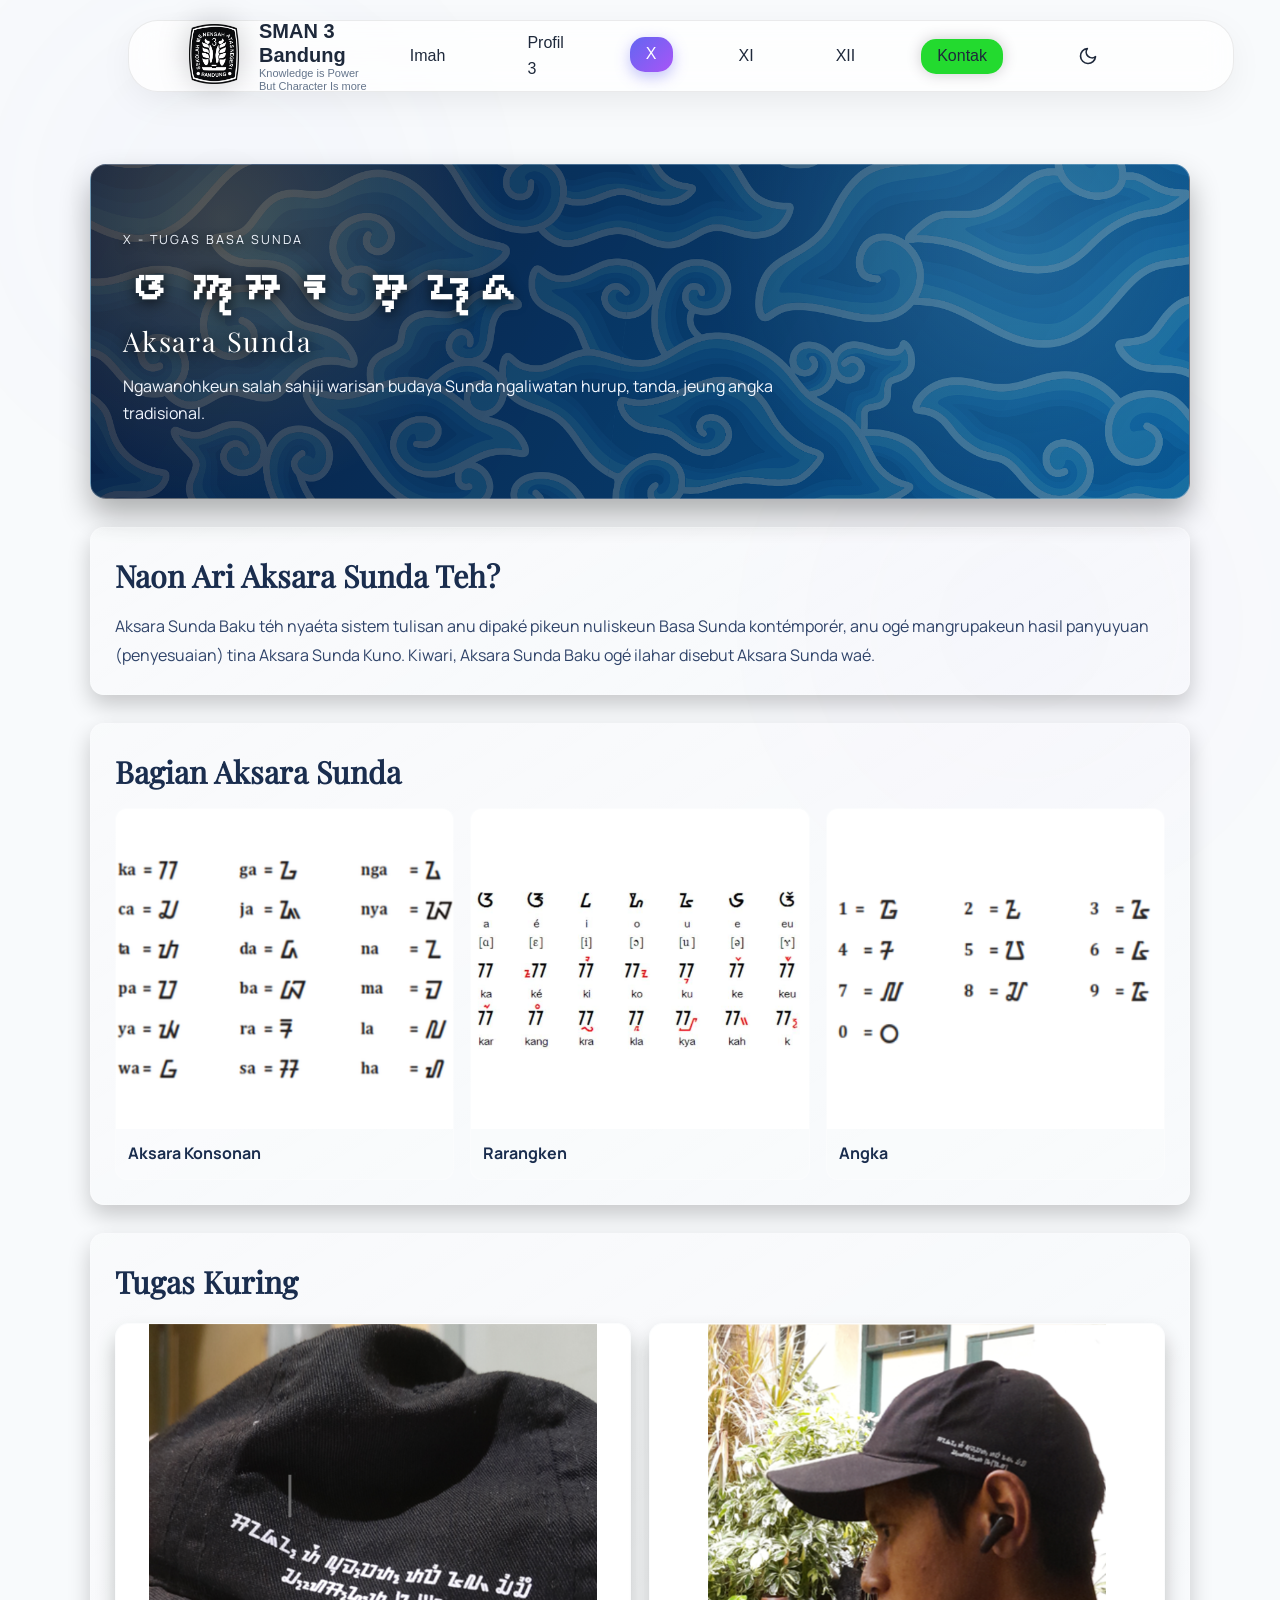
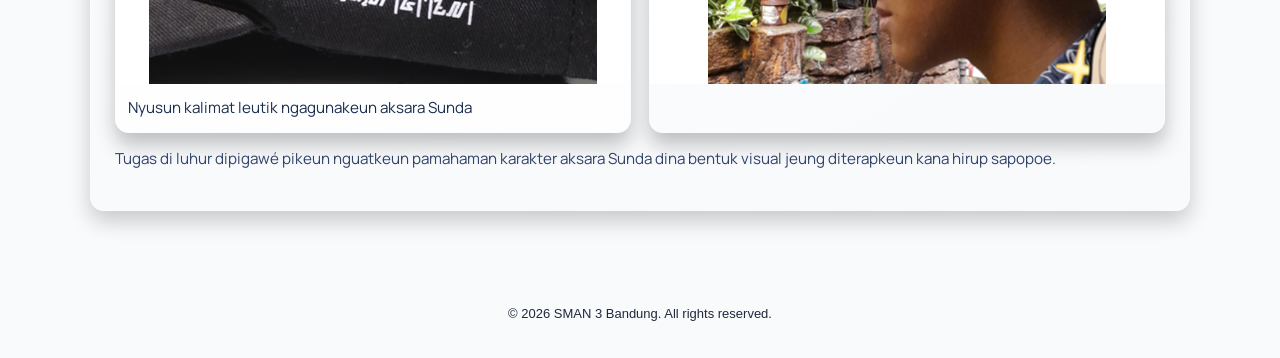
<file: aksara-sunda.html>
<!DOCTYPE html>
<html lang="id">
<head>
  <meta charset="UTF-8">
  <meta name="viewport" content="width=device-width, initial-scale=1.0">
  <title>SMAN 3 Bandung - Aksara Sunda</title>
  <link rel="stylesheet" href="style.css">
  <link rel="stylesheet" href="css/premium.css">
  <link rel="stylesheet" href="css/babad.css">
  <link rel="stylesheet" href="css/aksara-sunda.css">
  <link rel="icon" type="image/x-icon" href="pics/logo sman3.png">
  <script src="darkmode.js" defer></script>
  <script src="sekrip.js" defer></script>
  <script src="js/skrip.js" defer></script>
  <script src="js/head.js" defer></script>
</head>

<body>
  <div class="bg-container">
    <div class="h"></div>
    <div class="v"></div>
    <div class="glow-orb orb-1"></div>
    <div class="glow-orb orb-2"></div>
  </div>

  <header class="header" style="position: fixed;">
    <div class="brand">
      <a href="index.html"><img class="logo" src="pics/logo sman3.png" alt="logo sman3"></a>
      <div>
        <h1>SMAN 3 Bandung</h1>
        <p>Knowledge is Power But Character Is more</p>
      </div>
    </div>

    <nav class="navbar">
      <ul>
        <li><a href="index.html">Imah</a></li>
        <li>
          <a>Profil 3</a>
          <ul>
            <li><a href="sejarah.html">Sajarah</a></li>
            <li><a href="guru.html">Guru jeung Staf</a></li>
            <li><a href="Visi-misi.html">Visi jeung Misi</a></li>
            <li><a href="hymne-mars.html">Hymne & Mars</a></li>
          </ul>
        </li>
        <li>
          <a class="aktip">X</a>
          <ul>
            <li><a href="babad.html">Babad</a></li>
            <li><a href="aksara-sunda.html" class="aktip">Aksara Sunda</a></li>
            <li><a href="sajak.html">Sajak</a></li>
            <li><a href="biantara.html">Biantara</a></li>
          </ul>
        </li>
        <li>
          <a>XI</a>
          <ul>
            <li><a href="warta.html">Warta</a></li>
          </ul>
        </li>
        <li><a>XII</a></li>
        <li><a href="kontak.html" class="kontak">Kontak</a></li>
        <li><a href="#" onclick="toggleTheme()" id="theme-toggle" class="theme-btn-icon"></a></li>
      </ul>
    </nav>
    <div class="hamburger" onclick="toggleMenu()">
      <span class="bar"></span>
      <span class="bar"></span>
      <span class="bar"></span>
    </div>
  </header>

  <main class="aksara-page container">
    <section class="aksara-hero">
      <p class="babad-tag">X - Tugas Basa Sunda</p>
      <h1>ᮃᮊ᮪ᮞᮛ ᮞᮥᮔ᮪ᮓ</h1>
      <h2>Aksara Sunda</h2>
      <p>Ngawanohkeun salah sahiji warisan budaya Sunda ngaliwatan hurup, tanda, jeung angka tradisional.</p>
    </section>

    <section class="aksara-section">
      <h2>Naon Ari Aksara Sunda Teh?</h2>
      <p>
        Aksara Sunda Baku téh nyaéta sistem tulisan anu dipaké pikeun nuliskeun Basa Sunda kontémporér, anu ogé mangrupakeun hasil panyuyuan (penyesuaian) tina Aksara Sunda Kuno. Kiwari, Aksara Sunda Baku ogé ilahar disebut Aksara Sunda waé.
      </p>
    </section>

    <section class="aksara-gallery">
      <h2>Bagian Aksara Sunda</h2>
      <div class="aksara-grid">
        <article class="aksara-card">
          <img src="img/konsonan.png" alt="Aksara Konsonan">
          <h3>Aksara Konsonan</h3>
        </article>
        <article class="aksara-card">
          <img src="img/rarangken.png" alt="Rarangken">
          <h3>Rarangken</h3>
        </article>
        <article class="aksara-card">
          <img src="img/angka.png" alt="Angka Sunda">
          <h3>Angka</h3>
        </article>
      </div>
    </section>

    <section class="tugas-section">
      <h2>Tugas Kuring</h2>
      <div class="tugas-grid">
        <figure class="tugas-card">
          <img src="img/topi.png" alt="Tugas Aksara Sunda">
          <figcaption>Nyusun kalimat leutik ngagunakeun aksara Sunda</figcaption>
        </figure>
        <figure class="tugas-card">
          <img src="img/topi2.png" alt="Tugas Aksara Sunda">
          
        </figure>
      </div>
      <p class="tugas-note">Tugas di luhur dipigawé pikeun nguatkeun pamahaman karakter aksara Sunda dina bentuk visual jeung diterapkeun kana hirup sapopoe.</p>
    </section>
  </main>
  <footer>
    <p>&copy; 2026 SMAN 3 Bandung. All rights reserved.</p>
  </footer>
</body>
</html>
</file>
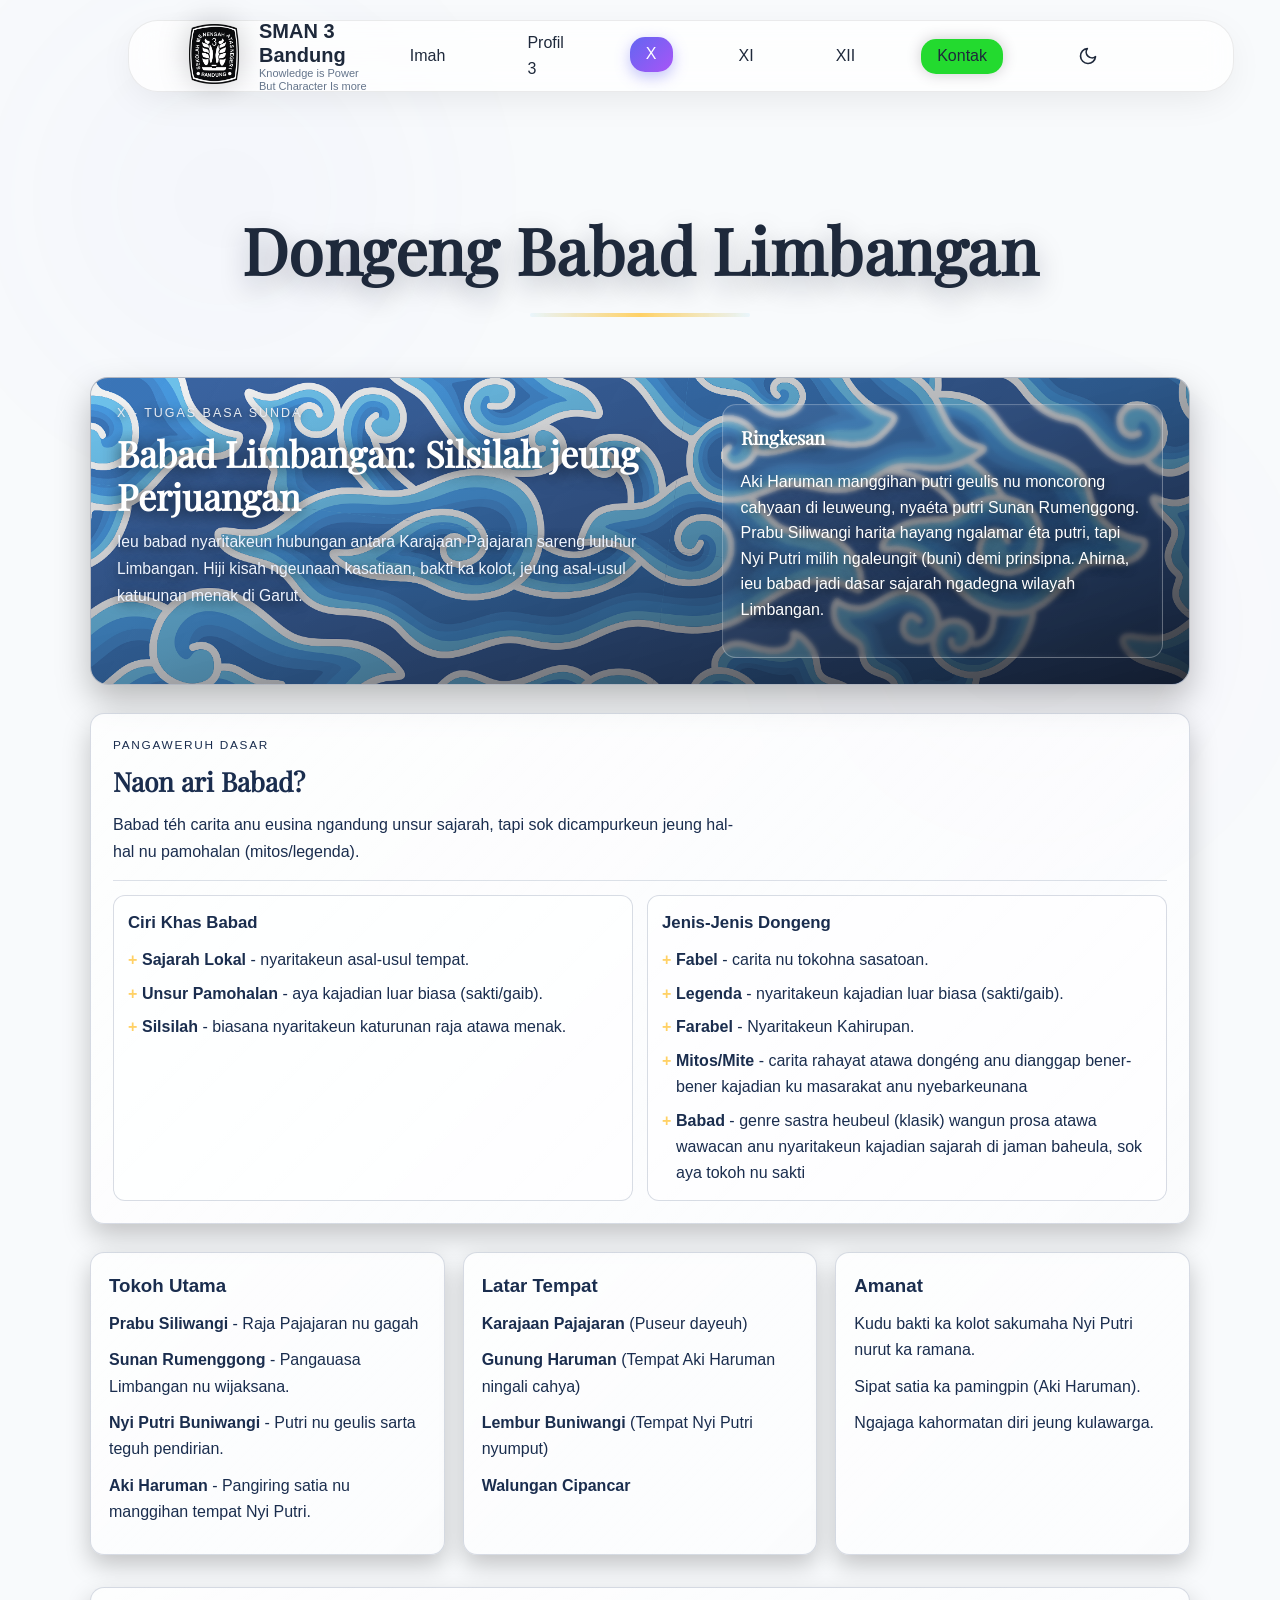
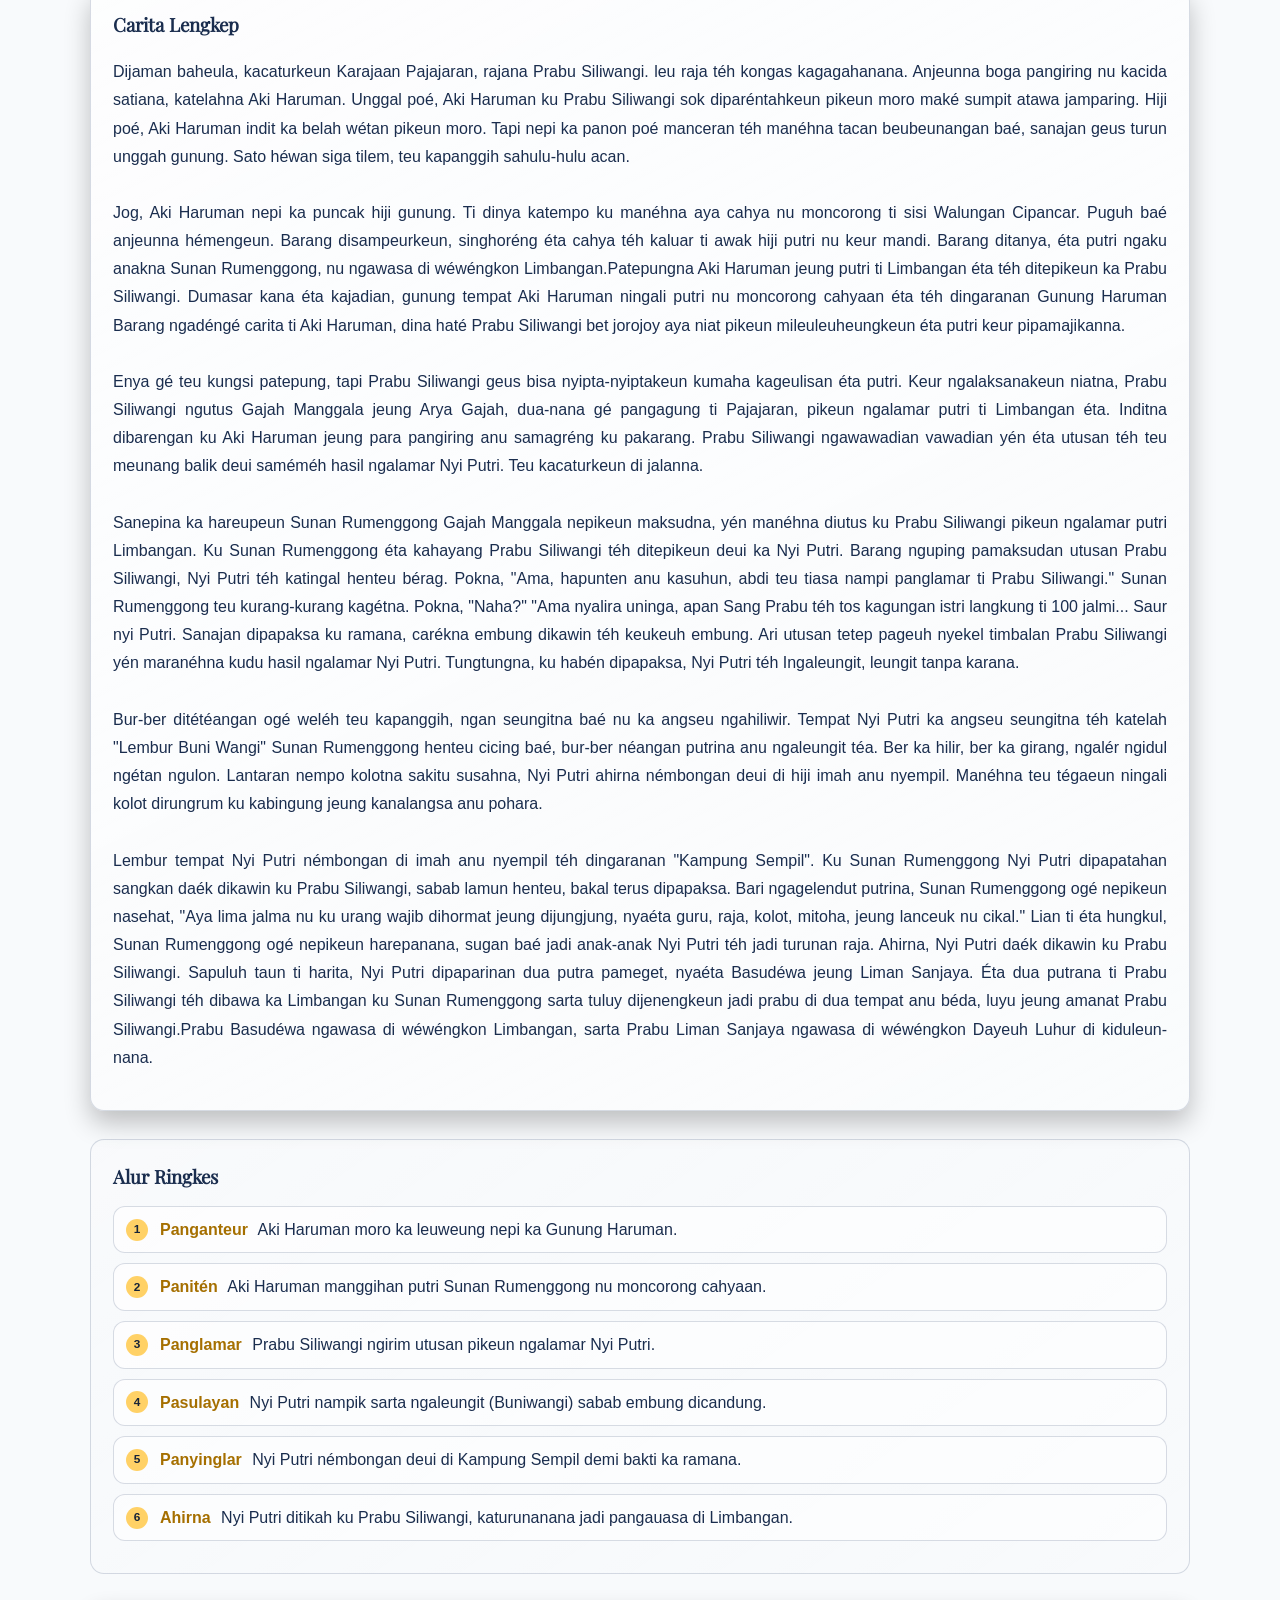
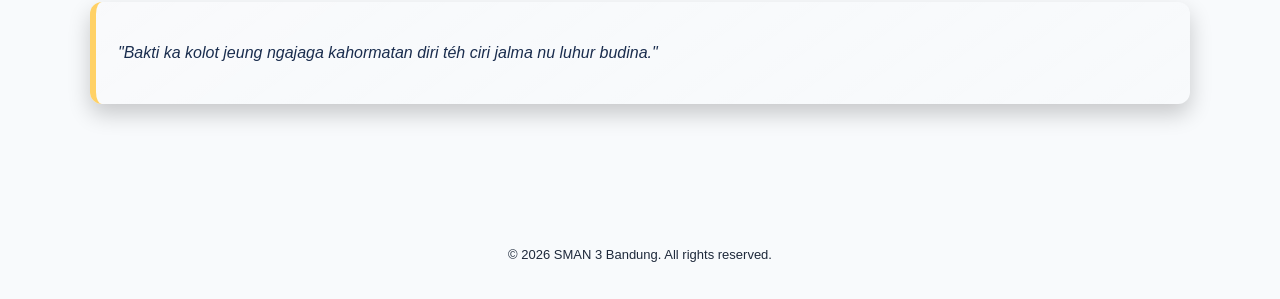
<file: babad.html>
<!DOCTYPE html>
<html lang="en">
<head>
    <meta charset="UTF-8">
    <meta name="viewport" content="width=device-width, initial-scale=1.0">
    <title>SMAN 3 Bandung - Dongeng Babad</title>
    <link rel="stylesheet" href="style.css">
    <link rel="stylesheet" href="css/premium.css">
    <link rel="stylesheet" href="css/owl.carousel.css">
    <link rel="stylesheet" href="css/owl.theme.default.css">
    <link rel="stylesheet" href="css/babad.css">
    <link rel="icon" type="image/x-icon" href="pics/logo sman3.png">
    <script src="darkmode.js" defer></script>
    <script src="sekrip.js" defer></script>
    <script src="js/skrip.js" defer></script>
    <script src="js/head.js" defer></script>
</head>

<body>
    <div class="bg-container">
        <div class="h"></div>
        <div class="v"></div>
        <div class="glow-orb orb-1"></div>
        <div class="glow-orb orb-2"></div>
    </div>

    <header class="header" style="position: fixed;">
        <div class="brand">
       <a href="index.html"><img class="logo" src="pics/logo sman3.png" alt="logo sman3"></a>
        <div>
            <h1>SMAN 3 Bandung</h1>
        <p>Knowledge is Power But Character Is more</p>
        </div>
    </div>

    <nav class="navbar">
        <ul>
            <li><a href="index.html">Imah</a></li>
            <li>
                <a>Profil 3</a>
                <ul>
                    <li><a href="sejarah.html">Sajarah</a></li>
                    <li><a href="guru.html">Guru jeung Staf</a></li>
                </ul>
            </li>
            <li>
                <a class="aktip">X</a>
                <ul>
                    <li><a href="babad.html" class="aktip">Babad</a></li>
                    <li><a href="aksara-sunda.html">Aksara Sunda</a></li>
                    <li><a href="sajak.html">Sajak</a></li>
                    <li><a href="biantara.html">Biantara</a></li>
                </ul>
            </li>
            <li>
                <a>XI</a>
                <ul>
                    <li><a href="warta.html">Warta</a></li>
                    <li><a href="wawacan.html">Wawacan</a></li>
                    <li><a href="sisindiran.html">Sisindiran</a></li>
                </ul>
            </li>
            <li><a>XII</a></li>
            <li><a href="kontak.html" class="kontak">Kontak</a></li>
            <li><a href="#" onclick="toggleTheme()" id="theme-toggle" class="theme-btn-icon"></a></li>
        </ul>
    </nav>
    <div class="hamburger" onclick="toggleMenu()">
        <span class="bar"></span>
        <span class="bar"></span>
        <span class="bar"></span>
    </div>
    </header>

    <h1 class="title-pg-babad">Dongeng Babad Limbangan</h1>
    <main class="container babad-container">
        <section class="babad-hero">
            <div class="hero-inner">
                <p class="babad-tag">X - Tugas Basa Sunda</p>
                <h2>Babad Limbangan: Silsilah jeung Perjuangan</h2>
                <p class="babad-lead">
                    Ieu babad nyaritakeun hubungan antara Karajaan Pajajaran sareng luluhur Limbangan. 
                    Hiji kisah ngeunaan kasatiaan, bakti ka kolot, jeung asal-usul katurunan menak di Garut.
                </p>
            </div>
            <div class="babad-hero-card">
                <h3>Ringkesan</h3>
                <p>
                    Aki Haruman manggihan putri geulis nu moncorong cahyaan di leuweung, nyaéta putri Sunan Rumenggong. 
                    Prabu Siliwangi harita hayang ngalamar éta putri, tapi Nyi Putri milih ngaleungit (buni) demi prinsipna. 
                    Ahirna, ieu babad jadi dasar sajarah ngadegna wilayah Limbangan.
                </p>
            </div>
        </section>

        <section class="babad-intro">
            <article class="babad-intro-box">
                <div class="babad-intro-head">
                    <p class="babad-intro-kicker">Pangaweruh Dasar</p>
                    <h3>Naon ari Babad?</h3>
                    <p class="babad-intro-lead">
                        Babad téh carita anu eusina ngandung unsur sajarah, tapi sok dicampurkeun jeung hal-hal nu pamohalan (mitos/legenda).
                    </p>
                </div>

                <div class="babad-intro-content">
                    <div class="babad-intro-panel">
                        <h4>Ciri Khas Babad</h4>
                        <ul class="babad-intro-list">
                            <li><strong>Sajarah Lokal</strong> - nyaritakeun asal-usul tempat.</li>
                            <li><strong>Unsur Pamohalan</strong> - aya kajadian luar biasa (sakti/gaib).</li>
                            <li><strong>Silsilah</strong> - biasana nyaritakeun katurunan raja atawa menak.</li>
                        </ul>
                    </div>
                    <div class="babad-intro-panel">
                        <h4>Jenis-Jenis Dongeng</h4>
                        <ul class="babad-intro-list">
                            <li><strong>Fabel</strong> - carita nu tokohna sasatoan.</li>
                            <li><strong>Legenda</strong> - nyaritakeun kajadian luar biasa (sakti/gaib).</li>
                            <li><strong>Farabel</strong> - Nyaritakeun Kahirupan.</li>
                            <li><strong>Mitos/Mite</strong> - carita rahayat atawa dongéng anu dianggap bener-bener kajadian ku masarakat anu nyebarkeunana</li>
                            <li><strong>Babad</strong> - genre sastra heubeul (klasik) wangun prosa atawa wawacan anu nyaritakeun kajadian sajarah di jaman baheula, sok aya tokoh nu sakti</li>
                        </ul>
                    </div>
                </div>
            </article>
        </section>

        <section class="babad-grid">
            <article class="babad-card">
                <h3>Tokoh Utama</h3>
                <ul class="babad-list">
                    <li><strong>Prabu Siliwangi</strong> - Raja Pajajaran nu gagah</li>
                    <li><strong>Sunan Rumenggong</strong> - Pangauasa Limbangan nu wijaksana.</li>
                    <li><strong>Nyi Putri Buniwangi</strong> - Putri nu geulis sarta teguh pendirian.</li>
                    <li><strong>Aki Haruman</strong> - Pangiring satia nu manggihan tempat Nyi Putri.</li>
                </ul>
            </article>
            <article class="babad-card">
                <h3>Latar Tempat</h3>
                <ul class="babad-list">
                    <li><strong>Karajaan Pajajaran</strong> (Puseur dayeuh)</li>
                    <li><strong>Gunung Haruman</strong> (Tempat Aki Haruman ningali cahya)</li>
                    <li><strong>Lembur Buniwangi</strong> (Tempat Nyi Putri nyumput)</li>
                    <li><strong>Walungan Cipancar</strong></li>
                </ul>
            </article>
            <article class="babad-card">
                <h3>Amanat</h3>
                <ul class="babad-list">
                    <li>Kudu bakti ka kolot sakumaha Nyi Putri nurut ka ramana.</li>
                    <li>Sipat satia ka pamingpin (Aki Haruman).</li>
                    <li>Ngajaga kahormatan diri jeung kulawarga.</li>
                </ul>
            </article>
        </section>

        <section class="babad-story">
            <h3>Carita Lengkep</h3>
            <p>
                Dijaman baheula, kacaturkeun Karajaan Pajajaran, rajana Prabu Siliwangi. leu raja téh kongas kagagahanana. Anjeunna boga pangiring nu kacida satiana, katelahna Aki Haruman. Unggal poé, Aki Haruman ku Prabu Siliwangi sok diparéntahkeun pikeun moro maké sumpit atawa jamparing. Hiji poé, Aki Haruman indit ka belah wétan pikeun moro. Tapi nepi ka panon poé manceran téh manéhna tacan beubeunangan baé, sanajan geus turun unggah gunung. Sato héwan siga tilem, teu kapanggih sahulu-hulu acan. <br><br> Jog, Aki Haruman nepi ka puncak hiji gunung. Ti dinya katempo ku manéhna aya cahya nu moncorong ti sisi Walungan Cipancar. Puguh baé anjeunna hémengeun. Barang disampeurkeun, singhoréng éta cahya téh kaluar ti awak hiji putri nu keur mandi. Barang ditanya, éta putri ngaku anakna Sunan Rumenggong, nu ngawasa di wéwéngkon Limbangan.Patepungna Aki Haruman jeung putri ti Limbangan éta téh ditepikeun ka Prabu Siliwangi. Dumasar kana éta kajadian, gunung tempat Aki Haruman ningali putri nu moncorong cahyaan éta téh dingaranan Gunung Haruman Barang ngadéngé carita ti Aki Haruman, dina haté Prabu Siliwangi bet jorojoy aya niat pikeun mileuleuheungkeun éta putri keur pipamajikanna.<br><br> Enya gé teu kungsi patepung, tapi Prabu Siliwangi geus bisa nyipta-nyiptakeun kumaha kageulisan éta putri. Keur ngalaksanakeun niatna, Prabu Siliwangi ngutus Gajah Manggala jeung Arya Gajah, dua-nana gé pangagung ti Pajajaran, pikeun ngalamar putri ti Limbangan éta. Inditna dibarengan ku Aki Haruman jeung para pangiring anu samagréng ku pakarang. Prabu Siliwangi ngawawadian vawadian yén éta utusan téh teu meunang balik deui saméméh hasil ngalamar Nyi Putri. Teu kacaturkeun di jalanna. <br> <br> Sanepina ka hareupeun Sunan Rumenggong Gajah Manggala nepikeun maksudna, yén manéhna diutus ku Prabu Siliwangi pikeun ngalamar putri Limbangan. Ku Sunan Rumenggong éta kahayang Prabu Siliwangi téh ditepikeun deui ka Nyi Putri. Barang nguping pamaksudan utusan Prabu Siliwangi, Nyi Putri téh katingal henteu bérag. Pokna, "Ama, hapunten anu kasuhun, abdi teu tiasa nampi panglamar ti Prabu Siliwangi." Sunan Rumenggong teu kurang-kurang kagétna. Pokna, "Naha?" "Ama nyalira uninga, apan Sang Prabu téh tos kagungan istri langkung ti 100 jalmi... Saur nyi Putri. Sanajan dipapaksa ku ramana, carékna embung dikawin téh keukeuh embung. Ari utusan tetep pageuh nyekel timbalan Prabu Siliwangi yén maranéhna kudu hasil ngalamar Nyi Putri. Tungtungna, ku habén dipapaksa, Nyi Putri téh Ingaleungit, leungit tanpa karana. <br> <br> Bur-ber ditétéangan ogé weléh teu kapanggih, ngan seungitna baé nu ka angseu ngahiliwir. Tempat Nyi Putri ka angseu seungitna téh katelah "Lembur Buni Wangi" Sunan Rumenggong henteu cicing baé, bur-ber néangan putrina anu ngaleungit téa. Ber ka hilir, ber ka girang, ngalér ngidul ngétan ngulon. Lantaran nempo kolotna sakitu susahna, Nyi Putri ahirna némbongan deui di hiji imah anu nyempil. Manéhna teu tégaeun ningali kolot dirungrum ku kabingung jeung kanalangsa anu pohara. <br> <br> Lembur tempat Nyi Putri némbongan di imah anu nyempil téh dingaranan "Kampung Sempil". Ku Sunan Rumenggong Nyi Putri dipapatahan sangkan daék dikawin ku Prabu Siliwangi, sabab lamun henteu, bakal terus dipapaksa. Bari ngagelendut putrina, Sunan Rumenggong ogé nepikeun nasehat, "Aya lima jalma nu ku urang wajib dihormat jeung dijungjung, nyaéta guru, raja, kolot, mitoha, jeung lanceuk nu cikal." Lian ti éta hungkul, Sunan Rumenggong ogé nepikeun harepanana, sugan baé jadi anak-anak Nyi Putri téh jadi turunan raja. Ahirna, Nyi Putri daék dikawin ku Prabu Siliwangi. Sapuluh taun ti harita, Nyi Putri dipaparinan dua putra pameget, nyaéta Basudéwa jeung Liman Sanjaya. Éta dua putrana ti Prabu Siliwangi téh dibawa ka Limbangan ku Sunan Rumenggong sarta tuluy dijenengkeun jadi prabu di dua tempat anu béda, luyu jeung amanat Prabu Siliwangi.Prabu Basudéwa ngawasa di wéwéngkon Limbangan, sarta Prabu Liman Sanjaya ngawasa di wéwéngkon Dayeuh Luhur di kiduleun-nana.
            </p>
        </section>

        <section class="babad-timeline">
            <h3>Alur Ringkes </h3>
            <ol>
                <li><span>Panganteur</span> Aki Haruman moro ka leuweung nepi ka Gunung Haruman.</li>
                <li><span>Panitén</span> Aki Haruman manggihan putri Sunan Rumenggong nu moncorong cahyaan.</li>
                <li><span>Panglamar</span> Prabu Siliwangi ngirim utusan pikeun ngalamar Nyi Putri.</li>
                <li><span>Pasulayan</span> Nyi Putri nampik sarta ngaleungit (Buniwangi) sabab embung dicandung.</li>
                <li><span>Panyinglar</span> Nyi Putri némbongan deui di Kampung Sempil demi bakti ka ramana.</li>
                <li><span>Ahirna</span> Nyi Putri ditikah ku Prabu Siliwangi, katurunanana jadi pangauasa di Limbangan.</li>
            </ol>
        </section>

        <section class="babad-quote">
            <p>
                "Bakti ka kolot jeung ngajaga kahormatan diri téh ciri jalma nu luhur budina."
            </p>
        </section>
    </main>

    <footer>
        <p>&copy; 2026 SMAN 3 Bandung. All rights reserved.</p>
    </footer>
</body>
</html>
</file>
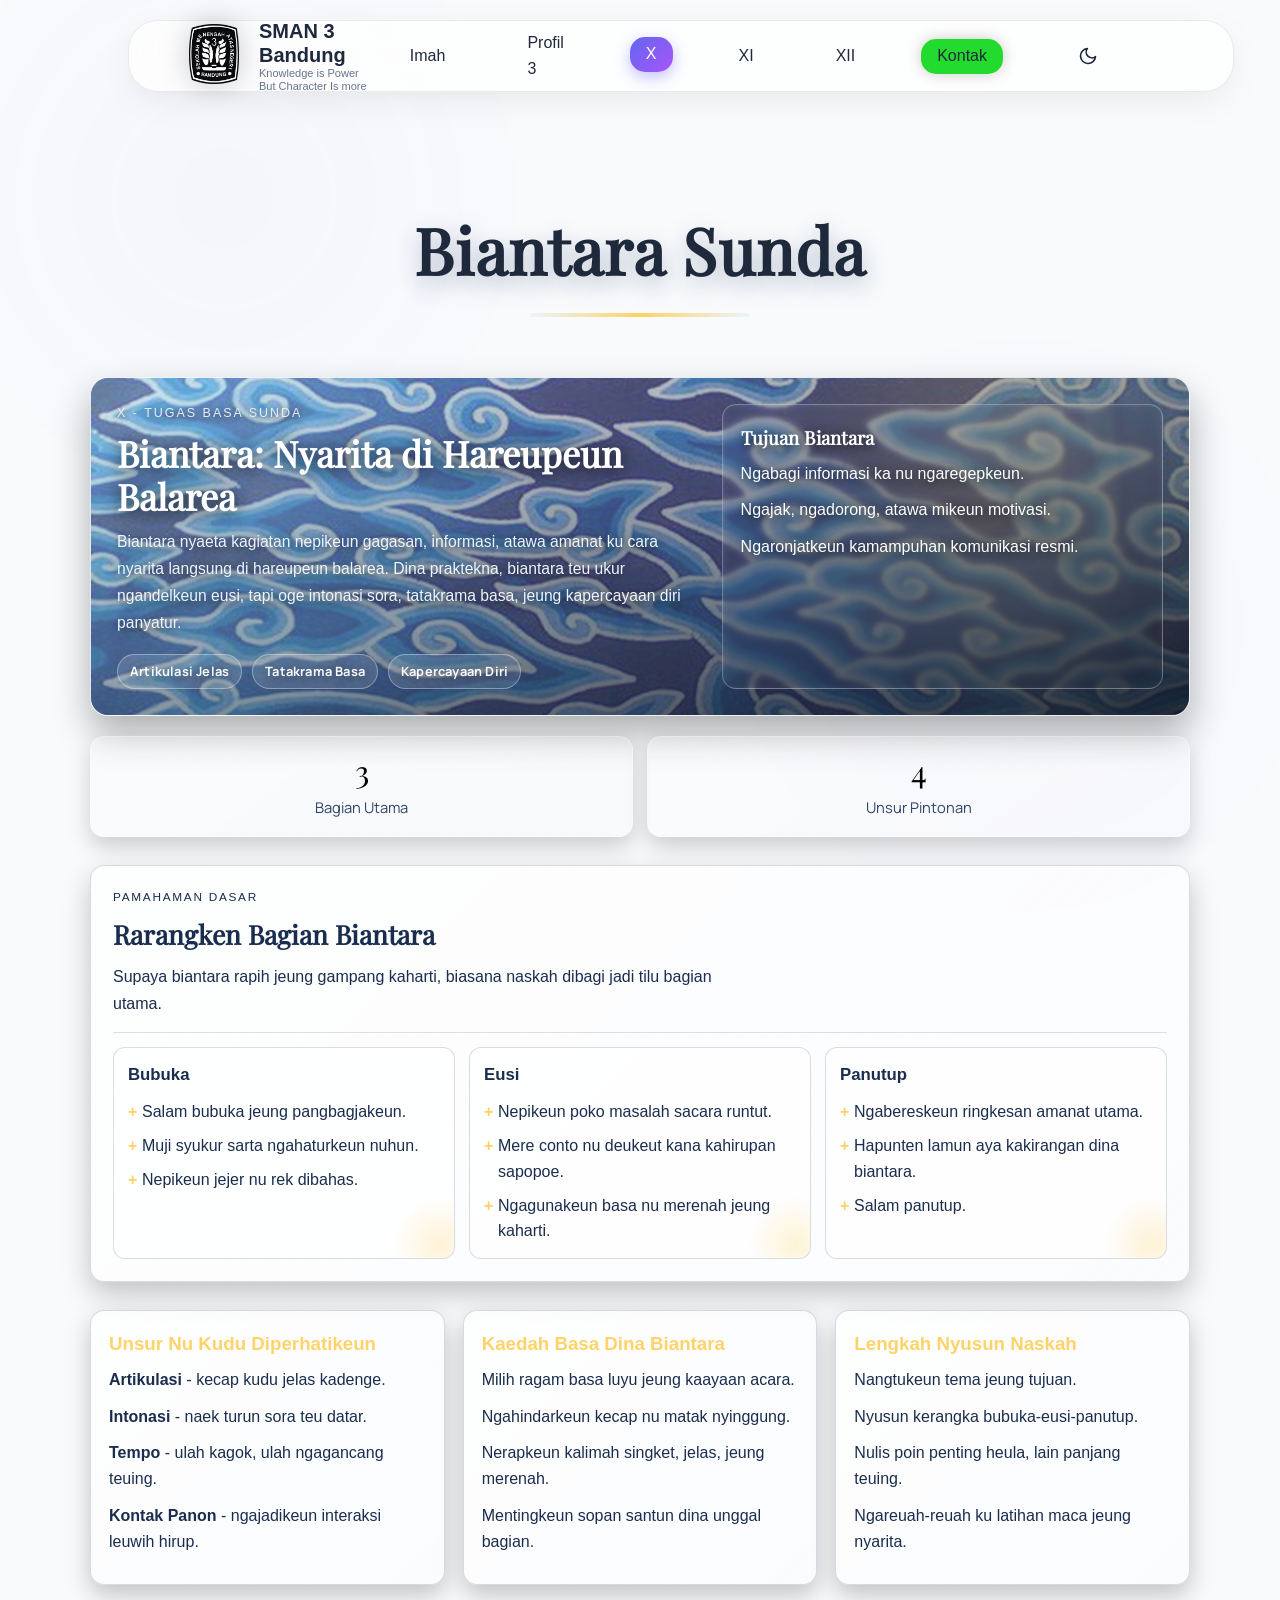
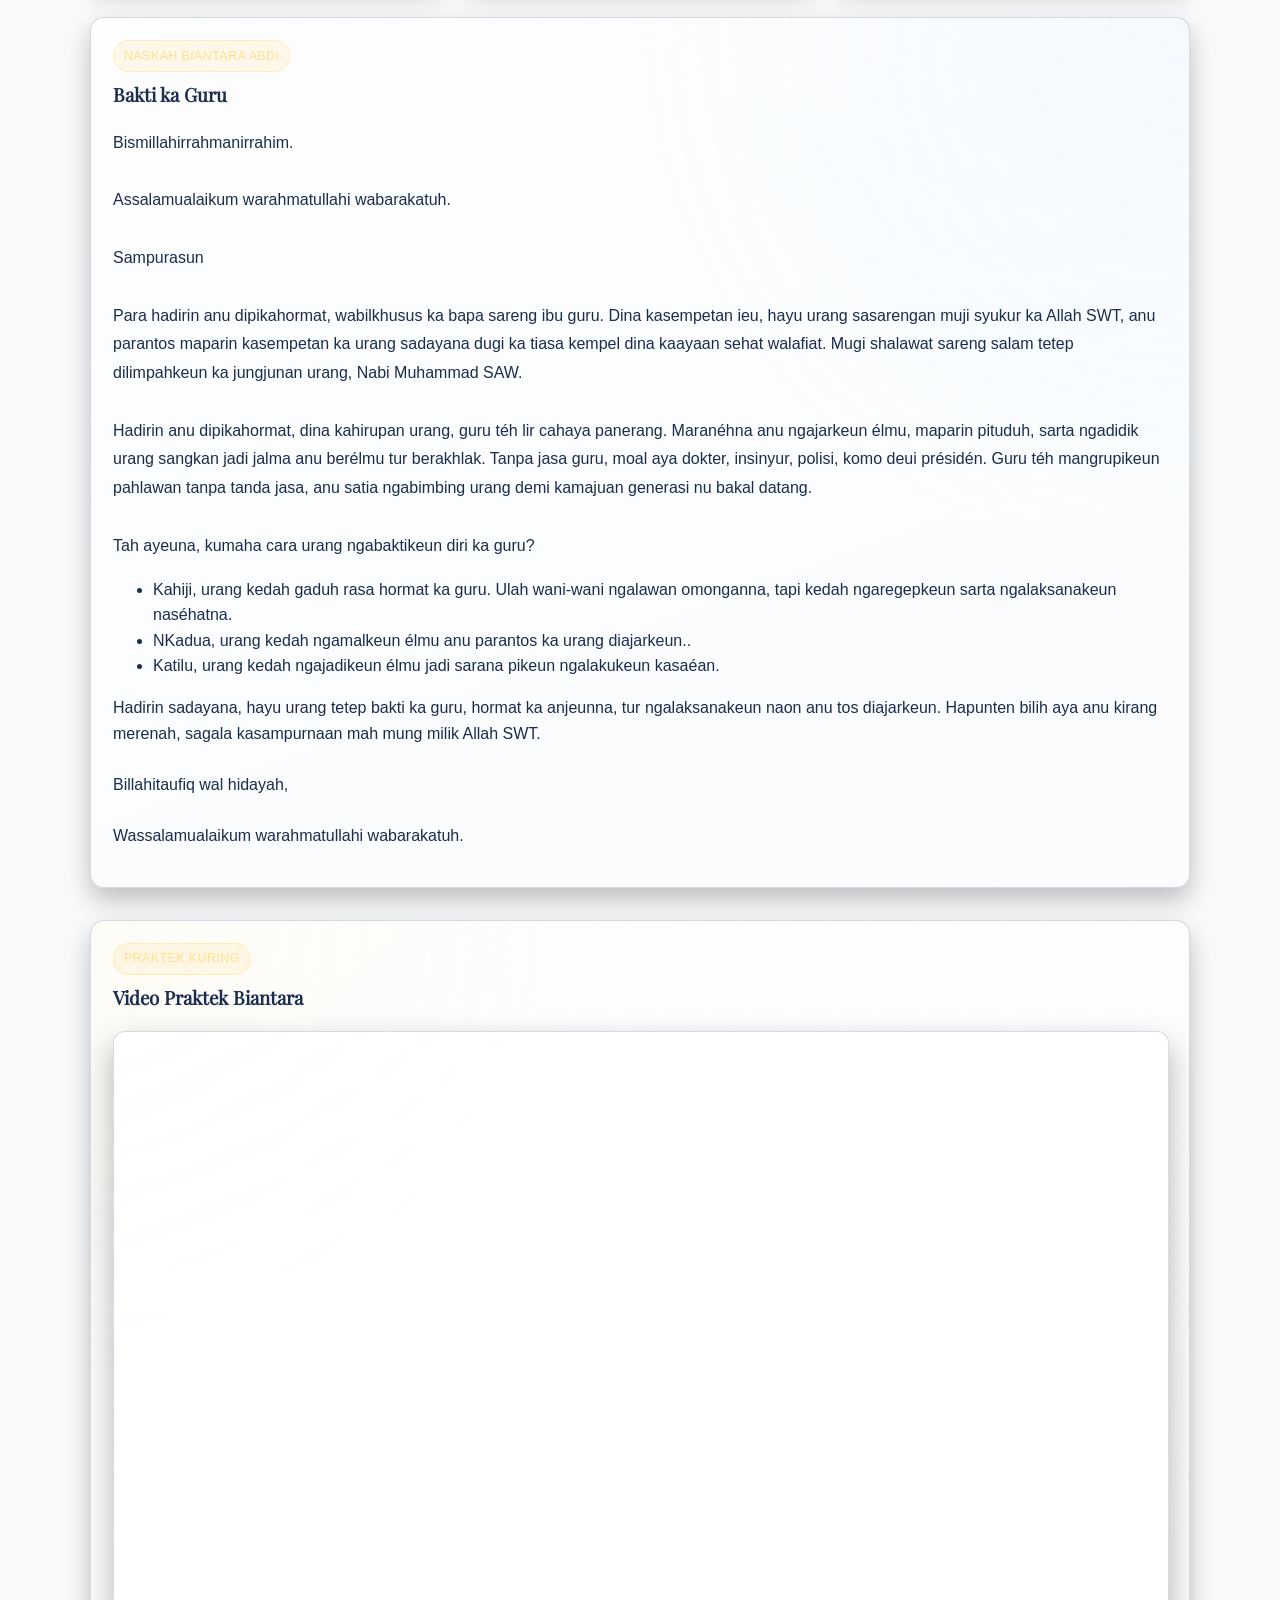
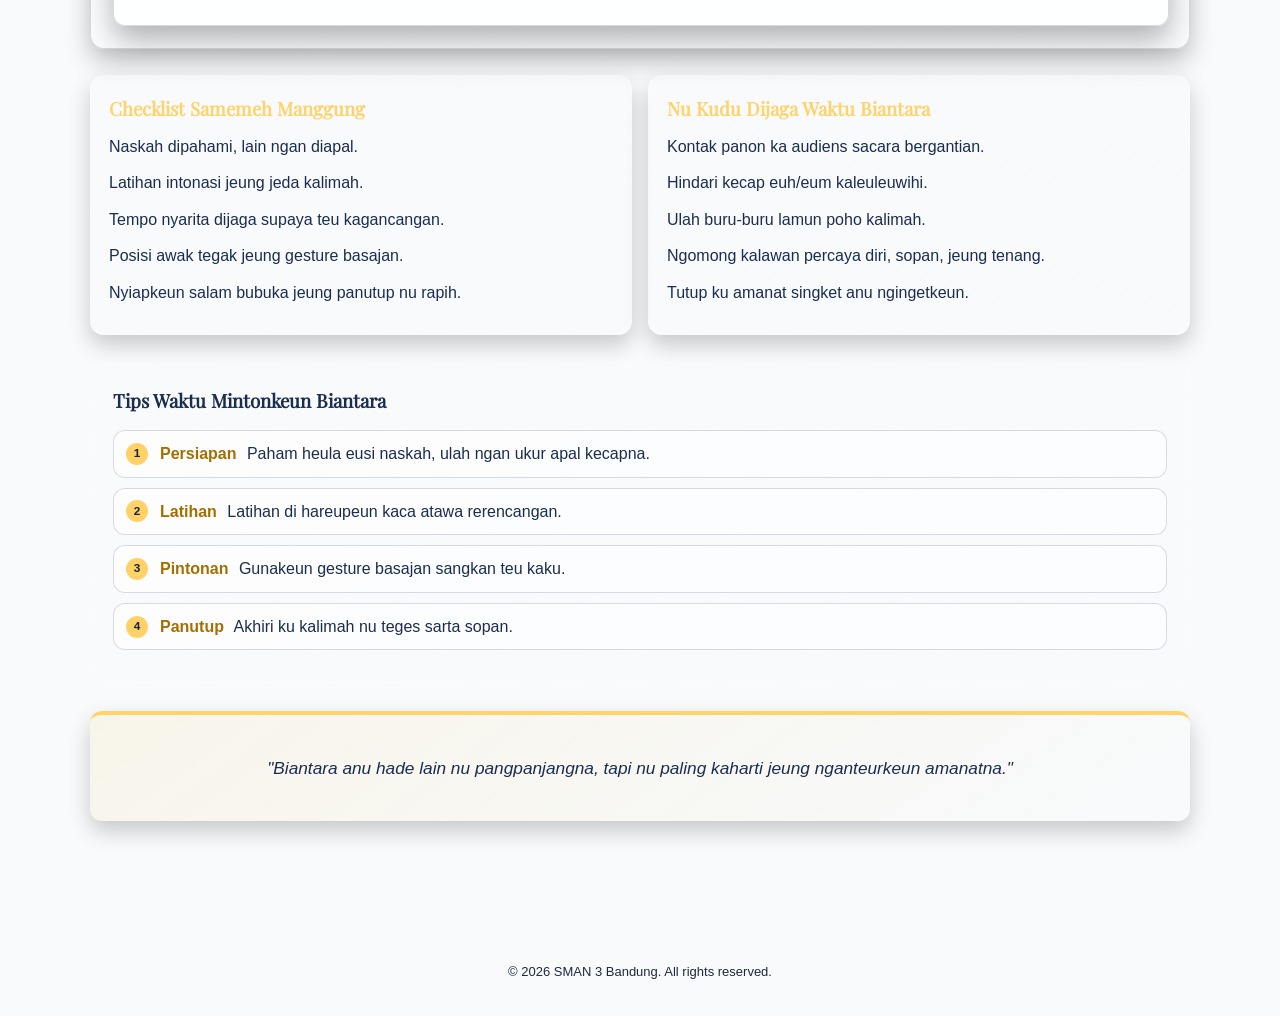
<file: biantara.html>
<!DOCTYPE html>
<html lang="id">
<head>
  <meta charset="UTF-8">
  <meta name="viewport" content="width=device-width, initial-scale=1.0">
  <title>SMAN 3 Bandung - Biantara Sunda</title>
  <link rel="stylesheet" href="style.css">
  <link rel="stylesheet" href="css/premium.css">
  <link rel="stylesheet" href="css/biantara.css">
  <link rel="icon" type="image/x-icon" href="pics/logo sman3.png">
  <script src="darkmode.js" defer></script>
  <script src="sekrip.js" defer></script>
  <script src="js/skrip.js" defer></script>
  <script src="js/head.js" defer></script>
</head>

<body>
  <div class="bg-container">
    <div class="h"></div>
    <div class="v"></div>
    <div class="glow-orb orb-1"></div>
    <div class="glow-orb orb-2"></div>
  </div>

  <header class="header" style="position: fixed;">
    <div class="brand">
      <a href="index.html"><img class="logo" src="pics/logo sman3.png" alt="logo sman3"></a>
      <div>
        <h1>SMAN 3 Bandung</h1>
        <p>Knowledge is Power But Character Is more</p>
      </div>
    </div>

    <nav class="navbar">
      <ul>
        <li><a href="index.html">Imah</a></li>
        <li>
          <a>Profil 3</a>
          <ul>
            <li><a href="sejarah.html">Sajarah</a></li>
            <li><a href="guru.html">Guru jeung Staf</a></li>
          </ul>
        </li>
        <li>
          <a class="aktip">X</a>
          <ul>
            <li><a href="babad.html">Babad</a></li>
            <li><a href="aksara-sunda.html">Aksara Sunda</a></li>
            <li><a href="sajak.html">Sajak</a></li>
            <li><a href="biantara.html" class="aktip">Biantara</a></li>
          </ul>
        </li>
        <li>
          <a>XI</a>
          <ul>
            <li><a href="warta.html">Warta</a></li>
            <li><a href="wawacan.html">Wawacan</a></li>
            <li><a href="sisindiran.html">Sisindiran</a></li>
          </ul>
        </li>
        <li><a>XII</a></li>
        <li><a href="kontak.html" class="kontak">Kontak</a></li>
        <li><a href="#" onclick="toggleTheme()" id="theme-toggle" class="theme-btn-icon"></a></li>
      </ul>
    </nav>
    <div class="hamburger" onclick="toggleMenu()">
      <span class="bar"></span>
      <span class="bar"></span>
      <span class="bar"></span>
    </div>
  </header>

  <h1 class="title-pg-babad biantara-title">Biantara Sunda</h1>
  <main class="container babad-container biantara-container">
    <section class="babad-hero biantara-hero">
      <div class="hero-inner">
        <p class="babad-tag">X - Tugas Basa Sunda</p>
        <h2>Biantara: Nyarita di Hareupeun Balarea</h2>
        <p class="babad-lead">
          Biantara nyaeta kagiatan nepikeun gagasan, informasi, atawa amanat ku cara nyarita langsung di hareupeun balarea.
          Dina praktekna, biantara teu ukur ngandelkeun eusi, tapi oge intonasi sora, tatakrama basa, jeung kapercayaan diri panyatur.
        </p>
        <div class="biantara-chip-row">
          <span>Artikulasi Jelas</span>
          <span>Tatakrama Basa</span>
          <span>Kapercayaan Diri</span>
        </div>
      </div>
      <div class="babad-hero-card">
        <h3>Tujuan Biantara</h3>
        <ul class="babad-list">
          <li>Ngabagi informasi ka nu ngaregepkeun.</li>
          <li>Ngajak, ngadorong, atawa mikeun motivasi.</li>
          <li>Ngaronjatkeun kamampuhan komunikasi resmi.</li>
        </ul>
      </div>
    </section>

    <section class="biantara-metrics">
      <article class="metric-card">
        <p class="metric-value">3</p>
        <p class="metric-label">Bagian Utama</p>
      </article>
      <article class="metric-card">
        <p class="metric-value">4</p>
        <p class="metric-label">Unsur Pintonan</p>
      </article>
    </section>

    <section class="babad-intro">
      <article class="babad-intro-box">
        <div class="babad-intro-head">
          <p class="babad-intro-kicker">Pamahaman Dasar</p>
          <h3>Rarangken Bagian Biantara</h3>
          <p class="babad-intro-lead">
            Supaya biantara rapih jeung gampang kaharti, biasana naskah dibagi jadi tilu bagian utama.
          </p>
        </div>
        <div class="babad-intro-content">
          <div class="babad-intro-panel">
            <h4>Bubuka</h4>
            <ul class="babad-intro-list">
              <li>Salam bubuka jeung pangbagjakeun.</li>
              <li>Muji syukur sarta ngahaturkeun nuhun.</li>
              <li>Nepikeun jejer nu rek dibahas.</li>
            </ul>
          </div>
          <div class="babad-intro-panel">
            <h4>Eusi</h4>
            <ul class="babad-intro-list">
              <li>Nepikeun poko masalah sacara runtut.</li>
              <li>Mere conto nu deukeut kana kahirupan sapopoe.</li>
              <li>Ngagunakeun basa nu merenah jeung kaharti.</li>
            </ul>
          </div>
          <div class="babad-intro-panel">
            <h4>Panutup</h4>
            <ul class="babad-intro-list">
              <li>Ngabereskeun ringkesan amanat utama.</li>
              <li>Hapunten lamun aya kakirangan dina biantara.</li>
              <li>Salam panutup.</li>
            </ul>
          </div>
        </div>
      </article>
    </section>

    <section class="babad-grid biantara-grid">
      <article class="babad-card">
        <h3>Unsur Nu Kudu Diperhatikeun</h3>
        <ul class="babad-list">
          <li><strong>Artikulasi</strong> - kecap kudu jelas kadenge.</li>
          <li><strong>Intonasi</strong> - naek turun sora teu datar.</li>
          <li><strong>Tempo</strong> - ulah kagok, ulah ngagancang teuing.</li>
          <li><strong>Kontak Panon</strong> - ngajadikeun interaksi leuwih hirup.</li>
        </ul>
      </article>
      <article class="babad-card">
        <h3>Kaedah Basa Dina Biantara</h3>
        <ul class="babad-list">
          <li>Milih ragam basa luyu jeung kaayaan acara.</li>
          <li>Ngahindarkeun kecap nu matak nyinggung.</li>
          <li>Nerapkeun kalimah singket, jelas, jeung merenah.</li>
          <li>Mentingkeun sopan santun dina unggal bagian.</li>
        </ul>
      </article>
      <article class="babad-card">
        <h3>Lengkah Nyusun Naskah</h3>
        <ul class="babad-list">
          <li>Nangtukeun tema jeung tujuan.</li>
          <li>Nyusun kerangka bubuka-eusi-panutup.</li>
          <li>Nulis poin penting heula, lain panjang teuing.</li>
          <li>Ngareuah-reuah ku latihan maca jeung nyarita.</li>
        </ul>
      </article>
    </section>

    <section class="babad-story biantara-example">
      <p class="example-kicker">Naskah Biantara Abdi</p>
      <h3>Bakti ka Guru</h3>
      <p>
        Bismillahirrahmanirrahim.<br><br>
        Assalamualaikum warahmatullahi wabarakatuh.<br><br>
        Sampurasun<br><br>
        Para hadirin anu dipikahormat, wabilkhusus ka bapa sareng ibu guru. Dina kasempetan ieu, hayu urang sasarengan muji syukur ka Allah SWT, anu parantos maparin kasempetan ka urang sadayana dugi ka tiasa kempel dina kaayaan sehat walafiat. Mugi shalawat sareng salam tetep dilimpahkeun ka jungjunan urang, Nabi Muhammad SAW.<br><br>
        Hadirin anu dipikahormat, dina kahirupan urang, guru téh lir cahaya panerang. Maranéhna anu ngajarkeun élmu, maparin pituduh, sarta ngadidik urang sangkan jadi jalma anu berélmu tur berakhlak. Tanpa jasa guru, moal aya dokter, insinyur, polisi, komo deui présidén. Guru téh mangrupikeun pahlawan tanpa tanda jasa, anu satia ngabimbing urang demi kamajuan generasi nu bakal datang.<br><br>
        Tah ayeuna, kumaha cara urang ngabaktikeun diri ka guru?
        <ul>
          <li>Kahiji, urang kedah gaduh rasa hormat ka guru. Ulah wani-wani ngalawan omonganna, tapi kedah ngaregepkeun sarta ngalaksanakeun naséhatna.</li>
          <li>NKadua, urang kedah ngamalkeun élmu anu parantos ka urang diajarkeun..</li>
          <li>Katilu, urang kedah ngajadikeun élmu jadi sarana pikeun ngalakukeun kasaéan.</li>
        </ul>
        Hadirin sadayana, hayu urang tetep bakti ka guru, hormat ka anjeunna, tur ngalaksanakeun naon anu tos diajarkeun. Hapunten bilih aya anu kirang merenah, sagala kasampurnaan mah mung milik Allah SWT.<br><br>
        Billahitaufiq wal hidayah,<br><br>
        Wassalamualaikum warahmatullahi wabarakatuh.
      </p>
    </section>

    <section class="babad-story biantara-video">
      <p class="example-kicker">Praktek Kuring</p>
      <h3>Video Praktek Biantara</h3>
      
      <div class="biantara-video-frame">
        <iframe width="883" height="505" src="https://www.youtube.com/embed/1hXhnN4ZXV0" title="Praktek biantara" frameborder="0" allow="accelerometer; autoplay; clipboard-write; encrypted-media; gyroscope; picture-in-picture; web-share" referrerpolicy="strict-origin-when-cross-origin" allowfullscreen></iframe>
      </div>
    </section>

    <section class="biantara-checklist">
      <article class="checklist-card">
        <h3>Checklist Samemeh Manggung</h3>
        <ul class="babad-list">
          <li>Naskah dipahami, lain ngan diapal.</li>
          <li>Latihan intonasi jeung jeda kalimah.</li>
          <li>Tempo nyarita dijaga supaya teu kagancangan.</li>
          <li>Posisi awak tegak jeung gesture basajan.</li>
          <li>Nyiapkeun salam bubuka jeung panutup nu rapih.</li>
        </ul>
      </article>
      <article class="checklist-card">
        <h3>Nu Kudu Dijaga Waktu Biantara</h3>
        <ul class="babad-list">
          <li>Kontak panon ka audiens sacara bergantian.</li>
          <li>Hindari kecap euh/eum kaleuleuwihi.</li>
          <li>Ulah buru-buru lamun poho kalimah.</li>
          <li>Ngomong kalawan percaya diri, sopan, jeung tenang.</li>
          <li>Tutup ku amanat singket anu ngingetkeun.</li>
        </ul>
      </article>
    </section>

    <section class="babad-timeline">
      <h3>Tips Waktu Mintonkeun Biantara</h3>
      <ol>
        <li><span>Persiapan</span> Paham heula eusi naskah, ulah ngan ukur apal kecapna.</li>
        <li><span>Latihan</span> Latihan di hareupeun kaca atawa rerencangan.</li>
        <li><span>Pintonan</span> Gunakeun gesture basajan sangkan teu kaku.</li>
        <li><span>Panutup</span> Akhiri ku kalimah nu teges sarta sopan.</li>
      </ol>
    </section>

    <section class="babad-quote">
      <p>"Biantara anu hade lain nu pangpanjangna, tapi nu paling kaharti jeung nganteurkeun amanatna."</p>
    </section>
  </main>

  <footer>
    <p>&copy; 2026 SMAN 3 Bandung. All rights reserved.</p>
  </footer>
</body>
</html>
</file>
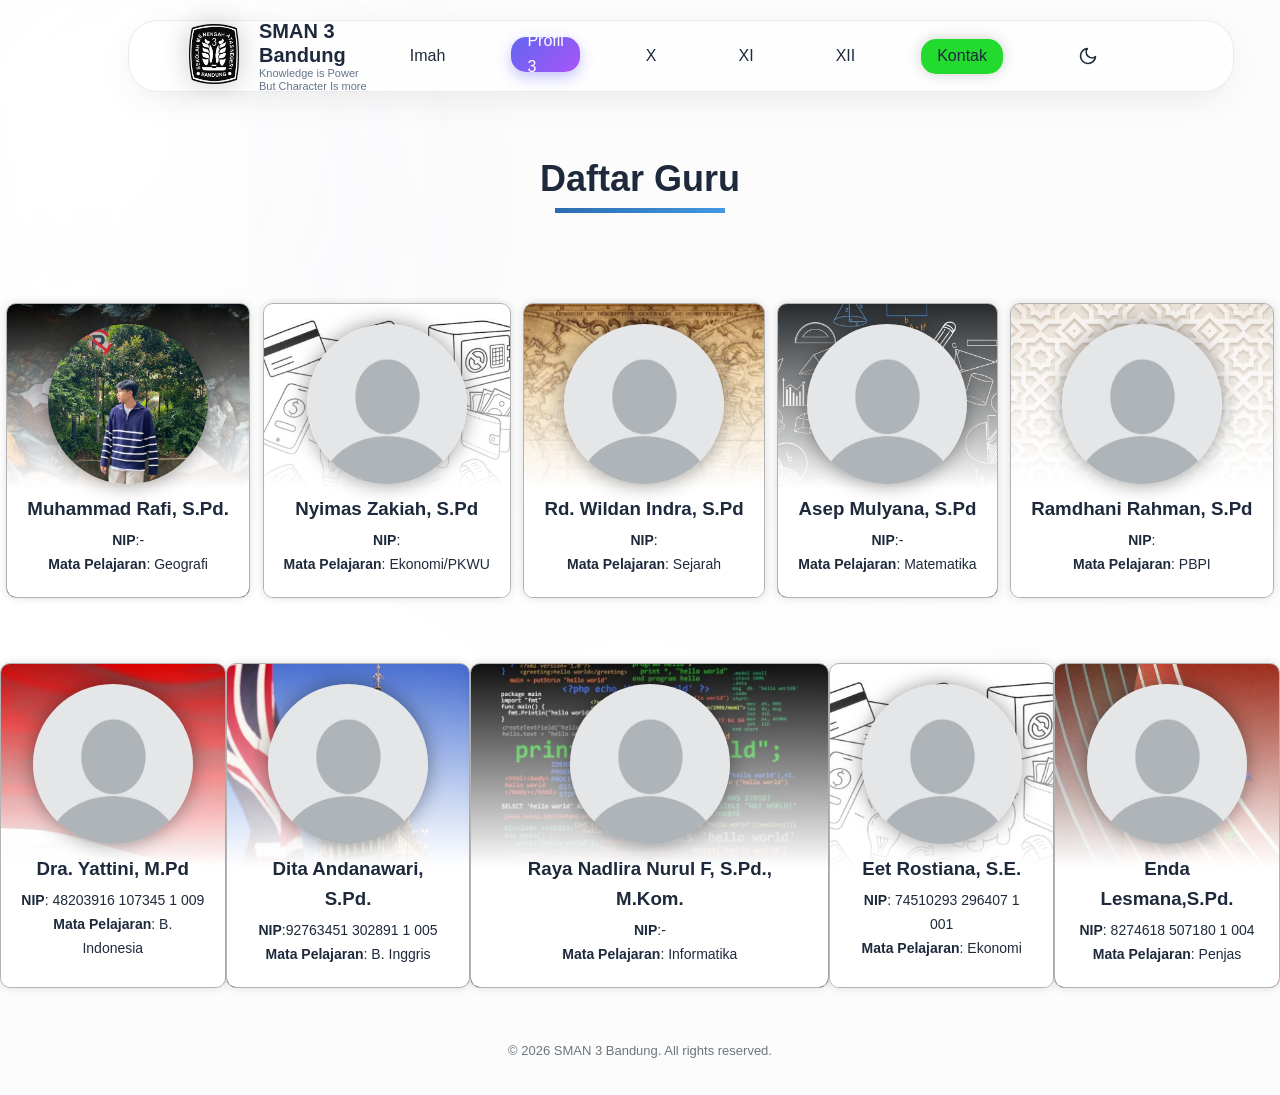
<file: guru.html>
<!DOCTYPE html>
<html lang="id-ID">
<head>
    <meta charset="UTF-8">
    <meta name="viewport" content="width=device-width, initial-scale=1.0">
    <title>SMAN 3 Bandung - Guru</title>
    <link rel="stylesheet" href="style.css">
    <link rel="stylesheet" href="css/premium.css">
    <link rel="stylesheet" href="css/guru.css">
    <link rel="stylesheet" href="css/owl.carousel.css">
    <link rel="stylesheet" href="css/owl.theme.default.css">
    <link rel="icon" type="image/x-icon" href="pics/logo sman3.png">
    
    <script src="darkmode.js" defer></script>
    <script src="sekrip.js" defer></script>
    <script src="js/skrip.js" defer></script>
    <script src="js/head.js" defer></script>
</head>

<body>
    <div class="bg-container">
        <div class="h"></div>
        <div class="v"></div>
        <div class="glow-orb orb-1"></div>
        <div class="glow-orb orb-2"></div>
    </div>

    <header class="header" style="position: fixed;">
        <div class="brand">
       <a href="index.html"><img class="logo" src="pics/logo sman3.png" alt="logo sman3"></a>
        <div>
            <h1>SMAN 3 Bandung</h1>
        <p>Knowledge is Power But Character Is more</p>
        </div>
    </div>

    <nav class="navbar">
        <ul>
            <li><a href="index.html">Imah</a></li>
            <li>
                <a class="aktip">Profil 3</a>
                <ul>
                    <li><a href="sejarah.html">Sajarah</a></li>
                    <li><a href="guru.html" class="aktip">Guru jeung Staf</a></li>
                    <li><a href="Visi-misi.html">Visi jeung Misi</a></li>
                    <li><a href="hymne-mars.html">Hymne & Mars</a></li>
                </ul>
            </li>
            <li>
                <a>X</a>
                <ul>
                    <li><a href="babad.html">Babad</a></li>
                    <li><a href="aksara-sunda.html">Aksara Sunda</a></li>
                    <li><a href="sajak.html">Sajak</a></li>
                    <li><a href="biantara.html">Biantara</a></li>
                </ul>
            </li>
            <li>
                <a>XI</a>
                <ul>
                    <li><a href="warta.html">Warta</a></li>
                </ul>
            </li>
            <li><a>XII</a></li>
            <li><a href="kontak.html" class="kontak">Kontak</a></li>
            <li><a href="#" onclick="toggleTheme()" id="theme-toggle" class="theme-btn-icon"></a></li>
        </ul>
    </nav>
    <div class="hamburger" onclick="toggleMenu()">
        <span class="bar"></span>
        <span class="bar"></span>
        <span class="bar"></span>
    </div>
    </header>
    
    <main>
    <!--Section berita-->
     <h2 class="title-daftar">Daftar Guru</h2>
   <br>
    <section class="guru"> 
            <article class="artikel2 geo">
                <a href="https://www.instagram.com/rafimzk?utm_source=ig_web_button_share_sheet&igsh=ZDNlZDc0MzIxNw=="><img class="foto-guru" src="img/Rafi GEO.png" alt="foto-guru"></a>
                <h3>Muhammad Rafi, S.Pd.</h3>
                <p><span>NIP</span>:-</p>
                <p><span>Mata Pelajaran</span>: Geografi</p>
            </article>
            <article class="artikel2 eko">
                <a href="#"><img class="foto-guru" src="pics/pp default.jpg" alt="foto-guru"></a>
                <h3>Nyimas Zakiah, S.Pd</h3>
                <p><span>NIP</span>:</p>
                <p><span>Mata Pelajaran</span>: Ekonomi/PKWU </p>
            </article>
            <article class="artikel2 sejarah">
                <a href="#"><img class="foto-guru" src="pics/pp default.jpg" alt="foto-guru"></a>
                <h3>Rd. Wildan Indra, S.Pd</h3>
                <p><span>NIP</span>:</p>
                <p><span>Mata Pelajaran</span>: Sejarah</p>
            </article>
            <article class="artikel2 matematika" >
                <a href="#"><img class="foto-guru" src="pics/pp default.jpg" alt="foto-guru"></a>
                <h3> Asep Mulyana, S.Pd</h3>
                <p><span>NIP</span>:-</p>
                <p><span>Mata Pelajaran</span>: Matematika</p>
            </article>
            <article class="artikel2 ag">
                <a href="#"><img class="foto-guru" src="pics/pp default.jpg" alt="foto-guru"></a>
                <h3>Ramdhani Rahman, S.Pd</h3>
                <p><span>NIP</span>:</p>
                <p><span>Mata Pelajaran</span>: PBPI</p>
            </article>

    </section>
    <br>
    <section class="guru">
        <article class="artikel2 indo">
            <a href="#"><img src="pics/pp default.jpg" alt="foto-guru"></a>
            <h3>Dra. Yattini, M.Pd</h3>
            <p><span>NIP</span>: 48203916 107345 1 009</p>
            <p><span>Mata Pelajaran</span>: B. Indonesia</p>
        </article>
        <article class="artikel2 IG">
            <a href="#"><img class="foto-guru" src="pics/pp default.jpg" alt="foto-guru"></a>
            <h3>Dita Andanawari, S.Pd.</h3>
            <p><span>NIP</span>:92763451 302891 1 005</p>
            <p><span>Mata Pelajaran</span>: B. Inggris</p>
        </article>
        <article class="artikel2 IF">
            <a href="#"><img class="foto-guru" src="pics/pp default.jpg" alt="foto-guru"></a>
            <h3>Raya Nadlira Nurul F, S.Pd., M.Kom.</h3>
            <p><span>NIP</span>:-</p>
            <p><span>Mata Pelajaran</span>: Informatika</p>
        </article>
        <article class="artikel2 eko">
            <a href="#"><img class="foto-guru" src="pics/pp default.jpg" alt="foto-guru"></a>
            <h3>Eet Rostiana, S.E.</h3>
            <p><span>NIP</span>: 74510293 296407 1 001</p>
            <p><span>Mata Pelajaran</span>: Ekonomi</p>
        </article>
        <article class="artikel2 pj">
            <a href="#"><img class="foto-guru" src="pics/pp default.jpg" alt="foto-guru"></a>
            <h3>Enda Lesmana,S.Pd.</h3>
            <p><span>NIP</span>: 8274618 507180 1 004</p>
            <p><span>Mata Pelajaran</span>: Penjas</p>
        </article>
    </section>
    </main>
    <footer>
    <p>&copy; 2026 SMAN 3 Bandung. All rights reserved.</p>
</footer>
</body>
</html>
</file>
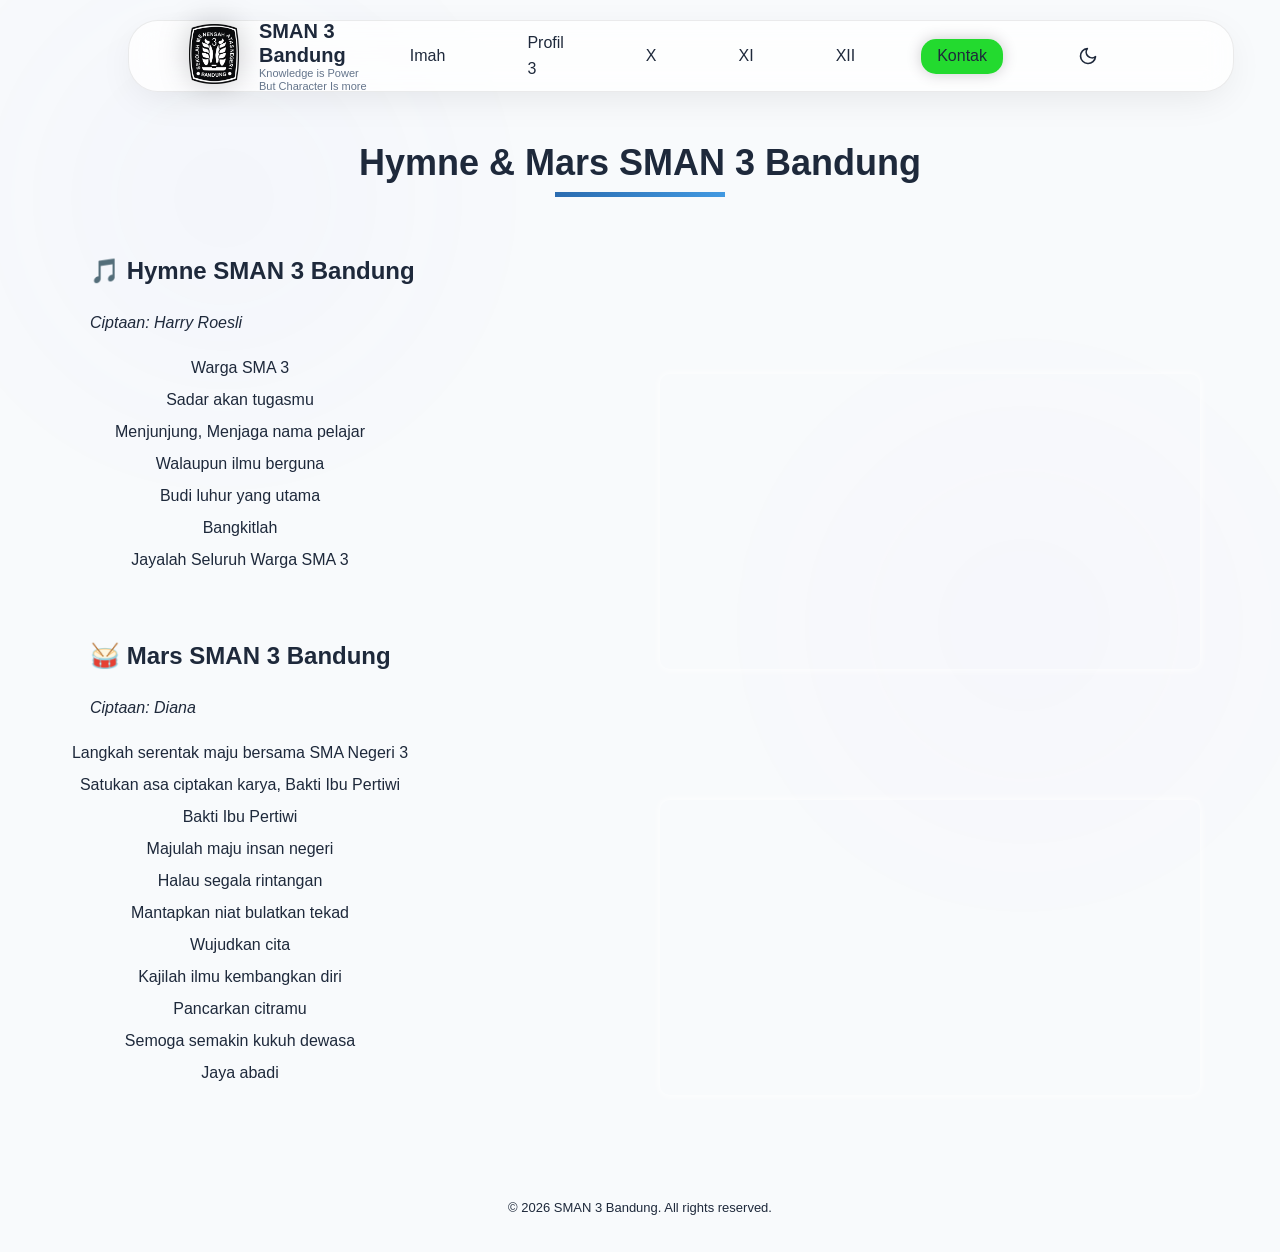
<file: hymne-mars.html>
<!DOCTYPE html>
<html lang="id">
<head>
  <meta charset="UTF-8">
  <meta name="viewport" content="width=device-width, initial-scale=1.0">
  <title>SMAN 3 Bandung - Hymne & Mars</title>
  <link rel="stylesheet" href="style.css">
  <link rel="stylesheet" href="css/premium.css">
  <link rel="icon" type="image/x-icon" href="pics/logo sman3.png">
  <script src="darkmode.js" defer></script>
  <script src="sekrip.js" defer></script>
  <script src="js/skrip.js" defer></script>
  <script src="js/head.js" defer></script>
</head>
<body>
  <div class="bg-container">
    <div class="h"></div>
    <div class="v"></div>
    <div class="glow-orb orb-1"></div>
    <div class="glow-orb orb-2"></div>
  </div>

  <header class="header" style="position: fixed;">
    <div class="brand">
      <a href="index.html"><img class="logo" src="pics/logo sman3.png" alt="logo sman3"></a>
      <div>
        <h1>SMAN 3 Bandung</h1>
        <p>Knowledge is Power But Character Is more</p>
      </div>
    </div>

    <nav class="navbar">
      <ul>
        <li><a href="index.html">Imah</a></li>
        <li>
          <a>Profil 3</a>
          <ul>
            <li><a href="sejarah.html">Sajarah</a></li>
            <li><a href="guru.html">Guru jeung Staf</a></li>
          </ul>
        </li>
        <li>
          <a>X</a>
          <ul>
            <li><a href="babad.html">Babad</a></li>
            <li><a href="Visi-misi.html">Aksara Sunda</a></li>
            <li><a href="sajak.html">Sajak</a></li>
            <li><a href="biantara.html">Biantara</a></li>
          </ul>
        </li>
        <li>
          <a>XI</a>
          <ul>
            <li><a href="warta.html">Warta</a></li>
          </ul>
        </li>
        <li><a>XII</a></li>
        <li><a href="kontak.html" class="kontak">Kontak</a></li>
        <li><a href="#" onclick="toggleTheme()" id="theme-toggle" class="theme-btn-icon"></a></li>
      </ul>
    </nav>
    <div class="hamburger" onclick="toggleMenu()">
      <span class="bar"></span>
      <span class="bar"></span>
      <span class="bar"></span>
    </div>
  </header>

  <!-- Main Content -->
  <main class="container" id="hymne-mars">
    <h1 class="title-daftar">Hymne & Mars SMAN 3 Bandung</h1>
    
    <section class="lagu">
      <h2>🎵 Hymne SMAN 3 Bandung</h2>
      <p><em>Ciptaan: Harry Roesli</em></p>
      <div class="lirik">
        <p>
          Warga SMA 3<br>
          Sadar akan tugasmu<br>
          Menjunjung, Menjaga nama pelajar<br>
          Walaupun ilmu berguna<br>
          Budi luhur yang utama<br>
          Bangkitlah<br>
          Jayalah Seluruh Warga SMA 3<br>
        </p>
      </div>
      <iframe width="540" height="295" src="https://www.youtube.com/embed/bFMwBaqg7Uc?si=0vYwtF4btPW3AK45" title="YouTube video player" frameborder="0" allow="accelerometer; autoplay; clipboard-write; encrypted-media; gyroscope; picture-in-picture; web-share" referrerpolicy="strict-origin-when-cross-origin" allowfullscreen class="hymne-media"></iframe>
    </section>
    <br>
    <section>
      <h2>🥁 Mars SMAN 3 Bandung</h2>
      <p><em>Ciptaan: Diana</em></p>
      <div class="lirik">
        <p>
          Langkah serentak maju bersama SMA Negeri 3<br>
          Satukan asa ciptakan karya, Bakti Ibu Pertiwi<br>
          Bakti Ibu Pertiwi<br>
          Majulah maju insan negeri<br>
          Halau segala rintangan<br>
          Mantapkan niat bulatkan tekad<br>
          Wujudkan cita<br>
          Kajilah ilmu kembangkan diri<br>
          Pancarkan citramu<br>
          Semoga semakin kukuh dewasa<br>
          Jaya abadi<br>
        </p>
      </div>
      <iframe width="540" height="295" src="https://www.youtube.com/embed/9EQkMvZtyEY?si=j8zcHll7kbJl3rPa" title="YouTube video player" frameborder="0" allow="accelerometer; autoplay; clipboard-write; encrypted-media; gyroscope; picture-in-picture; web-share" referrerpolicy="strict-origin-when-cross-origin" allowfullscreen class="mars-media"></iframe>
    </section>
  </main>

  <footer>
    <p>&copy; 2026 SMAN 3 Bandung. All rights reserved.</p>
  </footer>
</body>
</html>
</file>
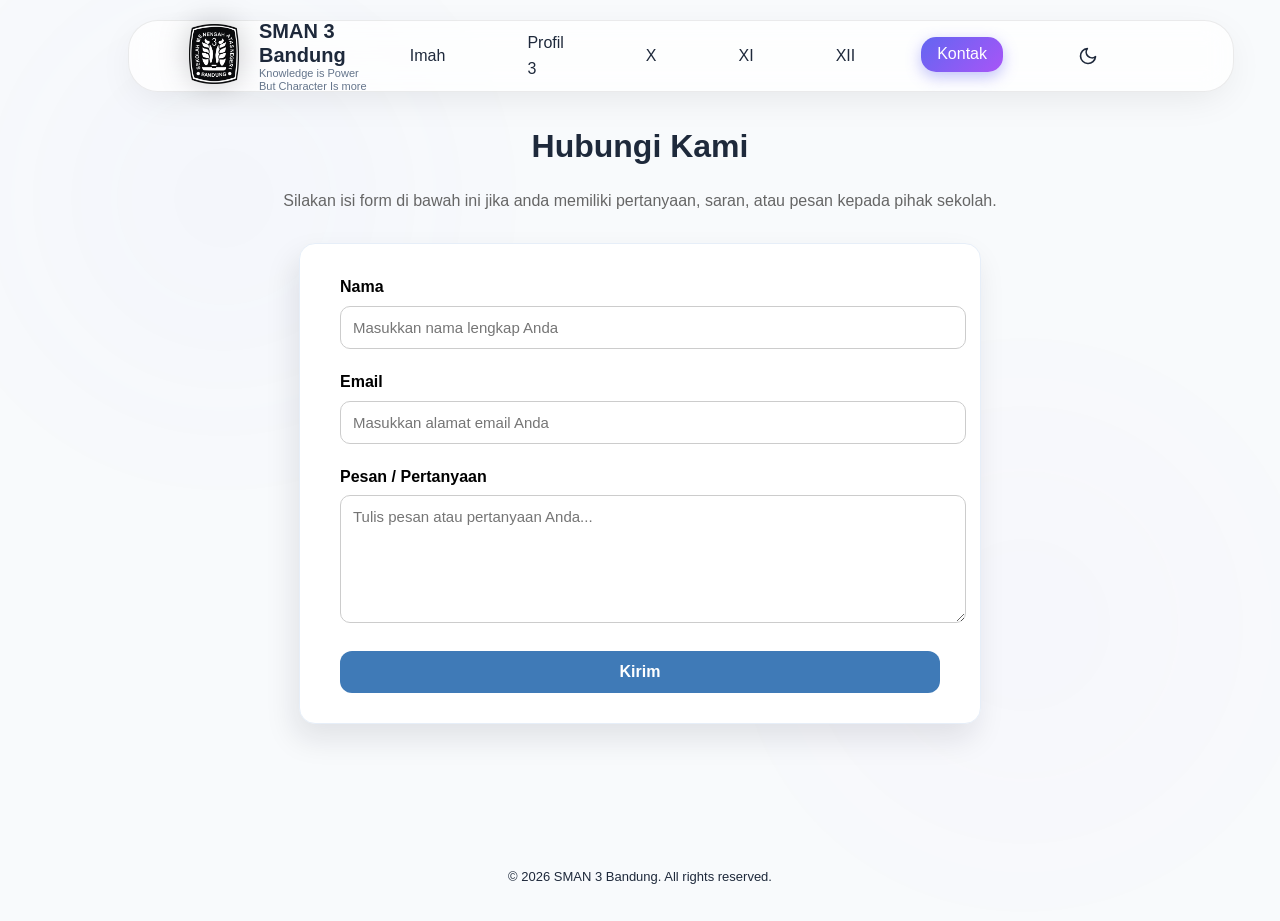
<file: kontak.html>
<!DOCTYPE html>
<html lang="id">
<head>
  <meta charset="UTF-8">
  <meta name="viewport" content="width=device-width, initial-scale=1.0">
  <title>SMAN 3 Bandung - Kontak</title>
  <link rel="stylesheet" href="style.css">
  <link rel="stylesheet" href="css/premium.css">
  <link rel="icon" type="image/x-icon" href="pics/logo sman3.png">
  <script src="darkmode.js" defer></script>
  <script src="sekrip.js" defer></script>
  <script src="js/skrip.js" defer></script>
  <script src="js/head.js" defer></script>
</head>
<body>
  <div class="bg-container">
    <div class="h"></div>
    <div class="v"></div>
    <div class="glow-orb orb-1"></div>
    <div class="glow-orb orb-2"></div>
  </div>

  <header class="header" style="position: fixed;">
    <div class="brand">
      <a href="index.html"><img class="logo" src="pics/logo sman3.png" alt="logo sman3"></a>
      <div>
        <h1>SMAN 3 Bandung</h1>
        <p>Knowledge is Power But Character Is more</p>
      </div>
    </div>

    <nav class="navbar">
      <ul>
        <li><a href="index.html">Imah</a></li>
        <li>
          <a>Profil 3</a>
          <ul>
            <li><a href="sejarah.html">Sajarah</a></li>
            <li><a href="guru.html">Guru jeung Staf</a></li>
          </ul>
        </li>
        <li>
          <a>X</a>
          <ul>
            <li><a href="babad.html">Babad</a></li>
            <li><a href="aksara-sunda.html">Aksara Sunda</a></li>
            <li><a href="sajak.html">Sajak</a></li>
            <li><a href="biantara.html">Biantara</a></li>
          </ul>
        </li>
        <li>
          <a>XI</a>
          <ul>
            <li><a href="warta.html">Warta</a></li>
            <li><a href="wawacan.html">Wawacan</a></li>
            <li><a href="sisindiran.html">Sisindiran</a></li>
          </ul>
        </li>
        <li><a>XII</a></li>
        <li><a href="kontak.html" class="kontak aktip">Kontak</a></li>
        <li><a href="#" onclick="toggleTheme()" id="theme-toggle" class="theme-btn-icon"></a></li>
      </ul>
    </nav>
    <div class="hamburger" onclick="toggleMenu()">
      <span class="bar"></span>
      <span class="bar"></span>
      <span class="bar"></span>
    </div>
  </header>
    
  <main class="container" id="kontak">
    <h2>Hubungi Kami</h2>
    <p class="yapping">Silakan isi form di bawah ini jika anda memiliki pertanyaan, saran, atau pesan kepada pihak sekolah.</p>

    <form class="contact-form">
      <label for="nama">Nama</label>
      <input type="text" id="nama" name="nama" placeholder="Masukkan nama lengkap Anda" required>

      <label for="email">Email</label>
      <input type="email" id="email" name="email" placeholder="Masukkan alamat email Anda" required>

      <label for="pesan">Pesan / Pertanyaan</label>
      <textarea id="pesan" name="pesan" rows="6" placeholder="Tulis pesan atau pertanyaan Anda..." required></textarea>

      <button type="submit" onclick="alert('Data telah dikonfirmasi!'); window.location.href='index.html';">Kirim</button>
    </form>
  </main>

  <footer>
      <p>&copy; 2026 SMAN 3 Bandung. All rights reserved.</p>
  </footer>
</body>
</html>
</file>
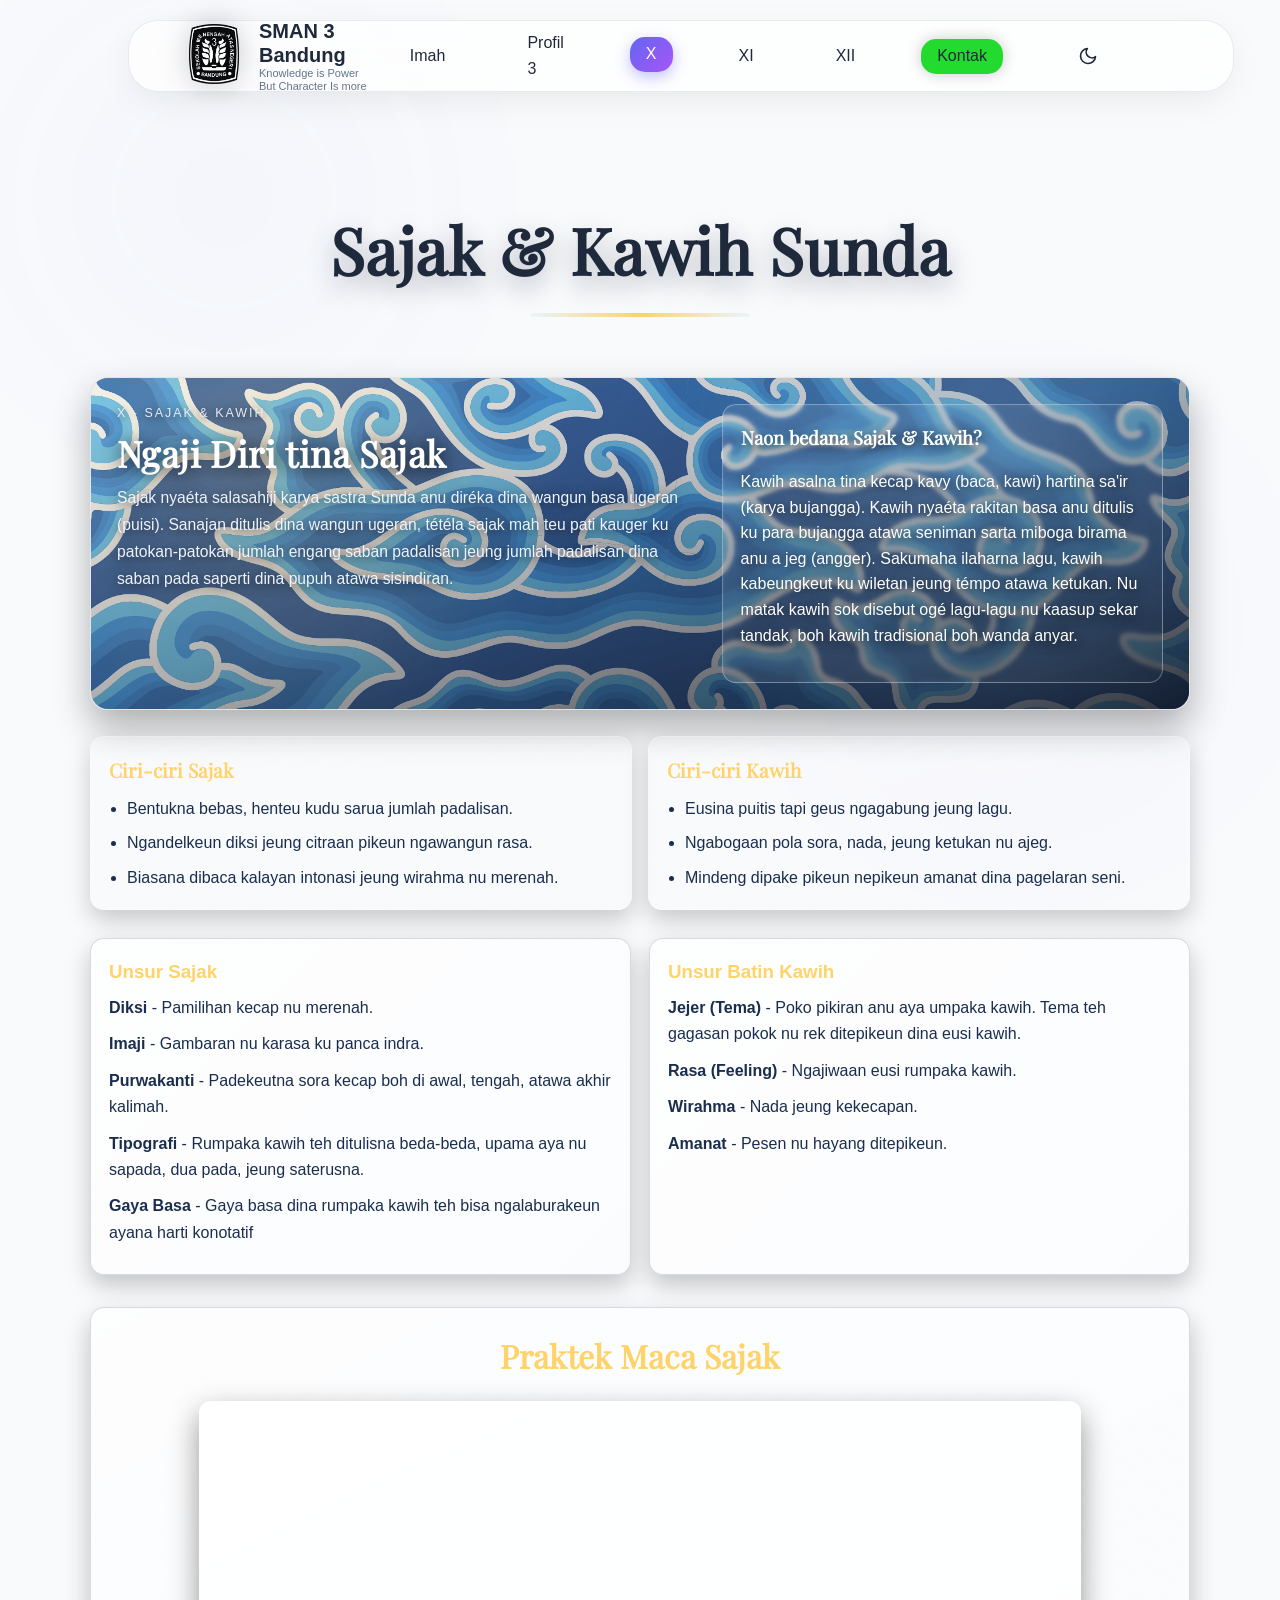
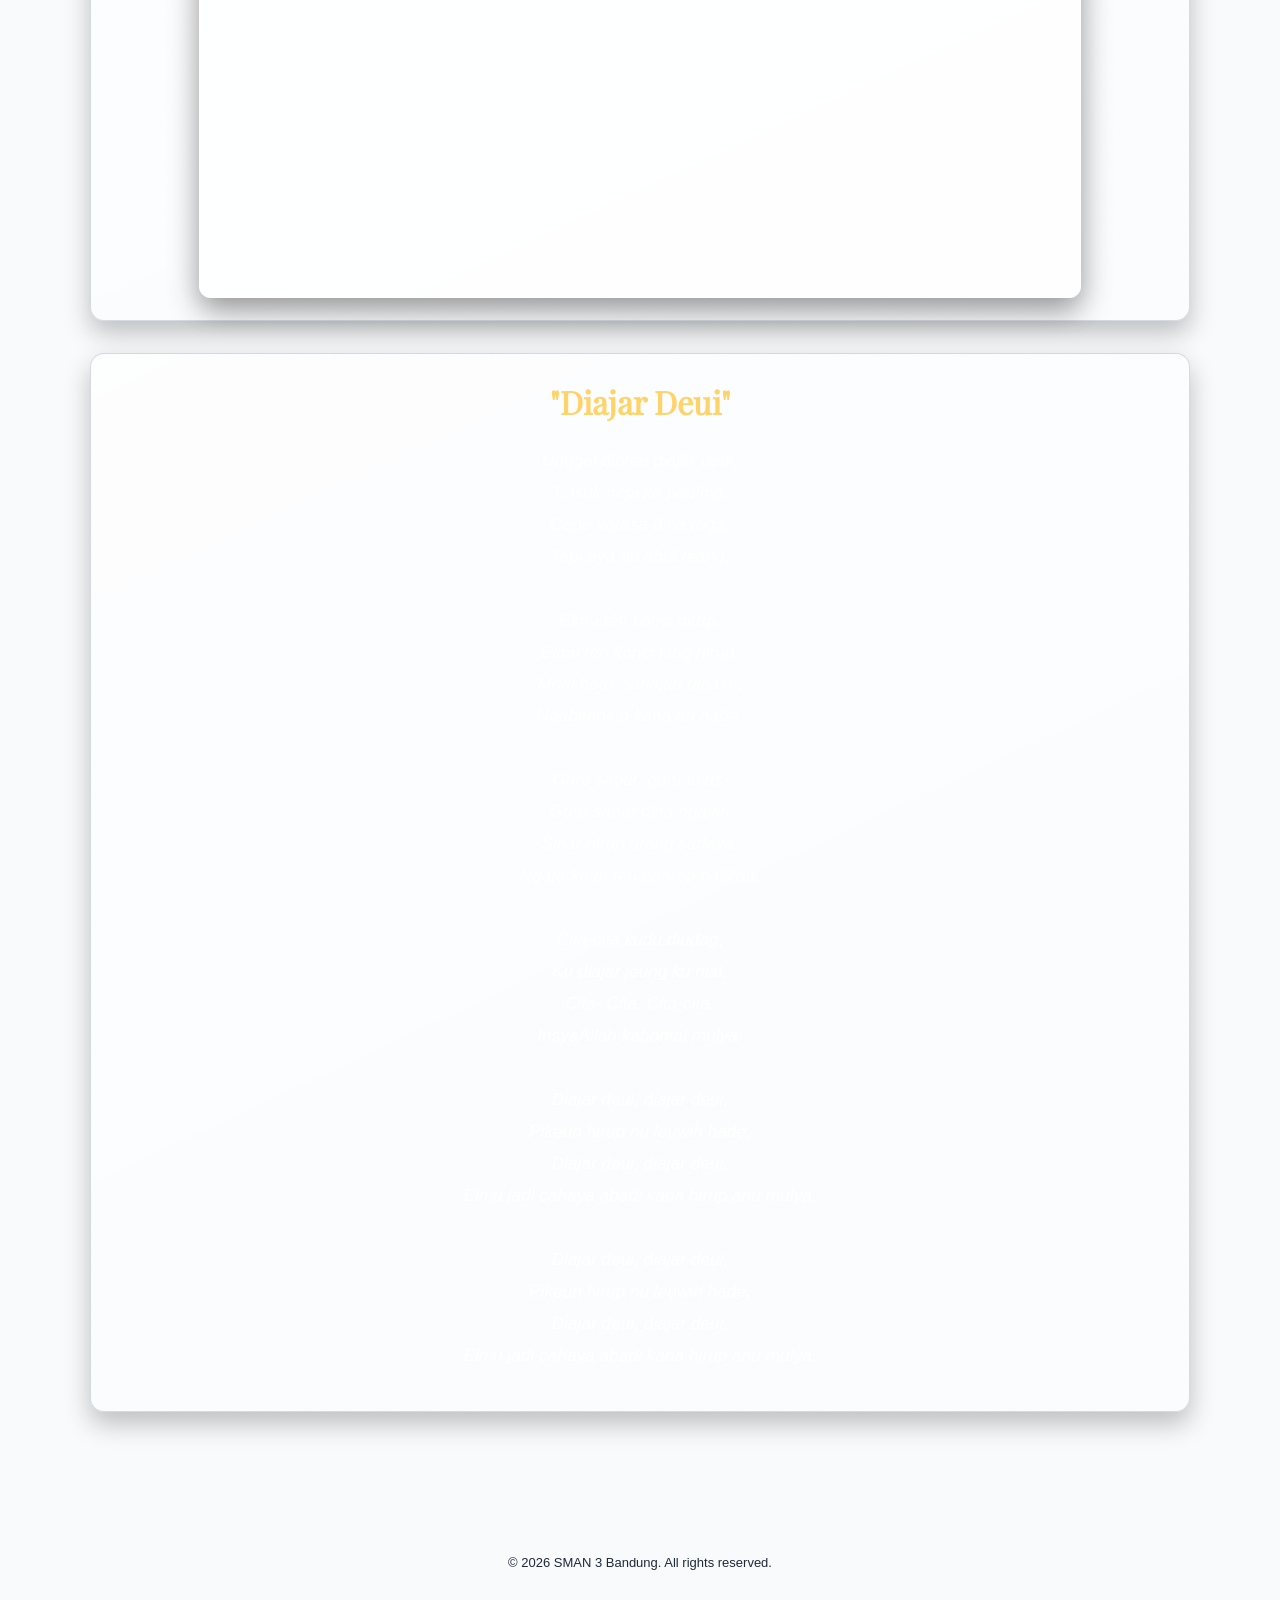
<file: sajak.html>
<!DOCTYPE html>
<html lang="en">
<head>
    <meta charset="UTF-8">
    <meta name="viewport" content="width=device-width, initial-scale=1.0">
    <title>SMAN 3 Bandung - Sajak & Kawih</title>
    <link rel="stylesheet" href="style.css">
    <link rel="stylesheet" href="css/premium.css">
    <link rel="stylesheet" href="css/sajak.css"> 
    <link rel="icon" type="image/x-icon" href="pics/logo sman3.png">
    <script src="darkmode.js" defer></script>
    <script src="sekrip.js" defer></script>
    <script src="js/skrip.js" defer></script>
    <script src="js/head.js" defer></script>
</head>

<body>
    <div class="bg-container">
        <div class="h"></div>
        <div class="v"></div>
        <div class="glow-orb orb-1"></div>
        <div class="glow-orb orb-2"></div>
    </div>

    <header class="header" style="position: fixed;">
        <div class="brand">
       <a href="index.html"><img class="logo" src="pics/logo sman3.png" alt="logo sman3"></a>
        <div>
            <h1>SMAN 3 Bandung</h1>
        <p>Knowledge is Power But Character Is more</p>
        </div>
    </div>

    <nav class="navbar">
        <ul>
            <li><a href="index.html">Imah</a></li>
            <li>
                <a>Profil 3</a>
                <ul>
                    <li><a href="sejarah.html">Sajarah</a></li>
                    <li><a href="guru.html">Guru jeung Staf</a></li>
                </ul>
            </li>
            <li>
                <a class="aktip">X</a>
                <ul>
                    <li><a href="babad.html">Babad</a></li>
                    <li><a href="aksara-sunda.html">Aksara Sunda</a></li>
                    <li><a class="aktip" href="sajak.html">Sajak</a></li>
                    <li><a href="biantara.html">Biantara</a></li>
                </ul>
            </li>
            <li>
                <a>XI</a>
                <ul>
                    <li><a href="warta.html">Warta</a></li>
                    <li><a href="wawacan.html">Wawacan</a></li>
                    <li><a href="sisindiran.html">Sisindiran</a></li>
                </ul>   
            </li>
            <li><a>XII</a></li>
            <li><a href="kontak.html" class="kontak">Kontak</a></li>
            <li><a href="#" onclick="toggleTheme()" id="theme-toggle" class="theme-btn-icon"></a></li>
        </ul>
    </nav>
    <div class="hamburger" onclick="toggleMenu()">
        <span class="bar"></span>
        <span class="bar"></span>
        <span class="bar"></span>
    </div>
    </header>

    <h1 class="title-pg-babad">Sajak & Kawih Sunda</h1>
    
    <main class="container babad-container">
        <section class="babad-hero">
            <div class="hero-inner">
                <p class="babad-tag">X - Sajak & Kawih</p>
                <h2>Ngaji Diri tina Sajak</h2>
                <p class="babad-lead">
                    Sajak nyaéta salasahiji karya sastra Sunda anu diréka dina wangun basa ugeran (puisi). Sanajan ditulis dina wangun ugeran, tétéla sajak mah teu pati kauger ku patokan-patokan jumlah engang saban padalisan jeung jumlah padalisan dina saban pada saperti dina pupuh atawa sisindiran.
                </p>
            </div>
            <div class="babad-hero-card">
                <h3>Naon bedana Sajak & Kawih?</h3>
                <p>
                    Kawih asalna tina kecap kavy (baca, kawi) hartina sa'ir (karya bujangga). Kawih nyaéta rakitan basa anu ditulis ku para bujangga atawa seniman sarta miboga birama anu a jeg (angger).
                    Sakumaha ilaharna lagu, kawih kabeungkeut ku wiletan jeung témpo atawa ketukan.
                    Nu matak kawih sok disebut ogé lagu-lagu nu kaasup sekar tandak, boh kawih tradisional boh wanda anyar.
                </p>
            </div>
        </section>

        <section class="sajak-intro">
            <article class="sajak-intro-card">
                <h3>Ciri-ciri Sajak</h3>
                <ul class="sajak-intro-list">
                    <li>Bentukna bebas, henteu kudu sarua jumlah padalisan.</li>
                    <li>Ngandelkeun diksi jeung citraan pikeun ngawangun rasa.</li>
                    <li>Biasana dibaca kalayan intonasi jeung wirahma nu merenah.</li>
                </ul>
            </article>
            <article class="sajak-intro-card">
                <h3>Ciri-ciri Kawih</h3>
                <ul class="sajak-intro-list">
                    <li>Eusina puitis tapi geus ngagabung jeung lagu.</li>
                    <li>Ngabogaan pola sora, nada, jeung ketukan nu ajeg.</li>
                    <li>Mindeng dipake pikeun nepikeun amanat dina pagelaran seni.</li>
                </ul>
            </article>
        </section>

        <section class="babad-grid">
            <article class="babad-card">
                <h3>Unsur Sajak</h3>
                <ul class="babad-list">
                    <li><strong>Diksi</strong> - Pamilihan kecap nu merenah.</li>
                    <li><strong>Imaji</strong> - Gambaran nu karasa ku panca indra.</li>
                    <li><strong>Purwakanti</strong> - Padekeutna sora kecap boh di awal, tengah, atawa akhir kalimah.</li>
                    <li><strong>Tipografi</strong> - Rumpaka kawih teh ditulisna beda-beda, upama aya nu sapada, dua pada, jeung saterusna.</li>
                    <li><strong>Gaya Basa</strong> - Gaya basa dina rumpaka kawih teh bisa ngalaburakeun ayana harti konotatif</li>
                </ul>
            </article>
            <article class="babad-card">
                <h3>Unsur Batin Kawih</h3>
                <ul class="babad-list">
                    <li><strong>Jejer (Tema)</strong> - Poko pikiran anu aya umpaka kawih. Tema teh gagasan pokok nu rek ditepikeun dina eusi kawih.</li>
                    <li><strong>Rasa (Feeling)</strong> - Ngajiwaan eusi rumpaka kawih.</li>
                    <li><strong>Wirahma</strong> - Nada jeung kekecapan.</li>
                    <li><strong>Amanat</strong> - Pesen nu hayang ditepikeun.</li>
                </ul>
            </article>
        </section>

        <section class="babad-story" style="text-align: center;">
            <h3>Praktek Maca Sajak</h3>
            <div class="video-container" style="margin-top: 20px;">
                <iframe width="760" height="515" src="https://www.youtube.com/embed/viwWKRV1my0" title="kawih" frameborder="0" allow="accelerometer; autoplay; clipboard-write; encrypted-media; gyroscope; picture-in-picture; web-share" referrerpolicy="strict-origin-when-cross-origin" allowfullscreen></iframe>
            </div>
        </section>

        <section class="babad-story">
            <h3 style="text-align: center;">"Diajar Deui"</h3>
            <p style="text-align: center; font-style: italic; color: white;">
                Unggal dinten diajar deui,<br> Ti isuk nepi ka peuting. <br>Capé karasa dina raga,<br> Tapi aya nu abdi teang.
                <br><br>
                Elmu téh konci hirup,<br> Elmu téh konci jang hirup,<br> Moal beak sanajan dipaké,<br>Ngabimbing kana nu hade.
                <br><br>
                Guru sabar, guru tulus,<br> Guru sabar dina ngajar,<br> Sinar hirup urang sadaya,<br> Ngajarkeun teu ngarep balikan.
                <br><br>
                Cita-cita kudu diudag, <br> Ku diajar jeung ku niat, <br> Cita- Cita, Cita-cita, <br> InsyaAllah kahontal mulya.
                <br><br>
                Diajar deui, diajar deui, <br> Pikeun hirup nu leuwih hade, <br>
                Diajar deui, diajar deui, <br> Elmu jadi cahaya abadi kana hirup anu mulya.
                <br><br>
                Diajar deui, diajar deui, <br> Pikeun hirup nu leuwih hade, <br>
                Diajar deui, diajar deui, <br> Elmu jadi cahaya abadi kana hirup anu mulya.
            </p>
        </section>

        
    </main>

    <footer>
        <p>&copy; 2026 SMAN 3 Bandung. All rights reserved.</p>
    </footer>
</body>
</html>
</file>
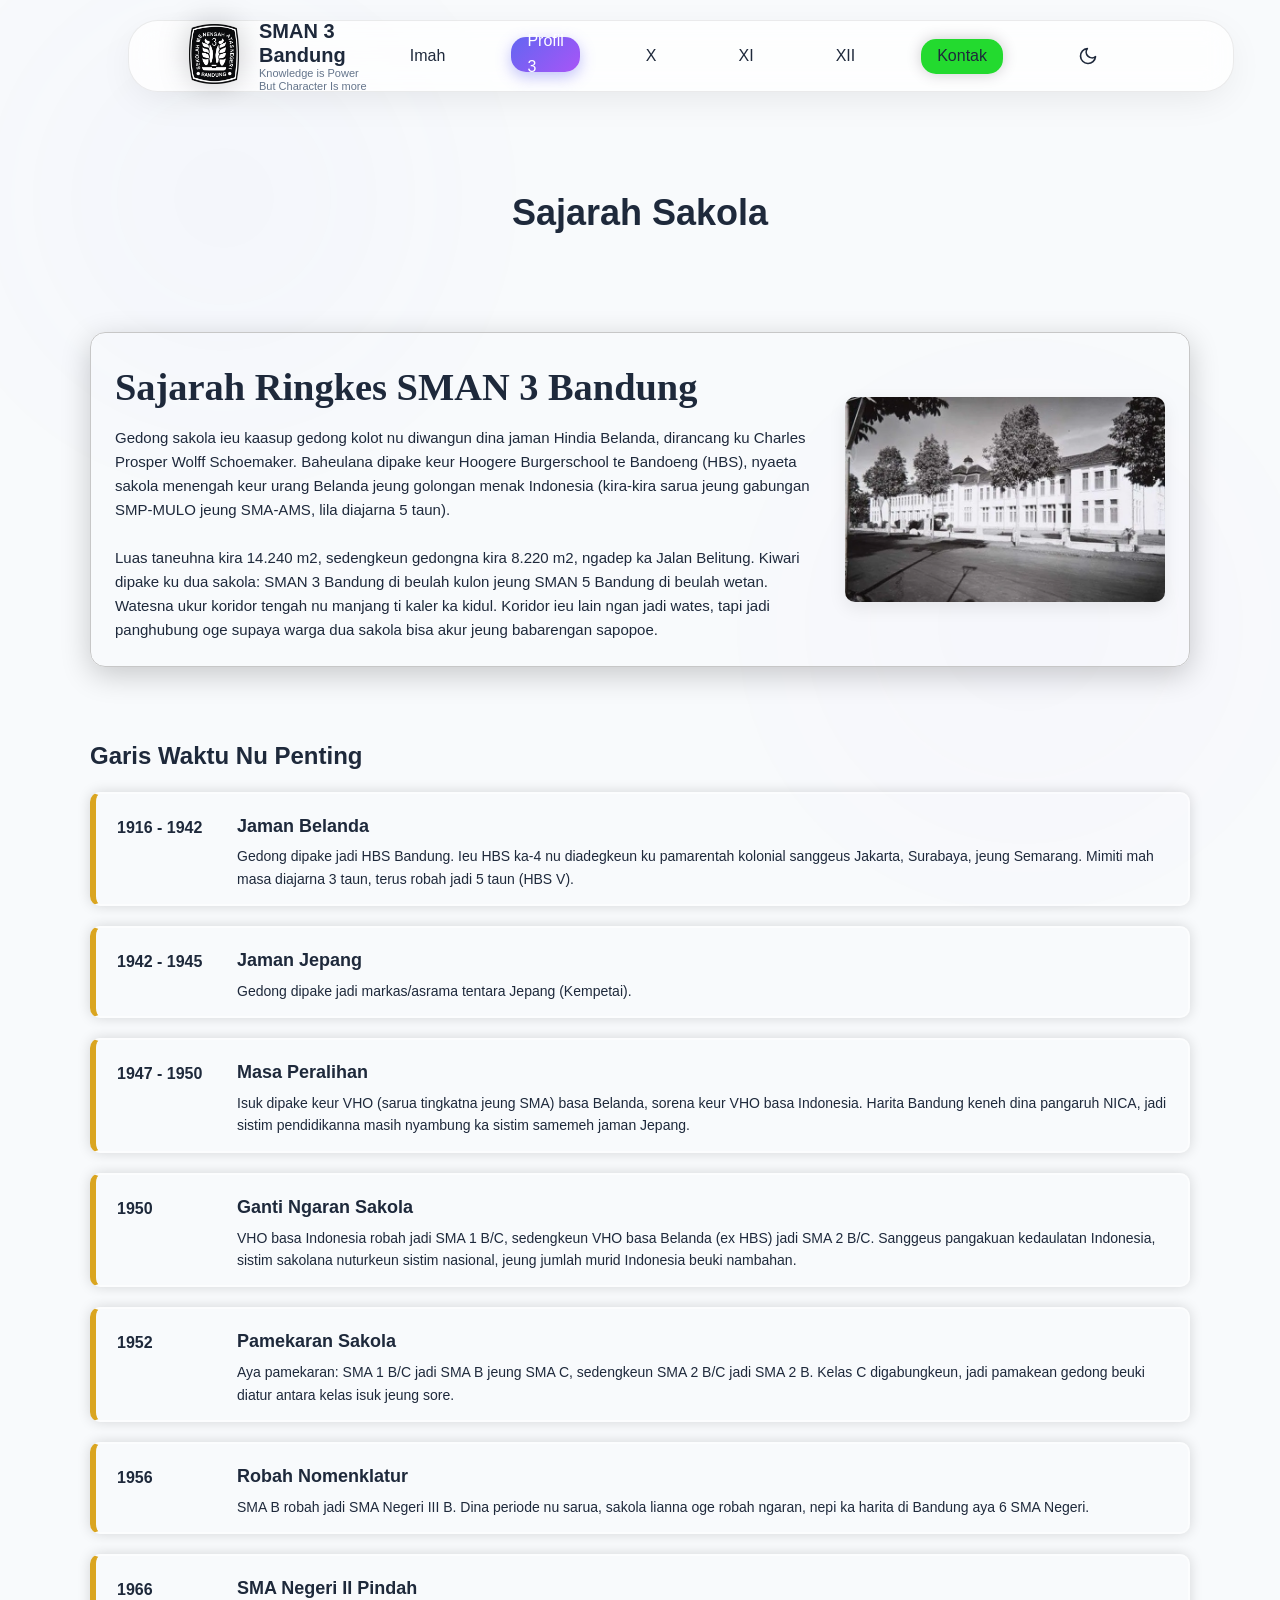
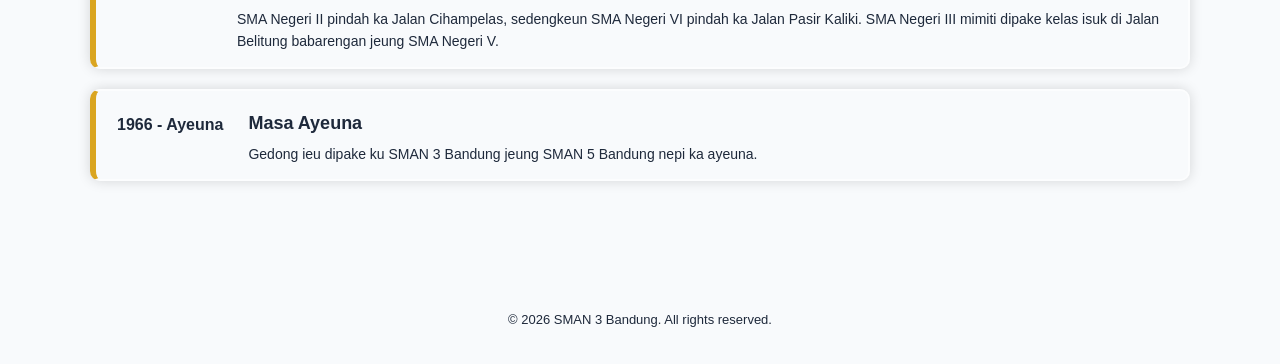
<file: sejarah.html>
<!DOCTYPE html>
<html lang="id">
<head>
  <meta charset="UTF-8">
  <meta name="viewport" content="width=device-width, initial-scale=1.0">
  <title>SMAN 3 Bandung - Sajarah</title>
  <link rel="stylesheet" href="style.css">
  <link rel="stylesheet" href="css/premium.css">
  <link rel="stylesheet" href="css/sejarah.css">
  <link rel="icon" type="image/x-icon" href="pics/logo sman3.png">
  <script type="text/javascript" src="darkmode.js" defer></script>
  <script src="sekrip.js" defer></script>
  <script src="js/skrip.js" defer></script>
  <script src="js/head.js" defer></script>
</head>

<body class="hal-sejarah">
  <div class="bg-container">
    <div class="h"></div>
    <div class="v"></div>
    <div class="glow-orb orb-1"></div>
    <div class="glow-orb orb-2"></div>
  </div>

  <header class="header" style="position: fixed;">
    <div class="brand">
      <a href="index.html"><img class="logo" src="pics/logo sman3.png" alt="logo sman3"></a>
      <div>
        <h1>SMAN 3 Bandung</h1>
        <p>Knowledge is Power But Character Is more</p>
      </div>
    </div>

    <nav class="navbar">
      <ul>
        <li><a href="index.html">Imah</a></li>
        <li>
          <a class="aktip">Profil 3</a>
          <ul>
            <li><a href="sejarah.html" class="aktip">Sajarah</a></li>
            <li><a href="guru.html">Guru jeung Staf</a></li>
            <li><a href="Visi-misi.html">Visi jeung Misi</a></li>
            <li><a href="hymne-mars.html">Hymne & Mars</a></li>
          </ul>
        </li>
        <li>
          <a>X</a>
          <ul>
            <li><a href="babad.html">Babad</a></li>
            <li><a href="aksara-sunda.html">Aksara Sunda</a></li>
            <li><a href="sajak.html">Sajak</a></li>
            <li><a href="biantara.html">Biantara</a></li>
          </ul>
        </li>
        <li>
          <a>XI</a>
          <ul>
            <li><a href="warta.html">Warta</a></li>
            <li><a href="wawacan.html">Wawacan</a></li>
            <li><a href="sisindiran.html">Sisindiran</a></li>
          </ul>
        </li>
        <li><a>XII</a></li>
        <li><a href="kontak.html" class="kontak">Kontak</a></li>
        <li><a href="#" onclick="toggleTheme()" id="theme-toggle" class="theme-btn-icon"></a></li>
      </ul>
    </nav>
    <div class="hamburger" onclick="toggleMenu()">
      <span class="bar"></span>
      <span class="bar"></span>
      <span class="bar"></span>
    </div>
  </header>

  <h1 class="title-pg-sejarah">Sajarah Sakola</h1>
  <main class="container sejarah-container">
    <section class="sejarah-hero">
      <div class="hero-inner">
        <h1>Sajarah Ringkes SMAN 3 Bandung</h1>
        <p class="lead">
          Gedong sakola ieu kaasup gedong kolot nu diwangun dina jaman Hindia Belanda, dirancang ku Charles Prosper Wolff Schoemaker.
          Baheulana dipake keur Hoogere Burgerschool te Bandoeng (HBS), nyaeta sakola menengah keur urang Belanda jeung golongan menak Indonesia
          (kira-kira sarua jeung gabungan SMP-MULO jeung SMA-AMS, lila diajarna 5 taun).
          <br><br>
          Luas taneuhna kira 14.240 m2, sedengkeun gedongna kira 8.220 m2, ngadep ka Jalan Belitung.
          Kiwari dipake ku dua sakola: SMAN 3 Bandung di beulah kulon jeung SMAN 5 Bandung di beulah wetan.
          Watesna ukur koridor tengah nu manjang ti kaler ka kidul. Koridor ieu lain ngan jadi wates,
          tapi jadi panghubung oge supaya warga dua sakola bisa akur jeung babarengan sapopoe.
        </p>
      </div>
      <img src="pics/gedung lama.webp" alt="Gedung lama SMAN 3" class="hero-img">
    </section>

    <section class="timeline">
      <h2>Garis Waktu Nu Penting</h2>
      <ol>
        <li>
          <time>1916 - 1942</time>
          <div class="event">
            <h3>Jaman Belanda</h3>
            <p>
              Gedong dipake jadi HBS Bandung. Ieu HBS ka-4 nu diadegkeun ku pamarentah kolonial sanggeus Jakarta, Surabaya, jeung Semarang.
              Mimiti mah masa diajarna 3 taun, terus robah jadi 5 taun (HBS V).
            </p>
          </div>
        </li>
        <li>
          <time>1942 - 1945</time>
          <div class="event">
            <h3>Jaman Jepang</h3>
            <p>Gedong dipake jadi markas/asrama tentara Jepang (Kempetai).</p>
          </div>
        </li>
        <li>
          <time>1947 - 1950</time>
          <div class="event">
            <h3>Masa Peralihan</h3>
            <p>
              Isuk dipake keur VHO (sarua tingkatna jeung SMA) basa Belanda, sorena keur VHO basa Indonesia.
              Harita Bandung keneh dina pangaruh NICA, jadi sistim pendidikanna masih nyambung ka sistim samemeh jaman Jepang.
            </p>
          </div>
        </li>
        <li>
          <time>1950</time>
          <div class="event">
            <h3>Ganti Ngaran Sakola</h3>
            <p>
              VHO basa Indonesia robah jadi SMA 1 B/C, sedengkeun VHO basa Belanda (ex HBS) jadi SMA 2 B/C.
              Sanggeus pangakuan kedaulatan Indonesia, sistim sakolana nuturkeun sistim nasional, jeung jumlah murid Indonesia beuki nambahan.
            </p>
          </div>
        </li>
        <li>
          <time>1952</time>
          <div class="event">
            <h3>Pamekaran Sakola</h3>
            <p>
              Aya pamekaran: SMA 1 B/C jadi SMA B jeung SMA C, sedengkeun SMA 2 B/C jadi SMA 2 B.
              Kelas C digabungkeun, jadi pamakean gedong beuki diatur antara kelas isuk jeung sore.
            </p>
          </div>
        </li>
        <li>
          <time>1956</time>
          <div class="event">
            <h3>Robah Nomenklatur</h3>
            <p>
              SMA B robah jadi SMA Negeri III B. Dina periode nu sarua, sakola lianna oge robah ngaran,
              nepi ka harita di Bandung aya 6 SMA Negeri.
            </p>
          </div>
        </li>
        <li>
          <time>1966</time>
          <div class="event">
            <h3>SMA Negeri II Pindah</h3>
            <p>
              SMA Negeri II pindah ka Jalan Cihampelas, sedengkeun SMA Negeri VI pindah ka Jalan Pasir Kaliki.
              SMA Negeri III mimiti dipake kelas isuk di Jalan Belitung babarengan jeung SMA Negeri V.
            </p>
          </div>
        </li>
        <li>
          <time>1966 - Ayeuna</time>
          <div class="event">
            <h3>Masa Ayeuna</h3>
            <p>Gedong ieu dipake ku SMAN 3 Bandung jeung SMAN 5 Bandung nepi ka ayeuna.</p>
          </div>
        </li>
      </ol>
    </section>
  </main>

  <footer>
    <p>&copy; 2026 SMAN 3 Bandung. All rights reserved.</p>
  </footer>
</body>
</html>
</file>
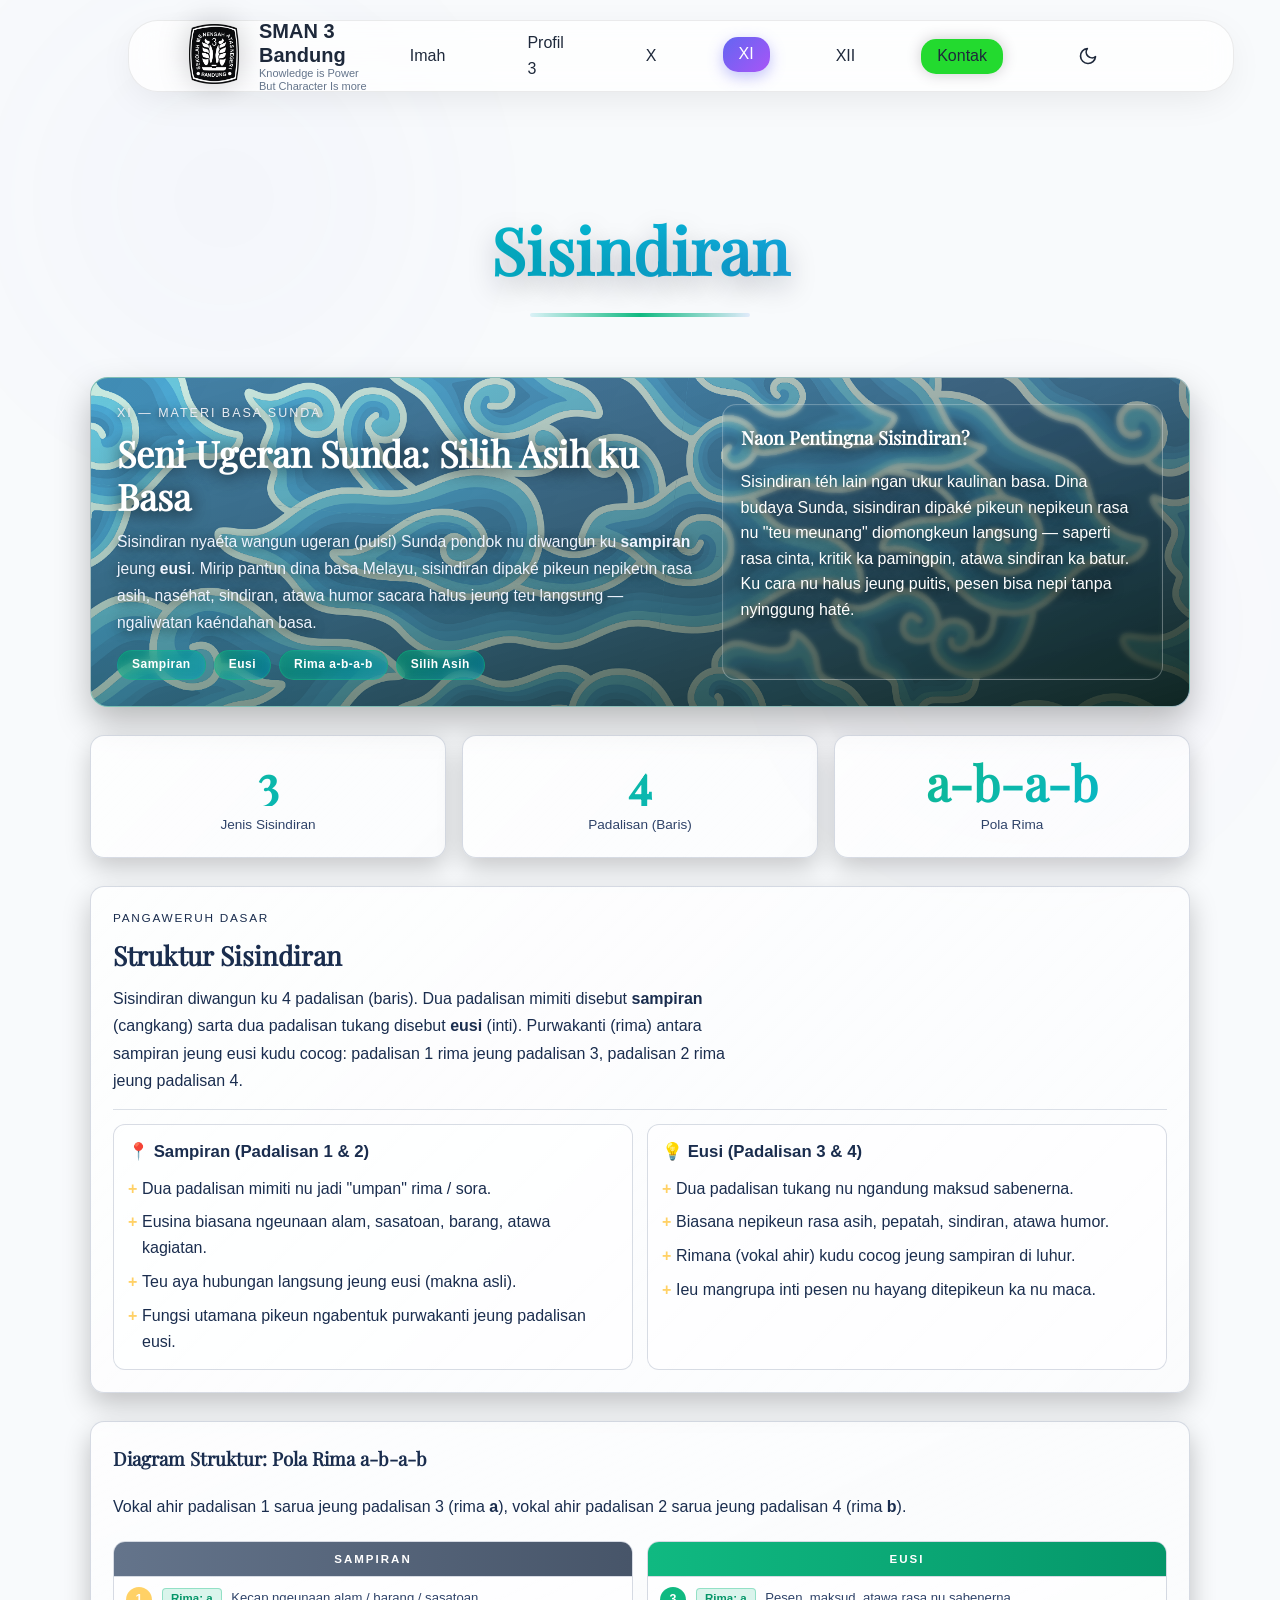
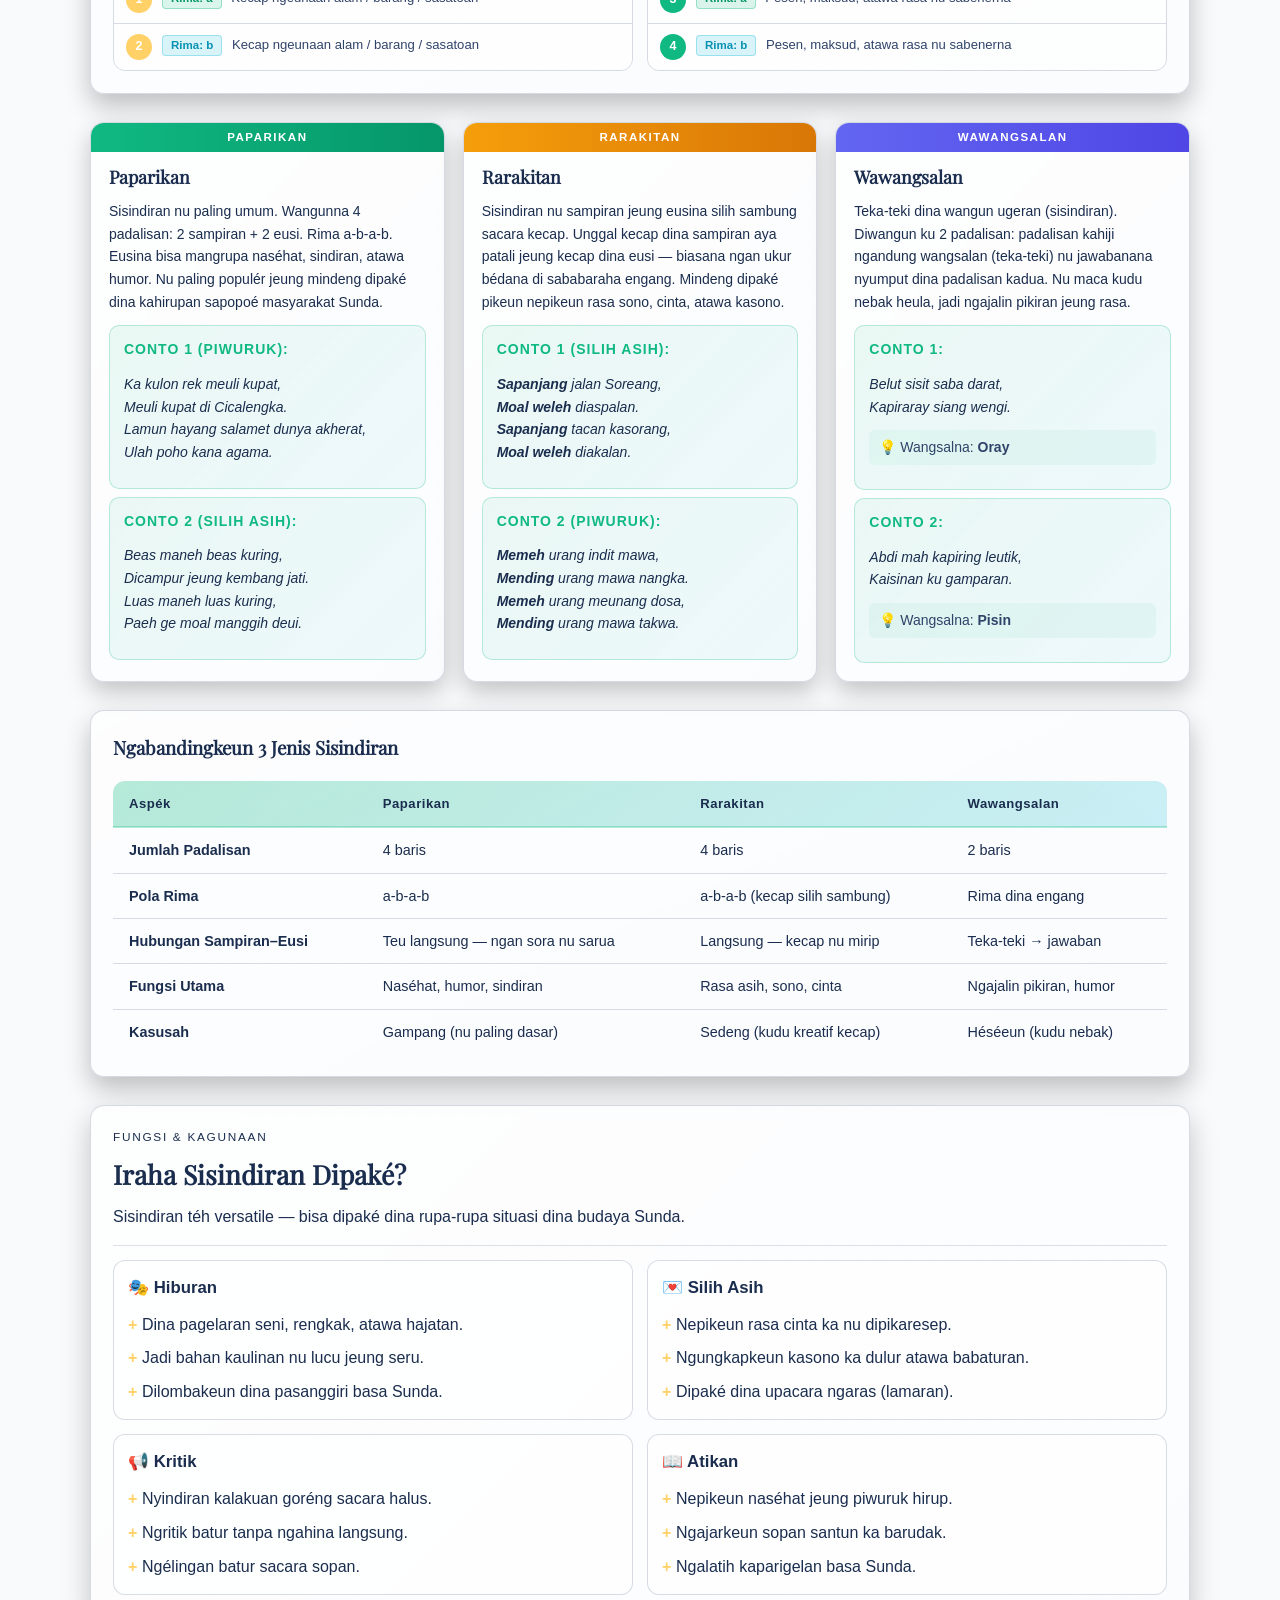
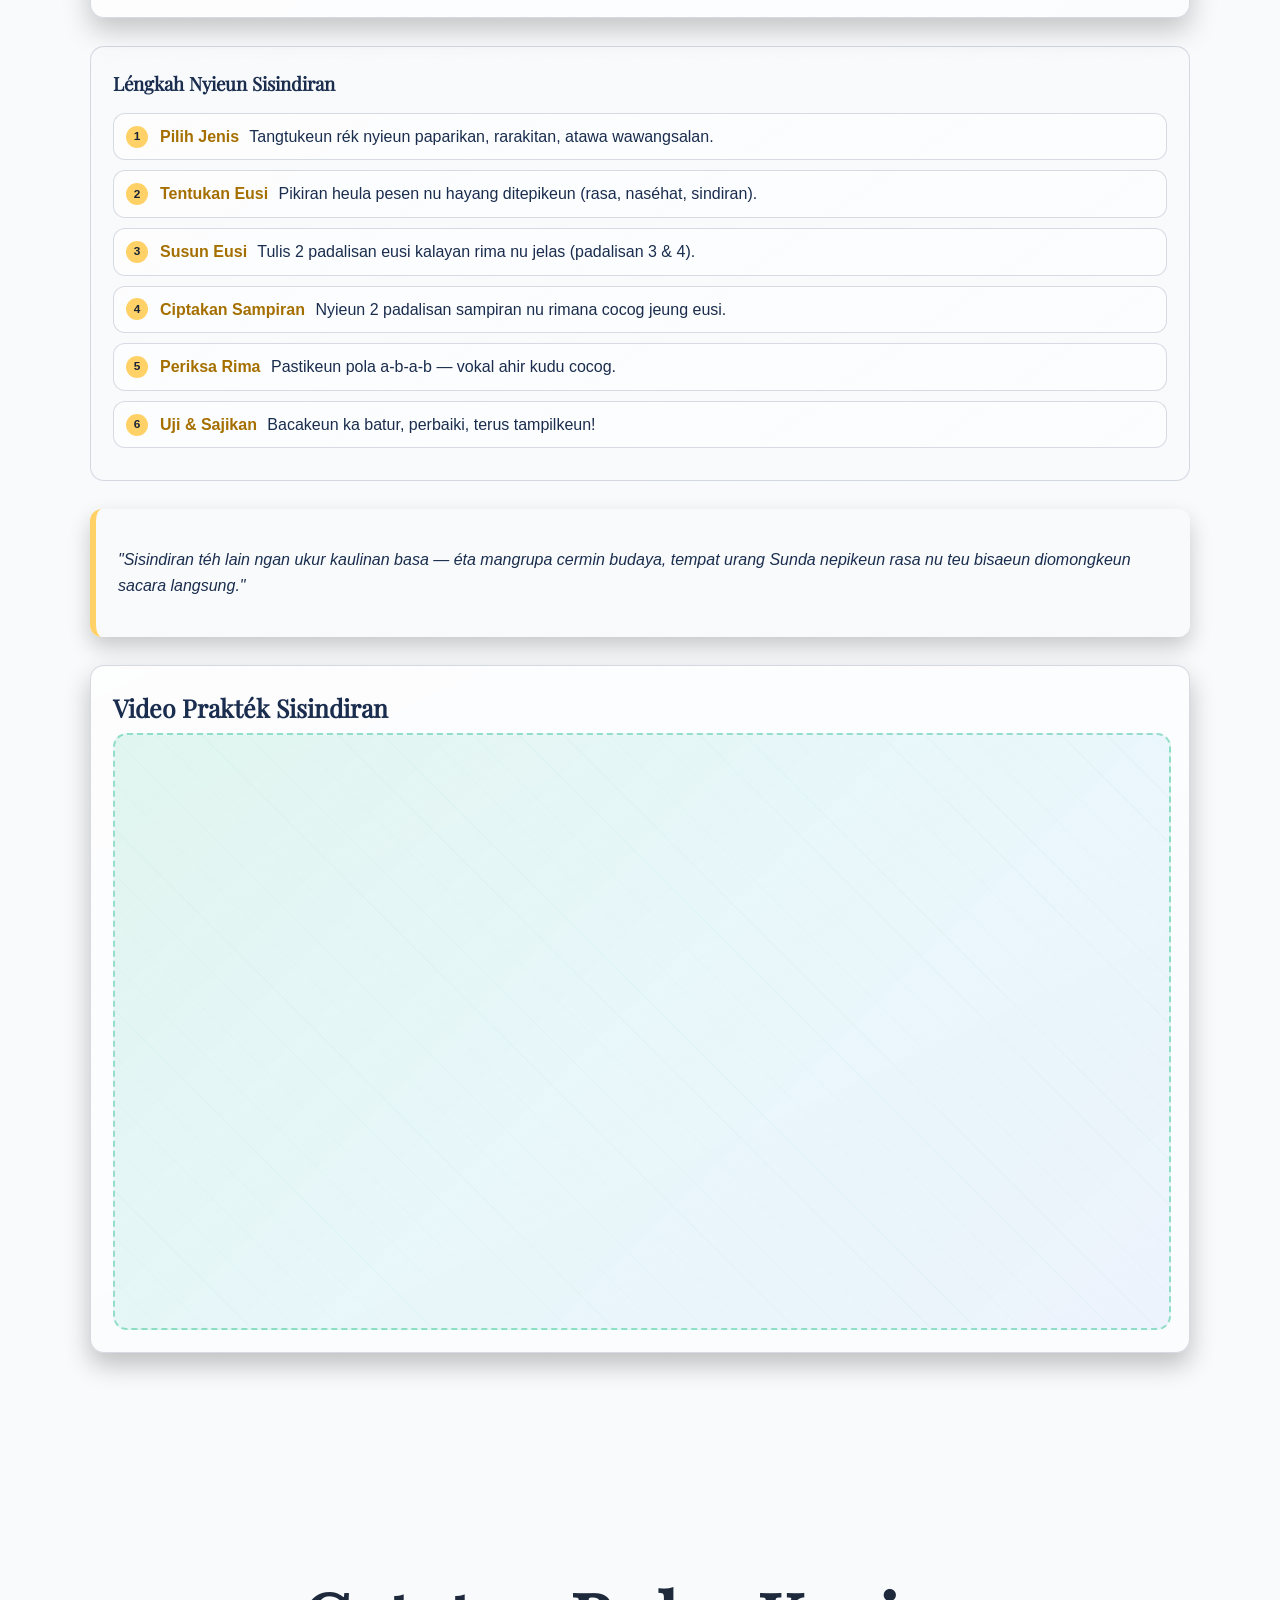
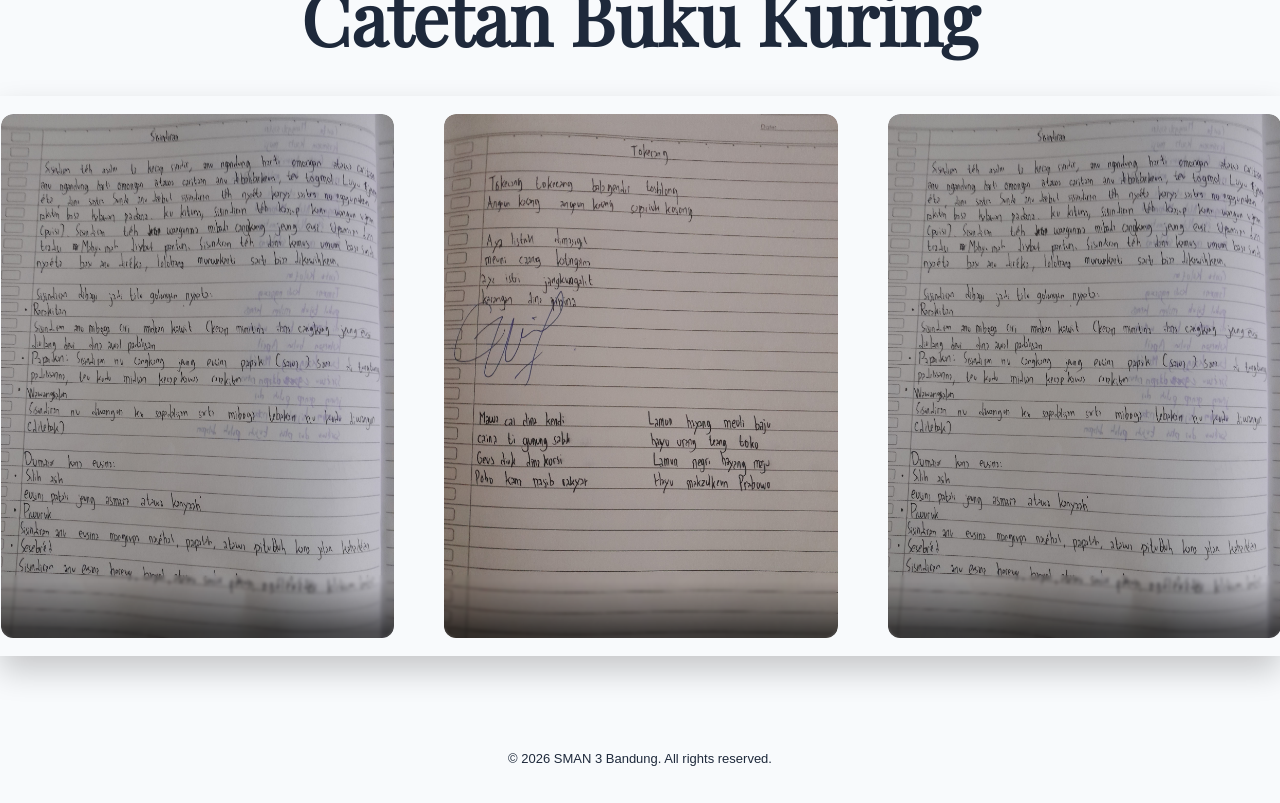
<file: sisindiran.html>
<!DOCTYPE html>
<html lang="id">
<head>
  <meta charset="UTF-8">
  <meta name="viewport" content="width=device-width, initial-scale=1.0">
  <title>SMAN 3 Bandung - Sisindiran</title>
  <meta name="description" content="Materi Basa Sunda Kelas XI: Sisindiran — ugeran Sunda klasik nu pinuh ku silih asih, humor, jeung kritik sosial.">
  <link rel="stylesheet" href="style.css">
  <link rel="stylesheet" href="css/premium.css">
  <link rel="stylesheet" href="css/babad.css">
  <link rel="stylesheet" href="css/sisindiran.css">
  <link rel="icon" type="image/x-icon" href="pics/logo sman3.png">
  <link rel="stylesheet" href="css/owl.carousel.css">
  <link rel="stylesheet" href="css/owl.theme.default.css">
  <script src="darkmode.js" defer></script>
  <script src="sekrip.js" defer></script>
  <script src="js/skrip.js" defer></script>
  <script src="js/head.js" defer></script>
</head>
<body>
  <div class="bg-container">
    <div class="h"></div>
    <div class="v"></div>
    <div class="glow-orb orb-1"></div>
    <div class="glow-orb orb-2"></div>
  </div>

  <header class="header" style="position: fixed;">
    <div class="brand">
      <a href="index.html"><img class="logo" src="pics/logo sman3.png" alt="logo sman3"></a>
      <div>
        <h1>SMAN 3 Bandung</h1>
        <p>Knowledge is Power But Character Is more</p>
      </div>
    </div>
    <nav class="navbar">
      <ul>
        <li><a href="index.html">Imah</a></li>
        <li>
          <a>Profil 3</a>
          <ul>
            <li><a href="sejarah.html">Sajarah</a></li>
            <li><a href="guru.html">Guru jeung Staf</a></li>
          </ul>
        </li>
        <li>
          <a>X</a>
          <ul>
            <li><a href="babad.html">Babad</a></li>
            <li><a href="aksara-sunda.html">Aksara Sunda</a></li>
            <li><a href="sajak.html">Sajak</a></li>
            <li><a href="biantara.html">Biantara</a></li>
          </ul>
        </li>
        <li>
          <a class="aktip">XI</a>
          <ul>
            <li><a href="warta.html">Warta</a></li>
            <li><a href="wawacan.html">Wawacan</a></li>
            <li><a href="sisindiran.html" class="aktip">Sisindiran</a></li>
          </ul>
        </li>
        <li><a>XII</a></li>
        <li><a href="kontak.html" class="kontak">Kontak</a></li>
        <li><a href="#" onclick="toggleTheme()" id="theme-toggle" class="theme-btn-icon"></a></li>
      </ul>
    </nav>
    <div class="hamburger" onclick="toggleMenu()">
      <span class="bar"></span>
      <span class="bar"></span>
      <span class="bar"></span>
    </div>
  </header>

  <h1 class="title-pg-babad sind-title">Sisindiran</h1>

  <main class="container babad-container">

    <!-- ===== HERO ===== -->
    <section class="babad-hero sind-hero">
      <div class="hero-inner">
        <p class="babad-tag">XI — Materi Basa Sunda</p>
        <h2>Seni Ugeran Sunda: Silih Asih ku Basa</h2>
        <p class="babad-lead">
          Sisindiran nyaéta wangun ugeran (puisi) Sunda pondok nu diwangun ku
          <strong>sampiran</strong> jeung <strong>eusi</strong>. Mirip pantun dina basa
          Melayu, sisindiran dipaké pikeun nepikeun rasa asih, naséhat, sindiran, atawa
          humor sacara halus jeung teu langsung — ngaliwatan kaéndahan basa.
        </p>
        <div class="sind-chip-row">
          <span>Sampiran</span>
          <span>Eusi</span>
          <span>Rima a-b-a-b</span>
          <span>Silih Asih</span>
        </div>
      </div>
      <div class="babad-hero-card">
        <h3>Naon Pentingna Sisindiran?</h3>
        <p>
          Sisindiran téh lain ngan ukur kaulinan basa. Dina budaya Sunda, sisindiran
          dipaké pikeun nepikeun rasa nu "teu meunang" diomongkeun langsung — saperti
          rasa cinta, kritik ka pamingpin, atawa sindiran ka batur. Ku cara nu halus
          jeung puitis, pesen bisa nepi tanpa nyinggung haté.
        </p>
      </div>
    </section>

    <!-- ===== METRICS ===== -->
    <section class="sind-metrics">
      <article class="sind-metric-card">
        <p class="sind-metric-value">3</p>
        <p class="sind-metric-label">Jenis Sisindiran</p>
      </article>
      <article class="sind-metric-card">
        <p class="sind-metric-value">4</p>
        <p class="sind-metric-label">Padalisan (Baris)</p>
      </article>
      <article class="sind-metric-card">
        <p class="sind-metric-value">a-b-a-b</p>
        <p class="sind-metric-label">Pola Rima</p>
      </article>
    </section>

    <!-- ===== STRUKTUR SISINDIRAN ===== -->
    <section class="babad-intro">
      <article class="babad-intro-box">
        <div class="babad-intro-head">
          <p class="babad-intro-kicker">Pangaweruh Dasar</p>
          <h3>Struktur Sisindiran</h3>
          <p class="babad-intro-lead">
            Sisindiran diwangun ku 4 padalisan (baris). Dua padalisan mimiti disebut
            <strong>sampiran</strong> (cangkang) sarta dua padalisan tukang disebut
            <strong>eusi</strong> (inti). Purwakanti (rima) antara sampiran jeung eusi
            kudu cocog: padalisan 1 rima jeung padalisan 3, padalisan 2 rima jeung padalisan 4.
          </p>
        </div>
        <div class="babad-intro-content">
          <div class="babad-intro-panel">
            <h4>📍 Sampiran (Padalisan 1 &amp; 2)</h4>
            <ul class="babad-intro-list">
              <li>Dua padalisan mimiti nu jadi "umpan" rima / sora.</li>
              <li>Eusina biasana ngeunaan alam, sasatoan, barang, atawa kagiatan.</li>
              <li>Teu aya hubungan langsung jeung eusi (makna asli).</li>
              <li>Fungsi utamana pikeun ngabentuk purwakanti jeung padalisan eusi.</li>
            </ul>
          </div>
          <div class="babad-intro-panel">
            <h4>💡 Eusi (Padalisan 3 &amp; 4)</h4>
            <ul class="babad-intro-list">
              <li>Dua padalisan tukang nu ngandung maksud sabenerna.</li>
              <li>Biasana nepikeun rasa asih, pepatah, sindiran, atawa humor.</li>
              <li>Rimana (vokal ahir) kudu cocog jeung sampiran di luhur.</li>
              <li>Ieu mangrupa inti pesen nu hayang ditepikeun ka nu maca.</li>
            </ul>
          </div>
        </div>
      </article>
    </section>

    <!-- ===== DIAGRAM VISUAL ===== -->
    <section class="babad-story sind-diagram-section">
      <h3>Diagram Struktur: Pola Rima a-b-a-b</h3>
      <p class="sind-diagram-intro">
        Vokal ahir padalisan 1 sarua jeung padalisan 3 (rima <strong>a</strong>),
        vokal ahir padalisan 2 sarua jeung padalisan 4 (rima <strong>b</strong>).
      </p>
      <div class="sind-diagram">
        <div class="sind-diagram-col sind-col-sampiran">
          <div class="sind-diagram-label">SAMPIRAN</div>
          <div class="sind-diagram-row">
            <span class="sind-line-num">1</span>
            <div class="sind-line-bar">
              <span class="sind-rima rima-a">Rima: <strong>a</strong></span>
              Kecap ngeunaan alam / barang / sasatoan
            </div>
          </div>
          <div class="sind-diagram-row">
            <span class="sind-line-num">2</span>
            <div class="sind-line-bar">
              <span class="sind-rima rima-b">Rima: <strong>b</strong></span>
              Kecap ngeunaan alam / barang / sasatoan
            </div>
          </div>
        </div>
        <div class="sind-diagram-col sind-col-eusi">
          <div class="sind-diagram-label">EUSI</div>
          <div class="sind-diagram-row">
            <span class="sind-line-num">3</span>
            <div class="sind-line-bar">
              <span class="sind-rima rima-a">Rima: <strong>a</strong></span>
              Pesen, maksud, atawa rasa nu sabenerna
            </div>
          </div>
          <div class="sind-diagram-row">
            <span class="sind-line-num">4</span>
            <div class="sind-line-bar">
              <span class="sind-rima rima-b">Rima: <strong>b</strong></span>
              Pesen, maksud, atawa rasa nu sabenerna
            </div>
          </div>
        </div>
      </div>
    </section>

    <!-- ===== 3 JENIS SISINDIRAN ===== -->
    <section class="babad-grid sind-types-grid">
      <article class="babad-card sind-type-card">
        <div class="sind-badge sind-badge-paparikan">Paparikan</div>
        <h3>Paparikan</h3>
        <p>
          Sisindiran nu paling umum. Wangunna 4 padalisan: 2 sampiran + 2 eusi.
          Rima a-b-a-b. Eusina bisa mangrupa naséhat, sindiran, atawa humor. Nu paling
          populér jeung mindeng dipaké dina kahirupan sapopoé masyarakat Sunda.
        </p>
        <div class="sind-conto-box">
          <p class="sind-conto-label">Conto 1 (Piwuruk):</p>
          <p class="sind-conto-text">
            <em>Ka kulon rek meuli kupat,<br>
            Meuli kupat di Cicalengka.<br>
            Lamun hayang salamet dunya akherat,<br>
            Ulah poho kana agama.</em>
          </p>
        </div>
        <div class="sind-conto-box">
          <p class="sind-conto-label">Conto 2 (Silih Asih):</p>
          <p class="sind-conto-text">
            <em>Beas maneh beas kuring,<br>
            Dicampur jeung kembang jati.<br>
            Luas maneh luas kuring,<br>
            Paeh ge moal manggih deui.</em>
          </p>
        </div>
      </article>

      <article class="babad-card sind-type-card">
        <div class="sind-badge sind-badge-rarakitan">Rarakitan</div>
        <h3>Rarakitan</h3>
        <p>
          Sisindiran nu sampiran jeung eusina silih sambung sacara kecap. Unggal kecap
          dina sampiran aya patali jeung kecap dina eusi — biasana ngan ukur bédana di
          sababaraha engang. Mindeng dipaké pikeun nepikeun rasa sono, cinta, atawa kasono.
        </p>
        <div class="sind-conto-box">
          <p class="sind-conto-label">Conto 1 (Silih Asih):</p>
          <p class="sind-conto-text">
            <em><strong>Sapanjang</strong> jalan Soreang,<br>
            <strong>Moal weleh</strong> diaspalan.<br>
            <strong>Sapanjang</strong> tacan kasorang,<br>
            <strong>Moal weleh</strong> diakalan.</em>
          </p>
        </div>
        <div class="sind-conto-box">
          <p class="sind-conto-label">Conto 2 (Piwuruk):</p>
          <p class="sind-conto-text">
            <em><strong>Memeh</strong> urang indit mawa,<br>
            <strong>Mending</strong> urang mawa nangka.<br>
            <strong>Memeh</strong> urang meunang dosa,<br>
            <strong>Mending</strong> urang mawa takwa.</em>
          </p>
        </div>
      </article>

      <article class="babad-card sind-type-card">
        <div class="sind-badge sind-badge-wawangsalan">Wawangsalan</div>
        <h3>Wawangsalan</h3>
        <p>
          Teka-teki dina wangun ugeran (sisindiran). Diwangun ku 2 padalisan:
          padalisan kahiji ngandung wangsalan (teka-teki) nu jawabanana nyumput dina
          padalisan kadua. Nu maca kudu nebak heula, jadi ngajalin pikiran jeung rasa.
        </p>
        <div class="sind-conto-box">
          <p class="sind-conto-label">Conto 1:</p>
          <p class="sind-conto-text">
            <em>Belut sisit saba darat,<br>
            Kapiraray siang wengi.</em>
          </p>
          <p class="sind-conto-jawab">💡 Wangsalna: <strong>Oray</strong></p>
        </div>
        <div class="sind-conto-box">
          <p class="sind-conto-label">Conto 2:</p>
          <p class="sind-conto-text">
            <em>Abdi mah kapiring leutik,<br>
            Kaisinan ku gamparan.</em>
          </p>
          <p class="sind-conto-jawab">💡 Wangsalna: <strong>Pisin</strong></p>
        </div>
      </article>
    </section>

    <!-- ===== TABEL PERBANDINGAN ===== -->
    <section class="babad-story sind-table-section">
      <h3>Ngabandingkeun 3 Jenis Sisindiran</h3>
      <div class="table-wrap">
        <table class="sind-table">
          <thead>
            <tr>
              <th>Aspék</th>
              <th>Paparikan</th>
              <th>Rarakitan</th>
              <th>Wawangsalan</th>
            </tr>
          </thead>
          <tbody>
            <tr>
              <td><strong>Jumlah Padalisan</strong></td>
              <td>4 baris</td>
              <td>4 baris</td>
              <td>2 baris</td>
            </tr>
            <tr>
              <td><strong>Pola Rima</strong></td>
              <td>a-b-a-b</td>
              <td>a-b-a-b (kecap silih sambung)</td>
              <td>Rima dina engang</td>
            </tr>
            <tr>
              <td><strong>Hubungan Sampiran–Eusi</strong></td>
              <td>Teu langsung — ngan sora nu sarua</td>
              <td>Langsung — kecap nu mirip</td>
              <td>Teka-teki → jawaban</td>
            </tr>
            <tr>
              <td><strong>Fungsi Utama</strong></td>
              <td>Naséhat, humor, sindiran</td>
              <td>Rasa asih, sono, cinta</td>
              <td>Ngajalin pikiran, humor</td>
            </tr>
            <tr>
              <td><strong>Kasusah</strong></td>
              <td>Gampang (nu paling dasar)</td>
              <td>Sedeng (kudu kreatif kecap)</td>
              <td>Héséeun (kudu nebak)</td>
            </tr>
          </tbody>
        </table>
      </div>
    </section>

    <!-- ===== FUNGSI SISINDIRAN ===== -->
    <section class="babad-intro sind-fungsi">
      <article class="babad-intro-box">
        <div class="babad-intro-head">
          <p class="babad-intro-kicker">Fungsi &amp; Kagunaan</p>
          <h3>Iraha Sisindiran Dipaké?</h3>
          <p class="babad-intro-lead">
            Sisindiran téh versatile — bisa dipaké dina rupa-rupa situasi dina budaya Sunda.
          </p>
        </div>
        <div class="babad-intro-content sind-fungsi-grid">
          <div class="babad-intro-panel">
            <h4>🎭 Hiburan</h4>
            <ul class="babad-intro-list">
              <li>Dina pagelaran seni, rengkak, atawa hajatan.</li>
              <li>Jadi bahan kaulinan nu lucu jeung seru.</li>
              <li>Dilombakeun dina pasanggiri basa Sunda.</li>
            </ul>
          </div>
          <div class="babad-intro-panel">
            <h4>💌 Silih Asih</h4>
            <ul class="babad-intro-list">
              <li>Nepikeun rasa cinta ka nu dipikaresep.</li>
              <li>Ngungkapkeun kasono ka dulur atawa babaturan.</li>
              <li>Dipaké dina upacara ngaras (lamaran).</li>
            </ul>
          </div>
          <div class="babad-intro-panel">
            <h4>📢 Kritik</h4>
            <ul class="babad-intro-list">
              <li>Nyindiran kalakuan goréng sacara halus.</li>
              <li>Ngritik batur tanpa ngahina langsung.</li>
              <li>Ngélingan batur sacara sopan.</li>
            </ul>
          </div>
          <div class="babad-intro-panel">
            <h4>📖 Atikan</h4>
            <ul class="babad-intro-list">
              <li>Nepikeun naséhat jeung piwuruk hirup.</li>
              <li>Ngajarkeun sopan santun ka barudak.</li>
              <li>Ngalatih kaparigelan basa Sunda.</li>
            </ul>
          </div>
        </div>
      </article>
    </section>

    <!-- ===== TIMELINE ===== -->
    <section class="babad-timeline">
      <h3>Léngkah Nyieun Sisindiran</h3>
      <ol>
        <li><span>Pilih Jenis</span> Tangtukeun rék nyieun paparikan, rarakitan, atawa wawangsalan.</li>
        <li><span>Tentukan Eusi</span> Pikiran heula pesen nu hayang ditepikeun (rasa, naséhat, sindiran).</li>
        <li><span>Susun Eusi</span> Tulis 2 padalisan eusi kalayan rima nu jelas (padalisan 3 &amp; 4).</li>
        <li><span>Ciptakan Sampiran</span> Nyieun 2 padalisan sampiran nu rimana cocog jeung eusi.</li>
        <li><span>Periksa Rima</span> Pastikeun pola a-b-a-b — vokal ahir kudu cocog.</li>
        <li><span>Uji &amp; Sajikan</span> Bacakeun ka batur, perbaiki, terus tampilkeun!</li>
      </ol>
    </section>

    <!-- ===== QUOTE ===== -->
    <section class="babad-quote">
      <p>
        "Sisindiran téh lain ngan ukur kaulinan basa — éta mangrupa cermin budaya,
        tempat urang Sunda nepikeun rasa nu teu bisaeun diomongkeun sacara langsung."
      </p>
    </section>

    <!-- ===== VIDEO TUGAS ===== -->
    <section class="babad-story sind-tugas-section">
      <h3 class="sind-tugas-title">Video Prakték Sisindiran</h3>
      
      <div class="sind-video-placeholder">
        <div class="sind-video-inner">
          <iframe width="560" height="315" src="https://drive.google.com/file/d/15M5WGzYPTbLXVibHeNE6-pOUhjAtswb6/preview" title="YouTube video player" frameborder="0" allow="accelerometer; autoplay; clipboard-write; encrypted-media; gyroscope; picture-in-picture; web-share" referrerpolicy="strict-origin-when-cross-origin" allowfullscreen></iframe >
        </div>
      </div>
    </section>

  </main>

    <br><br>
    <h1 class="title-hobi">Catetan Buku Kuring</h1>
    <div class="owl-carousel owl-theme hobi-carousel">
        <div class="item">
          <img src="img/catatan/sisindiran/1s.jpg" alt="Catetan 1">
        </div>
        <div class="item">
          <img src="img/catatan/sisindiran/2s.jpg" alt="Catetan 2">
        </div>
    </div>

  <footer>
    <p>&copy; 2026 SMAN 3 Bandung. All rights reserved.</p>
  </footer>

  <script src="js/jquery.min.lib.js"></script>
  <script src="js/owl.carousel.min.js"></script>
  <script src="js/main.js"></script>
</body>
</html>
</file>
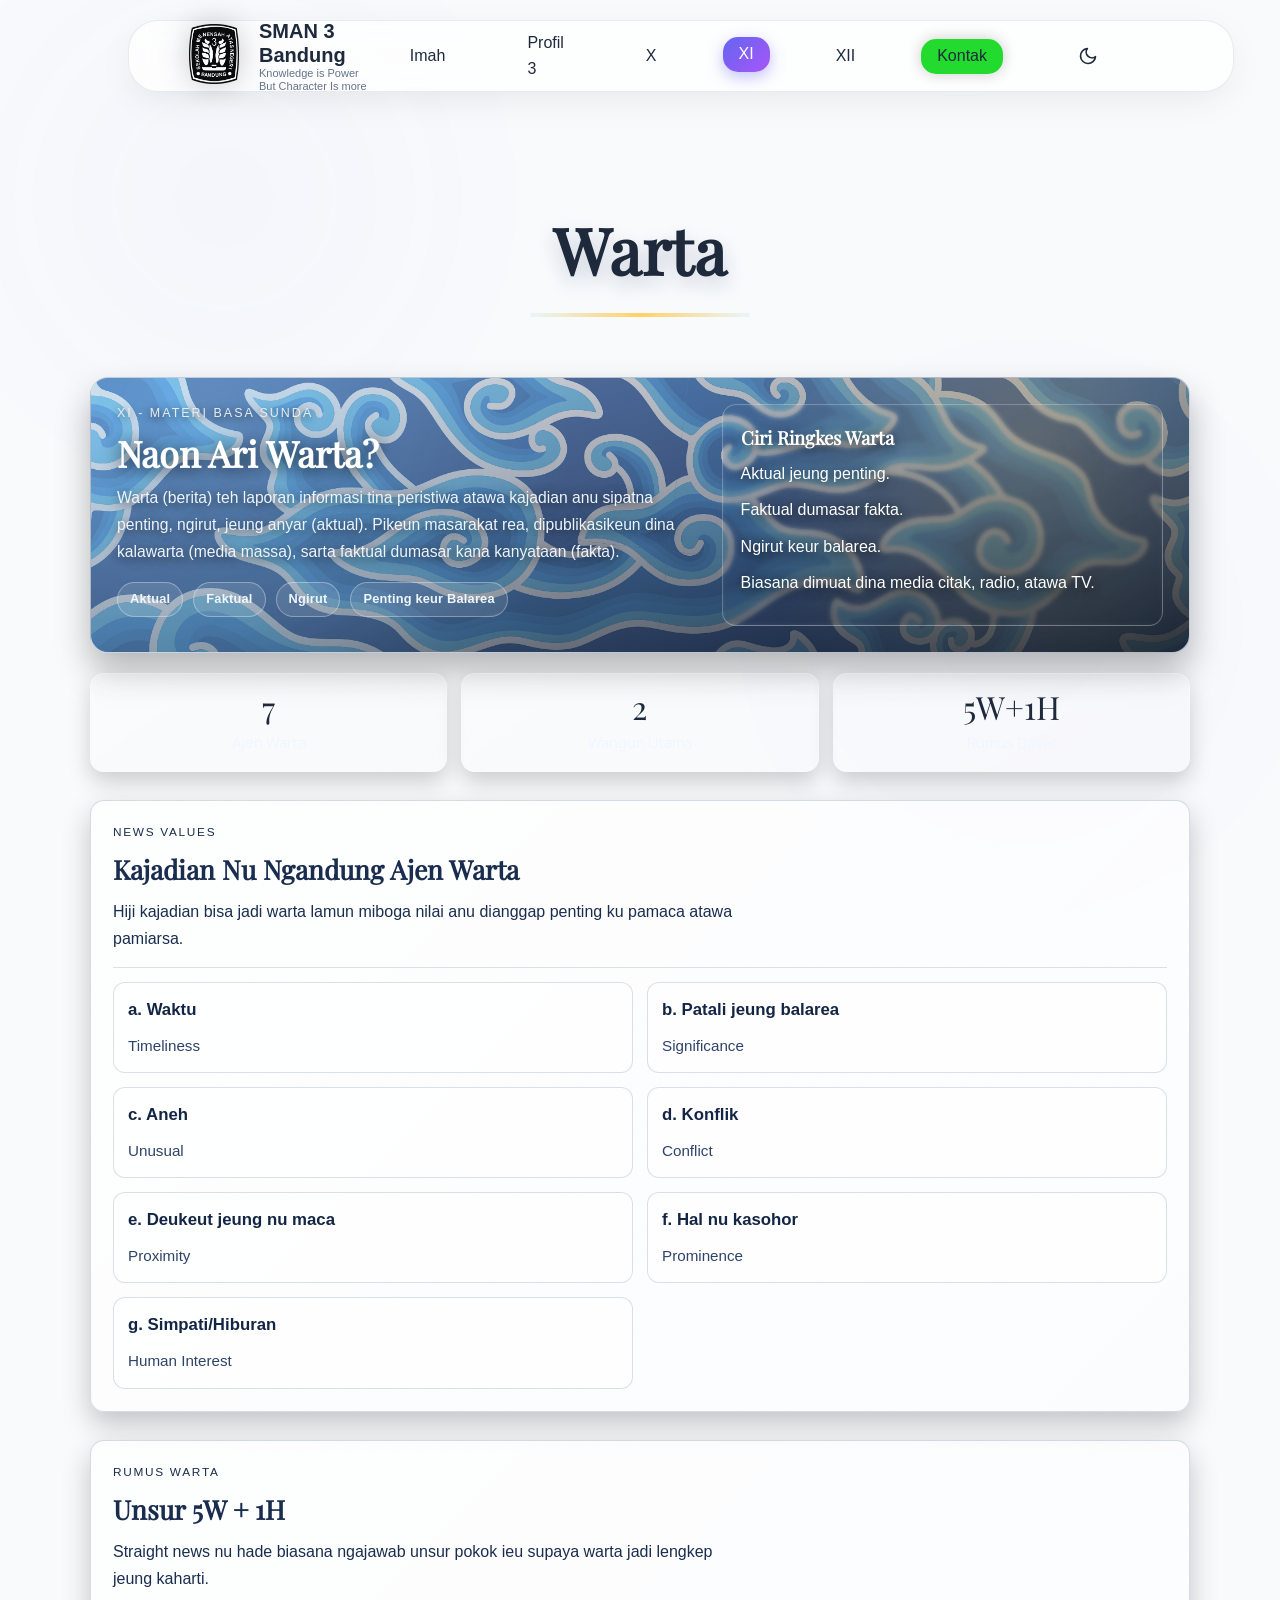
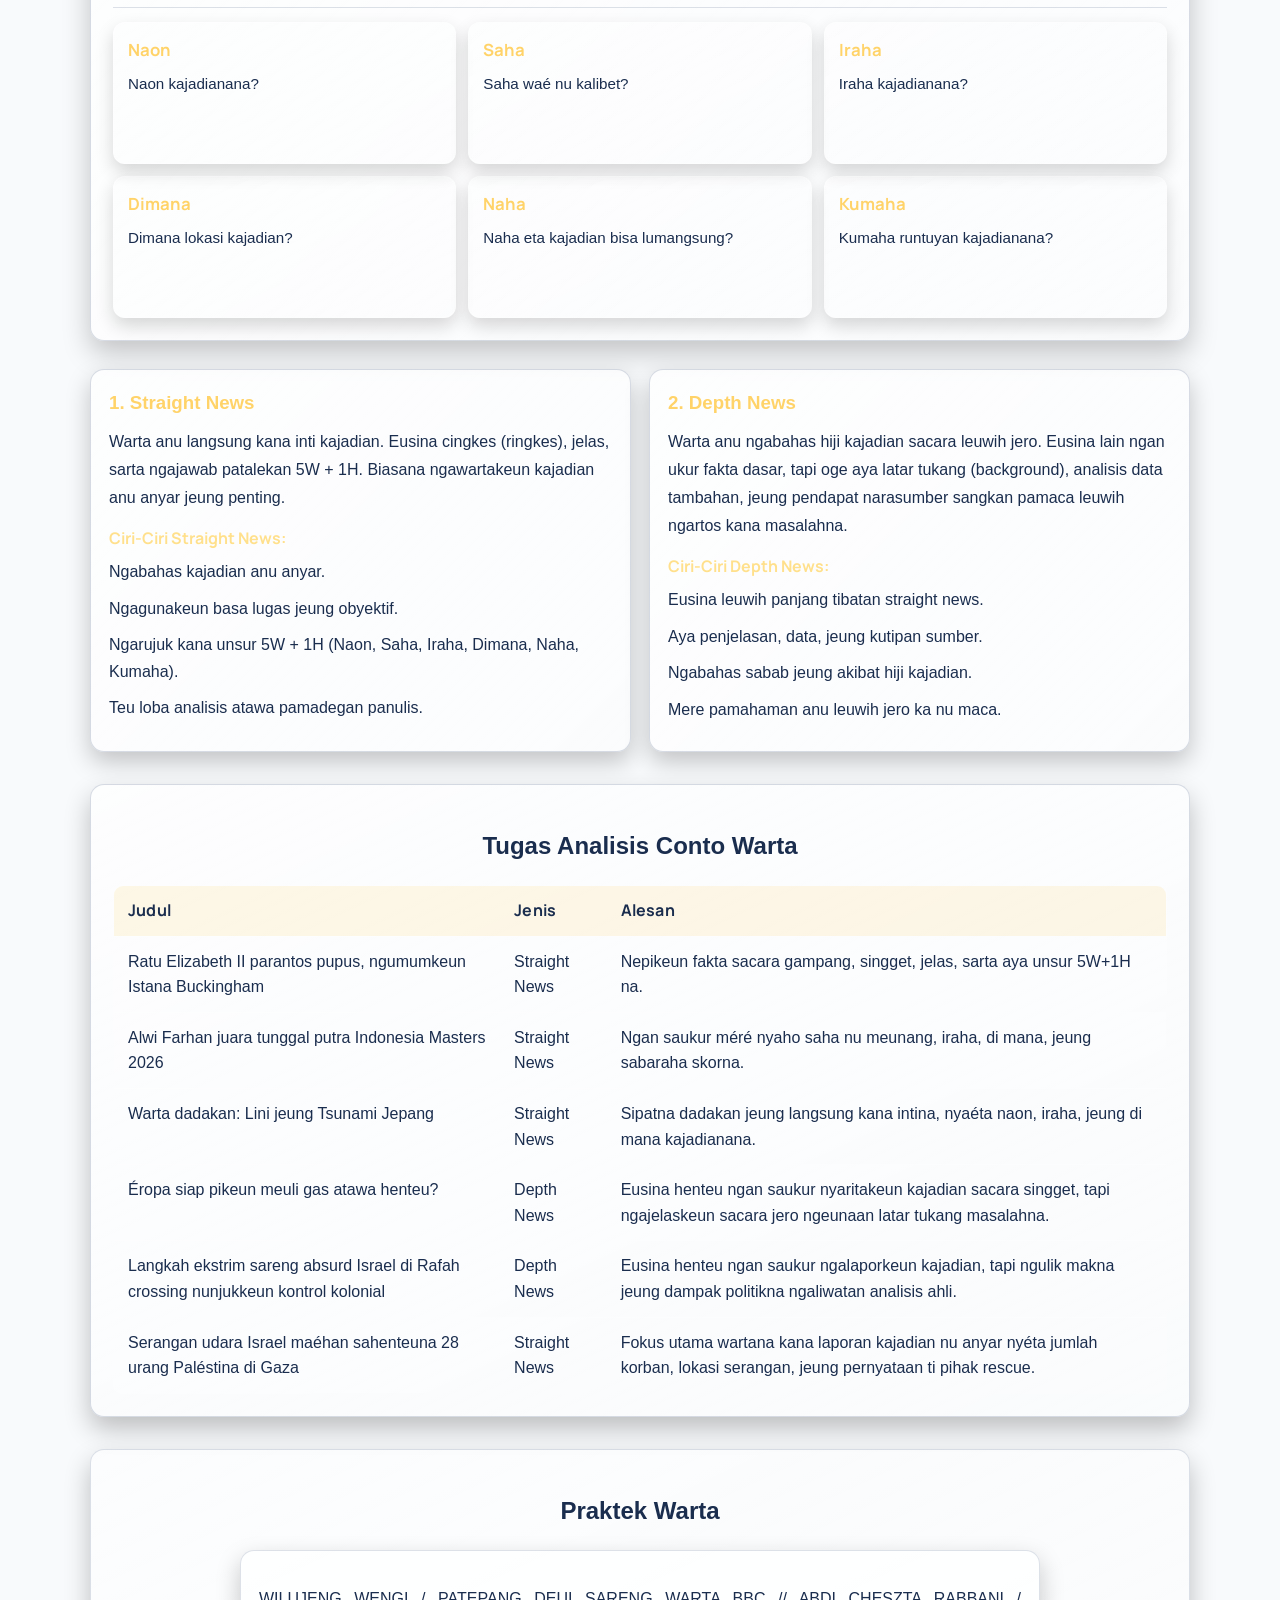
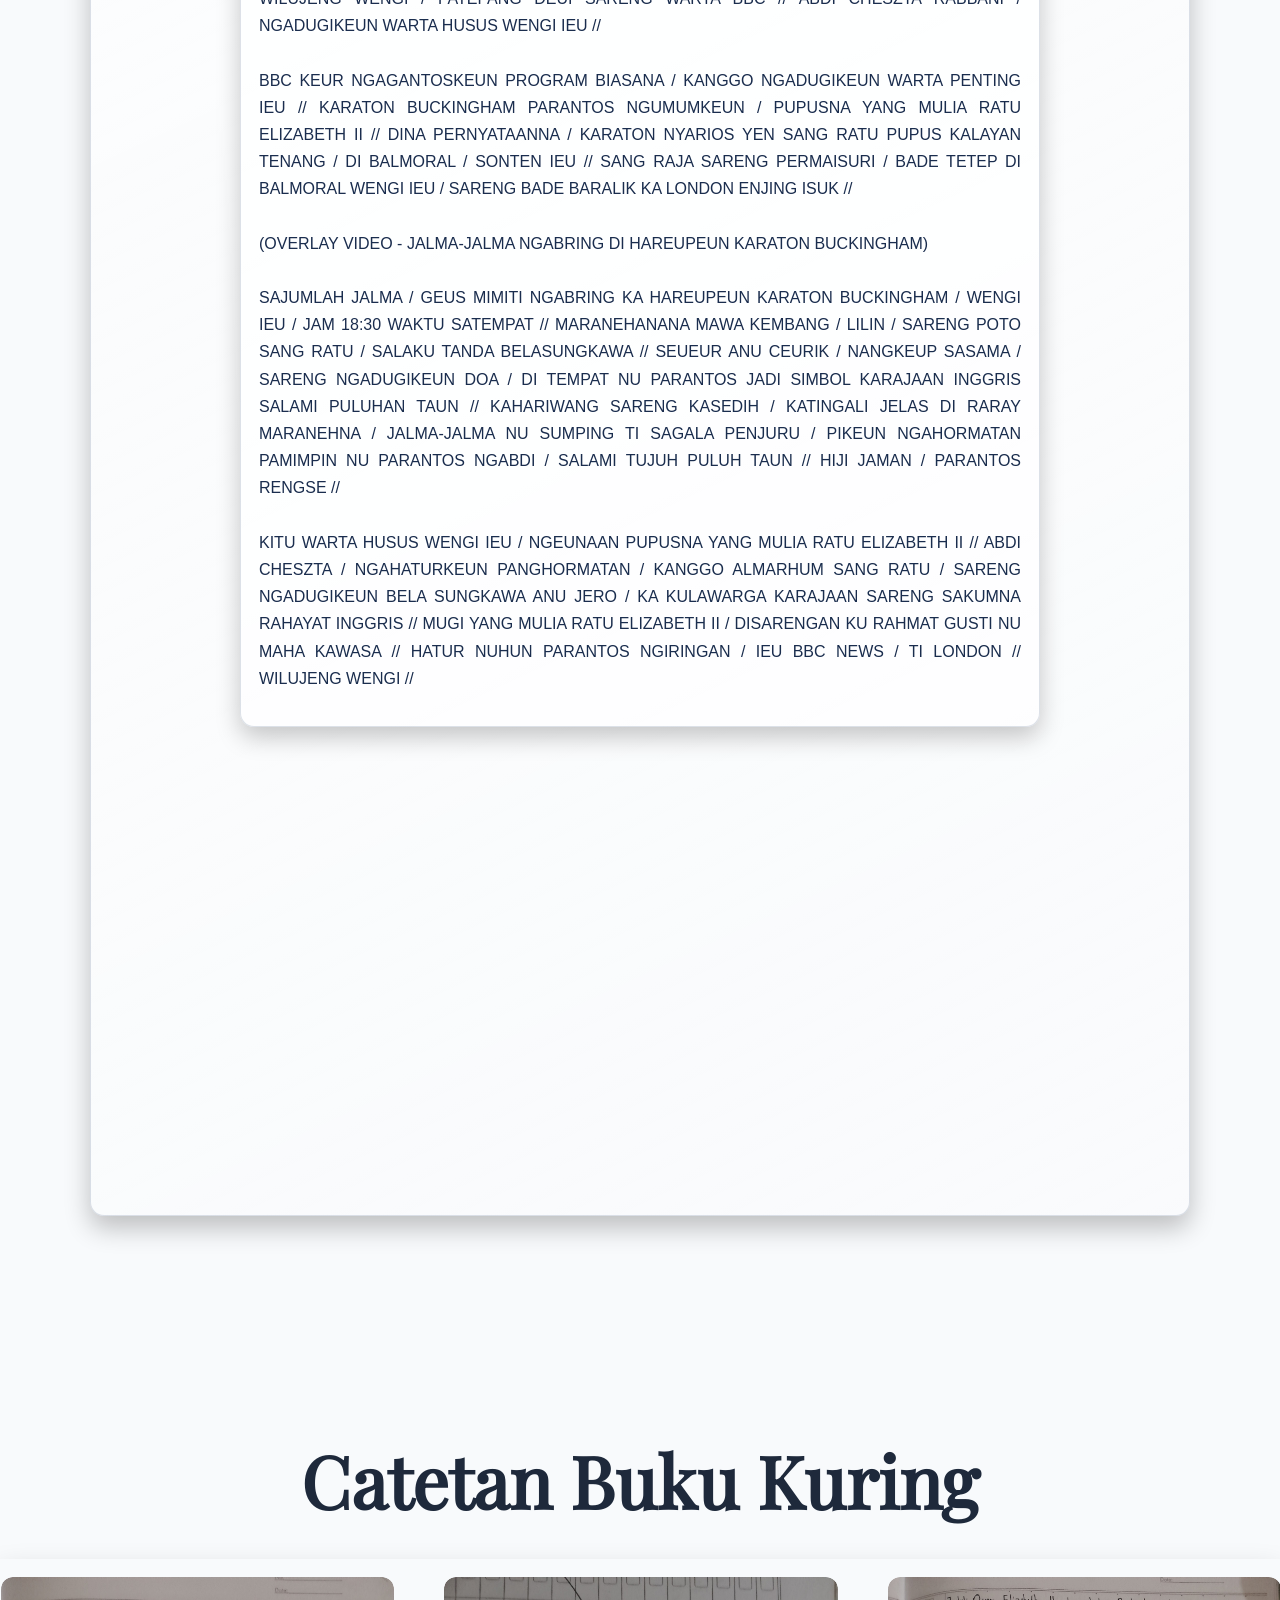
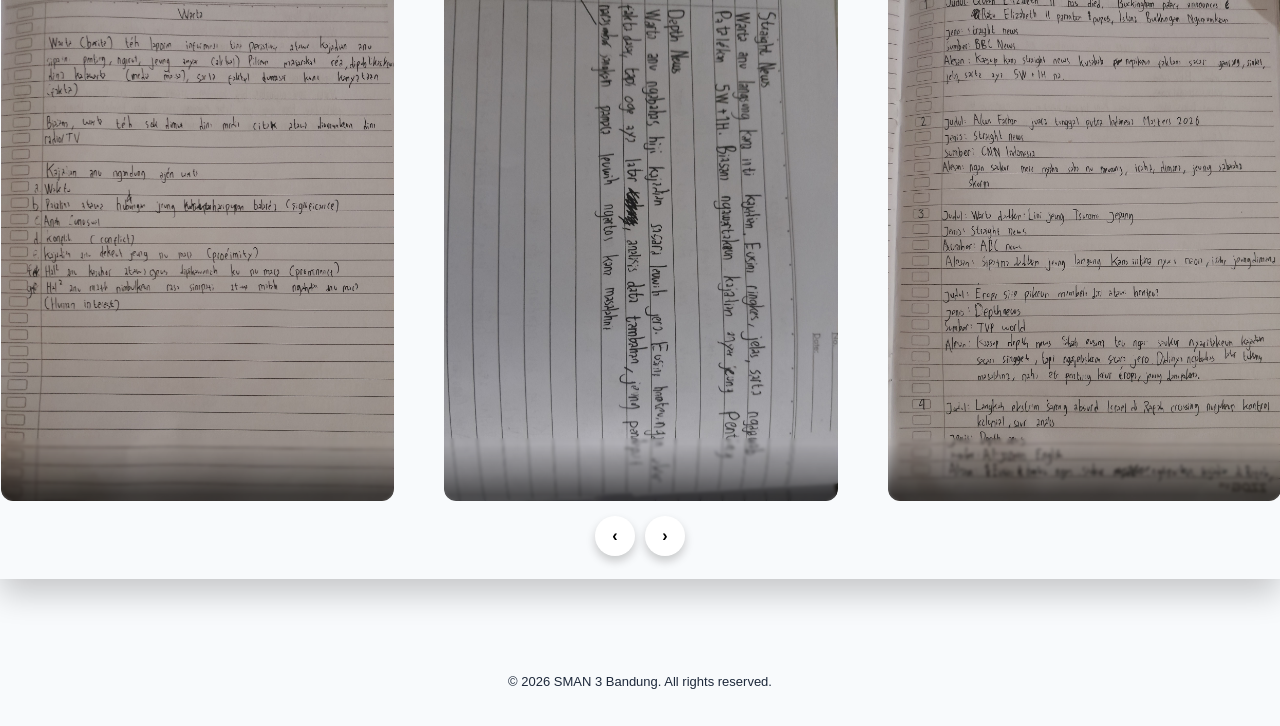
<file: warta.html>
<!DOCTYPE html>
<html lang="id">
<head>
  <meta charset="UTF-8">
  <meta name="viewport" content="width=device-width, initial-scale=1.0">
  <title>SMAN 3 Bandung - Warta</title>
  <link rel="stylesheet" href="style.css">
  <link rel="stylesheet" href="css/premium.css">
  <link rel="stylesheet" href="css/warta.css">
  <link rel="icon" type="image/x-icon" href="pics/logo sman3.png">
  <link rel="stylesheet" href="css/owl.carousel.css">
  <link rel="stylesheet" href="css/owl.theme.default.css">
  <script src="darkmode.js" defer></script>
  <script src="sekrip.js" defer></script>
  <script src="js/skrip.js" defer></script>
  <script src="js/head.js" defer></script>
</head>
<body>
  <div class="bg-container">
    <div class="h"></div>
    <div class="v"></div>
    <div class="glow-orb orb-1"></div>
    <div class="glow-orb orb-2"></div>
  </div>

  <header class="header" style="position: fixed;">
    <div class="brand">
      <a href="index.html"><img class="logo" src="pics/logo sman3.png" alt="logo sman3"></a>
      <div>
        <h1>SMAN 3 Bandung</h1>
        <p>Knowledge is Power But Character Is more</p>
      </div>
    </div>

    <nav class="navbar">
      <ul>
        <li><a href="index.html">Imah</a></li>
        <li>
          <a>Profil 3</a>
          <ul>
            <li><a href="sejarah.html">Sajarah</a></li>
            <li><a href="guru.html">Guru jeung Staf</a></li>
          </ul>
        </li>
        <li>
          <a>X</a>
          <ul>
            <li><a href="babad.html">Babad</a></li>
            <li><a href="aksara-sunda.html">Aksara Sunda</a></li>
            <li><a href="sajak.html">Sajak</a></li>
            <li><a href="biantara.html">Biantara</a></li>
          </ul>
        </li>
        <li>
          <a class="aktip">XI</a>
          <ul>
            <li><a href="warta.html" class="aktip">Warta</a></li>
            <li><a href="wawacan.html">Wawacan</a></li>
            <li><a href="sisindiran.html">Sisindiran</a></li>
          </ul>
        </li>
        <li><a>XII</a></li>
        <li><a href="kontak.html" class="kontak">Kontak</a></li>
        <li><a href="#" onclick="toggleTheme()" id="theme-toggle" class="theme-btn-icon"></a></li>
      </ul>
    </nav>
    <div class="hamburger" onclick="toggleMenu()">
      <span class="bar"></span>
      <span class="bar"></span>
      <span class="bar"></span>
    </div>
  </header>

  <h1 class="title-pg-babad warta-title">Warta</h1>
  <main class="container babad-container warta-container">
    <section class="babad-hero warta-hero">
      <div class="hero-inner">
        <p class="babad-tag">XI - Materi Basa Sunda</p>
        <h2>Naon Ari Warta?</h2>
        <p class="babad-lead">
          Warta (berita) teh laporan informasi tina peristiwa atawa kajadian anu sipatna penting, ngirut, jeung anyar (aktual).
          Pikeun masarakat rea, dipublikasikeun dina kalawarta (media massa), sarta faktual dumasar kana kanyataan (fakta).
        </p>
        <div class="warta-chip-row">
          <span>Aktual</span>
          <span>Faktual</span>
          <span>Ngirut</span>
          <span>Penting keur Balarea</span>
        </div>
      </div>
      <div class="babad-hero-card">
        <h3>Ciri Ringkes Warta</h3>
        <ul class="babad-list">
          <li>Aktual jeung penting.</li>
          <li>Faktual dumasar fakta.</li>
          <li>Ngirut keur balarea.</li>
          <li>Biasana dimuat dina media citak, radio, atawa TV.</li>
        </ul>
      </div>
    </section>

    <section class="warta-metrics">
      <article class="warta-metric-card">
        <p class="warta-metric-value">7</p>
        <p class="warta-metric-label">Ajen Warta</p>
      </article>
      <article class="warta-metric-card">
        <p class="warta-metric-value">2</p>
        <p class="warta-metric-label">Wangun Utama</p>
      </article>
      <article class="warta-metric-card">
        <p class="warta-metric-value">5W+1H</p>
        <p class="warta-metric-label">Rumus Dasar</p>
      </article>
    </section>

    <section class="babad-intro">
      <article class="babad-intro-box">
        <div class="babad-intro-head">
          <p class="babad-intro-kicker">News Values</p>
          <h3>Kajadian Nu Ngandung Ajen Warta</h3>
          <p class="babad-intro-lead">
            Hiji kajadian bisa jadi warta lamun miboga nilai anu dianggap penting ku pamaca atawa pamiarsa.
          </p>
        </div>
        <div class="babad-intro-content warta-values-grid">
          <div class="babad-intro-panel"><h4>a. Waktu</h4><p>Timeliness</p></div>
          <div class="babad-intro-panel"><h4>b. Patali jeung balarea</h4><p>Significance</p></div>
          <div class="babad-intro-panel"><h4>c. Aneh</h4><p>Unusual</p></div>
          <div class="babad-intro-panel"><h4>d. Konflik</h4><p>Conflict</p></div>
          <div class="babad-intro-panel"><h4>e. Deukeut jeung nu maca</h4><p>Proximity</p></div>
          <div class="babad-intro-panel"><h4>f. Hal nu kasohor</h4><p>Prominence</p></div>
          <div class="babad-intro-panel"><h4>g. Simpati/Hiburan</h4><p>Human Interest</p></div>
        </div>
      </article>
    </section>

    <section class="babad-intro warta-structure">
      <article class="babad-intro-box">
        <div class="babad-intro-head">
          <p class="babad-intro-kicker">Rumus Warta</p>
          <h3>Unsur 5W + 1H</h3>
          <p class="babad-intro-lead">
            Straight news nu hade biasana ngajawab unsur pokok ieu supaya warta jadi lengkep jeung kaharti.
          </p>
        </div>
        <div class="warta-5w-grid">
          <div class="warta-5w-card"><h4>Naon</h4><p>Naon kajadianana?</p></div>
          <div class="warta-5w-card"><h4>Saha</h4><p>Saha waé nu kalibet?</p></div>
          <div class="warta-5w-card"><h4>Iraha</h4><p>Iraha kajadianana?</p></div>
          <div class="warta-5w-card"><h4>Dimana</h4><p>Dimana lokasi kajadian?</p></div>
          <div class="warta-5w-card"><h4>Naha</h4><p>Naha eta kajadian bisa lumangsung?</p></div>
          <div class="warta-5w-card"><h4>Kumaha</h4><p>Kumaha runtuyan kajadianana?</p></div>
        </div>
      </article>
    </section>

    <section class="babad-grid warta-types">
      <article class="babad-card">
        <h3>1. Straight News</h3>
        <p>
          Warta anu langsung kana inti kajadian. Eusina cingkes (ringkes), jelas, sarta ngajawab patalekan 5W + 1H.
          Biasana ngawartakeun kajadian anu anyar jeung penting.
        </p>
        <h4>Ciri-Ciri Straight News:</h4>
        <ul class="babad-list">
          <li>Ngabahas kajadian anu anyar.</li>
          <li>Ngagunakeun basa lugas jeung obyektif.</li>
          <li>Ngarujuk kana unsur 5W + 1H (Naon, Saha, Iraha, Dimana, Naha, Kumaha).</li>
          <li>Teu loba analisis atawa pamadegan panulis.</li>
        </ul>
      </article>
      <article class="babad-card">
        <h3>2. Depth News</h3>
        <p>
          Warta anu ngabahas hiji kajadian sacara leuwih jero. Eusina lain ngan ukur fakta dasar, tapi oge aya latar tukang (background),
          analisis data tambahan, jeung pendapat narasumber sangkan pamaca leuwih ngartos kana masalahna.
        </p>
        <h4>Ciri-Ciri Depth News:</h4>
        <ul class="babad-list">
          <li>Eusina leuwih panjang tibatan straight news.</li>
          <li>Aya penjelasan, data, jeung kutipan sumber.</li>
          <li>Ngabahas sabab jeung akibat hiji kajadian.</li>
          <li>Mere pamahaman anu leuwih jero ka nu maca.</li>
        </ul>
      </article>
    </section>

    

    <section class="babad-story warta-analysis">
      <h1 style="text-align: center;">Tugas Analisis Conto Warta</h1>
      <div class="table-wrap">
        <table class="warta-table">
      <thead>
        <tr>
          <th>Judul</th>
          <th>Jenis</th>
          <th>Alesan</th>
        </tr>
      </thead>
      <tbody>
        <tr>
          <td>Ratu Elizabeth II parantos pupus, ngumumkeun Istana Buckingham</td>
          <td>Straight News</td>
          <td>Nepikeun fakta sacara gampang, singget, jelas, sarta aya unsur 5W+1H na.</td>
        </tr>
        <tr>
          <td>Alwi Farhan juara tunggal putra Indonesia Masters 2026</td>
          <td>Straight News</td>
          <td>Ngan saukur méré nyaho saha nu meunang, iraha, di mana, jeung sabaraha skorna.</td>
        </tr>
        <tr>
          <td>Warta dadakan: Lini jeung Tsunami Jepang</td>
          <td>Straight News</td>
          <td>Sipatna dadakan jeung langsung kana intina, nyaéta naon, iraha, jeung di mana kajadianana.</td>
        </tr>
        <tr>
          <td>Éropa siap pikeun meuli gas atawa henteu?</td>
          <td>Depth News</td>
          <td>Eusina henteu ngan saukur nyaritakeun kajadian sacara singget, tapi ngajelaskeun sacara jero ngeunaan latar tukang masalahna.</td>
        </tr>
        <tr>
          <td>Langkah ekstrim sareng absurd Israel di Rafah crossing nunjukkeun kontrol kolonial</td>
          <td>Depth News</td>
          <td>Eusina henteu ngan saukur ngalaporkeun kajadian, tapi ngulik makna jeung dampak politikna ngaliwatan analisis ahli.</td>
        </tr>
        <tr>
          <td>Serangan udara Israel maéhan sahenteuna 28 urang Paléstina di Gaza</td>
          <td>Straight News</td>
          <td>Fokus utama wartana kana laporan kajadian nu anyar nyéta jumlah korban, lokasi serangan, jeung pernyataan ti pihak rescue.</td>
        </tr>
      </tbody>
    </table>
      </div>
    </section>
    <section class="babad-story warta-user-text">
      <h1 style="text-align: center;">Praktek Warta</h1>
      <div style="max-width: 800px; margin: 0 auto; display: grid; gap: 1rem;">
        
        <article class="babad-card" style="margin: 0;">
          <p style="line-height: 1.7;">
            WILUJENG WENGI / PATEPANG DEUI SARENG WARTA BBC // ABDI CHESZTA RABBANI / NGADUGIKEUN WARTA HUSUS WENGI IEU //
            <br><br>
            BBC KEUR NGAGANTOSKEUN PROGRAM BIASANA / KANGGO NGADUGIKEUN WARTA PENTING IEU // KARATON BUCKINGHAM PARANTOS NGUMUMKEUN / PUPUSNA YANG MULIA RATU ELIZABETH II // DINA PERNYATAANNA / KARATON NYARIOS YEN SANG RATU PUPUS KALAYAN TENANG / DI BALMORAL / SONTEN IEU // SANG RAJA SARENG PERMAISURI / BADE TETEP DI BALMORAL WENGI IEU / SARENG BADE BARALIK KA LONDON ENJING ISUK //
            <br><br>
            (OVERLAY VIDEO - JALMA-JALMA NGABRING DI HAREUPEUN KARATON BUCKINGHAM)
            <br><br>
            SAJUMLAH JALMA / GEUS MIMITI NGABRING KA HAREUPEUN KARATON BUCKINGHAM / WENGI IEU / JAM 18:30 WAKTU SATEMPAT // MARANEHANANA MAWA KEMBANG / LILIN / SARENG POTO SANG RATU / SALAKU TANDA BELASUNGKAWA // SEUEUR ANU CEURIK / NANGKEUP SASAMA / SARENG NGADUGIKEUN DOA / DI TEMPAT NU PARANTOS JADI SIMBOL KARAJAAN INGGRIS SALAMI PULUHAN TAUN // KAHARIWANG SARENG KASEDIH / KATINGALI JELAS DI RARAY MARANEHNA / JALMA-JALMA NU SUMPING TI SAGALA PENJURU / PIKEUN NGAHORMATAN PAMIMPIN NU PARANTOS NGABDI / SALAMI TUJUH PULUH TAUN // HIJI JAMAN / PARANTOS RENGSE //
            <br><br>
            KITU WARTA HUSUS WENGI IEU / NGEUNAAN PUPUSNA YANG MULIA RATU ELIZABETH II // ABDI CHESZTA / NGAHATURKEUN PANGHORMATAN / KANGGO ALMARHUM SANG RATU / SARENG NGADUGIKEUN BELA SUNGKAWA ANU JERO / KA KULAWARGA KARAJAAN SARENG SAKUMNA RAHAYAT INGGRIS // MUGI YANG MULIA RATU ELIZABETH II / DISARENGAN KU RAHMAT GUSTI NU MAHA KAWASA // HATUR NUHUN PARANTOS NGIRINGAN / IEU BBC NEWS / TI LONDON // WILUJENG WENGI //
          </p>
        </article>
        <div style="position: relative; width: 100%; padding-top: 56.25%; border-radius: 12px; overflow: hidden;">
          <iframe
            src="https://www.youtube.com/embed/wAzToK20gQY"
            title="Video Warta Kuring"
            style="position: absolute; inset: 0; width: 100%; height: 100%; border: 0;"
            allow="accelerometer; autoplay; clipboard-write; encrypted-media; gyroscope; picture-in-picture; web-share"
            referrerpolicy="strict-origin-when-cross-origin"
            allowfullscreen
          ></iframe>
        </div>
      </div>
    </section>
  </main>

    <br><br>
    <h1 class="title-hobi">Catetan Buku Kuring</h1>
    <div class="owl-carousel owl-theme hobi-carousel">
        <div class="item">
          <img src="img/catatan/warta/1w.jpg" alt="Catetan 1">
        </div>
        <div class="item">
          <img src="img/catatan/warta/2w.jpg" alt="Catetan 2">
        </div>
        <div class="item">
          <img src="img/catatan/warta/3w.jpg" alt="Catetan 3">
        </div>
        <div class="item">
          <img src="img/catatan/warta/4w.jpg" alt="Catetan 4">
        </div>
        <div class="item">
          <img src="img/catatan/warta/5w.jpg" alt="Catetan 5">
        </div>
    </div>

  <footer>
    <p>&copy; 2026 SMAN 3 Bandung. All rights reserved.</p>
  </footer>

  <script src="js/jquery.min.lib.js"></script>
  <script src="js/owl.carousel.min.js"></script>
  <script src="js/main.js"></script>
</body>
</html>
</file>
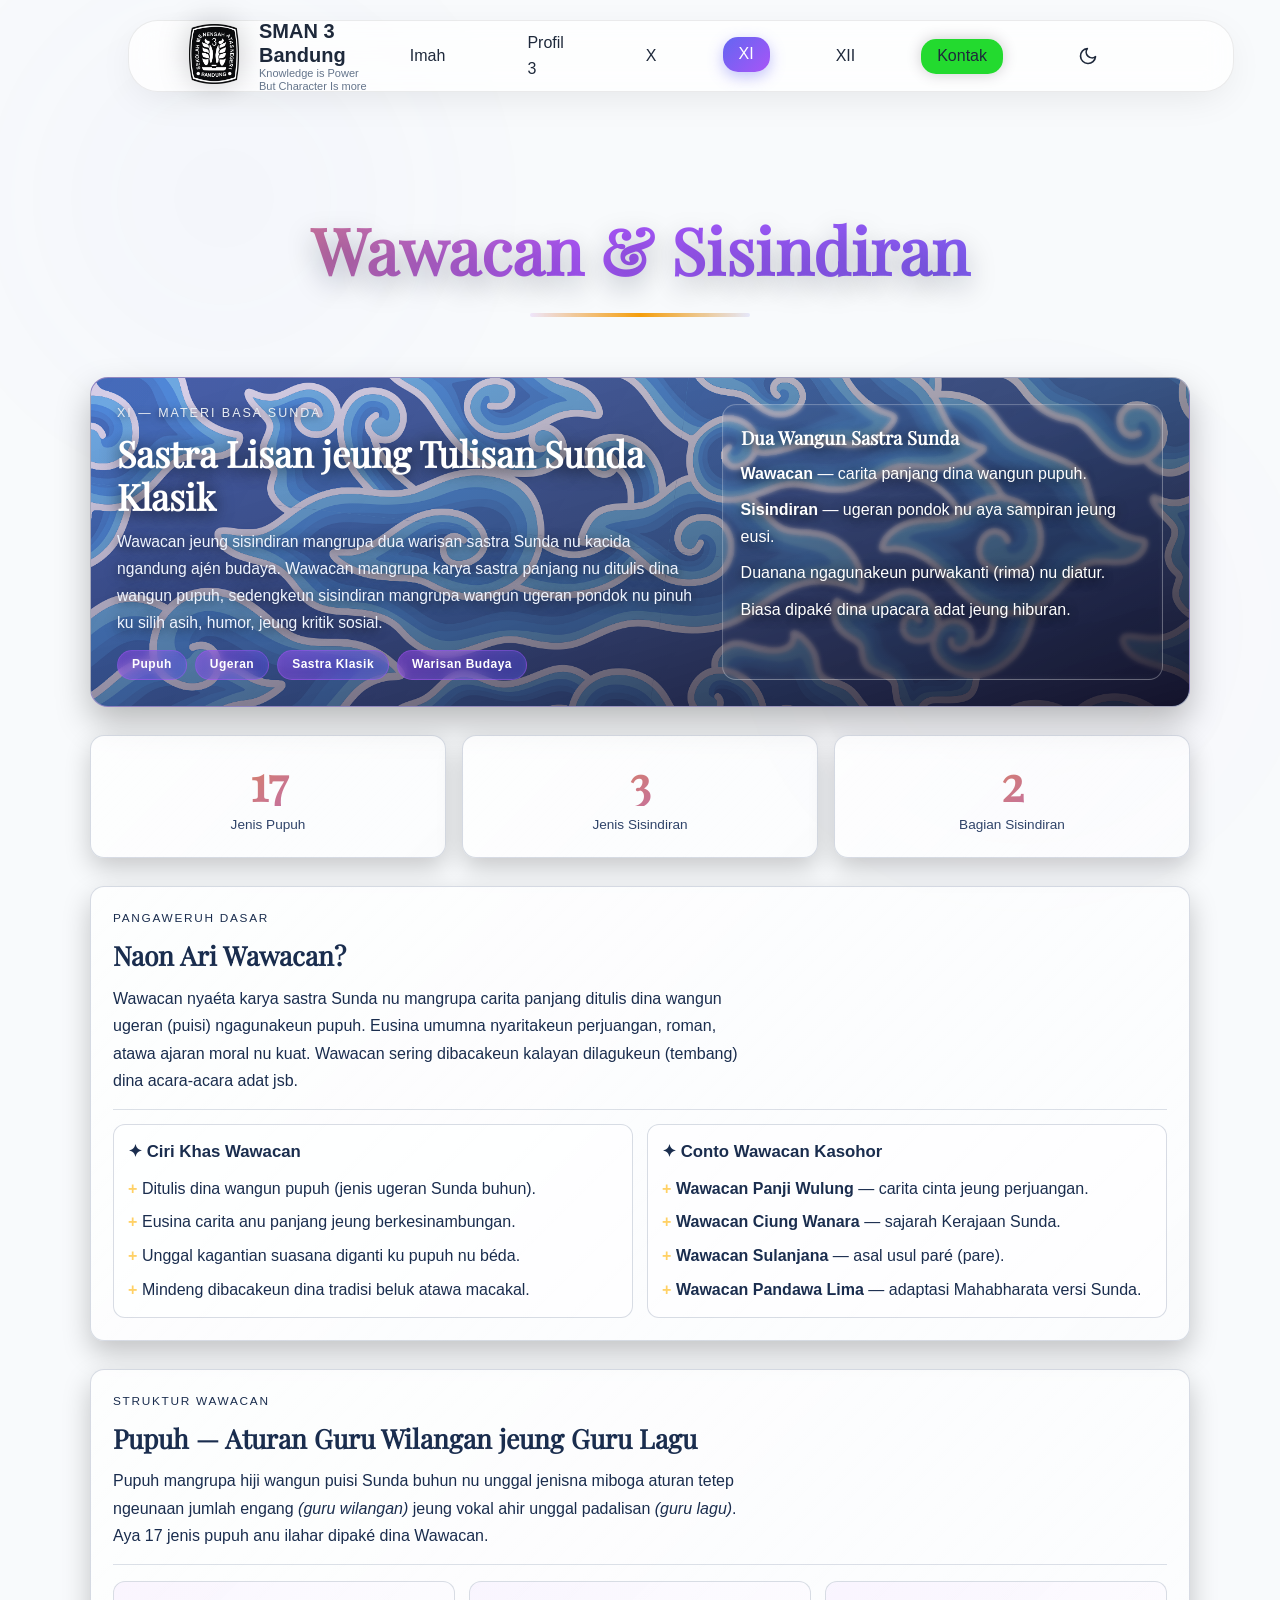
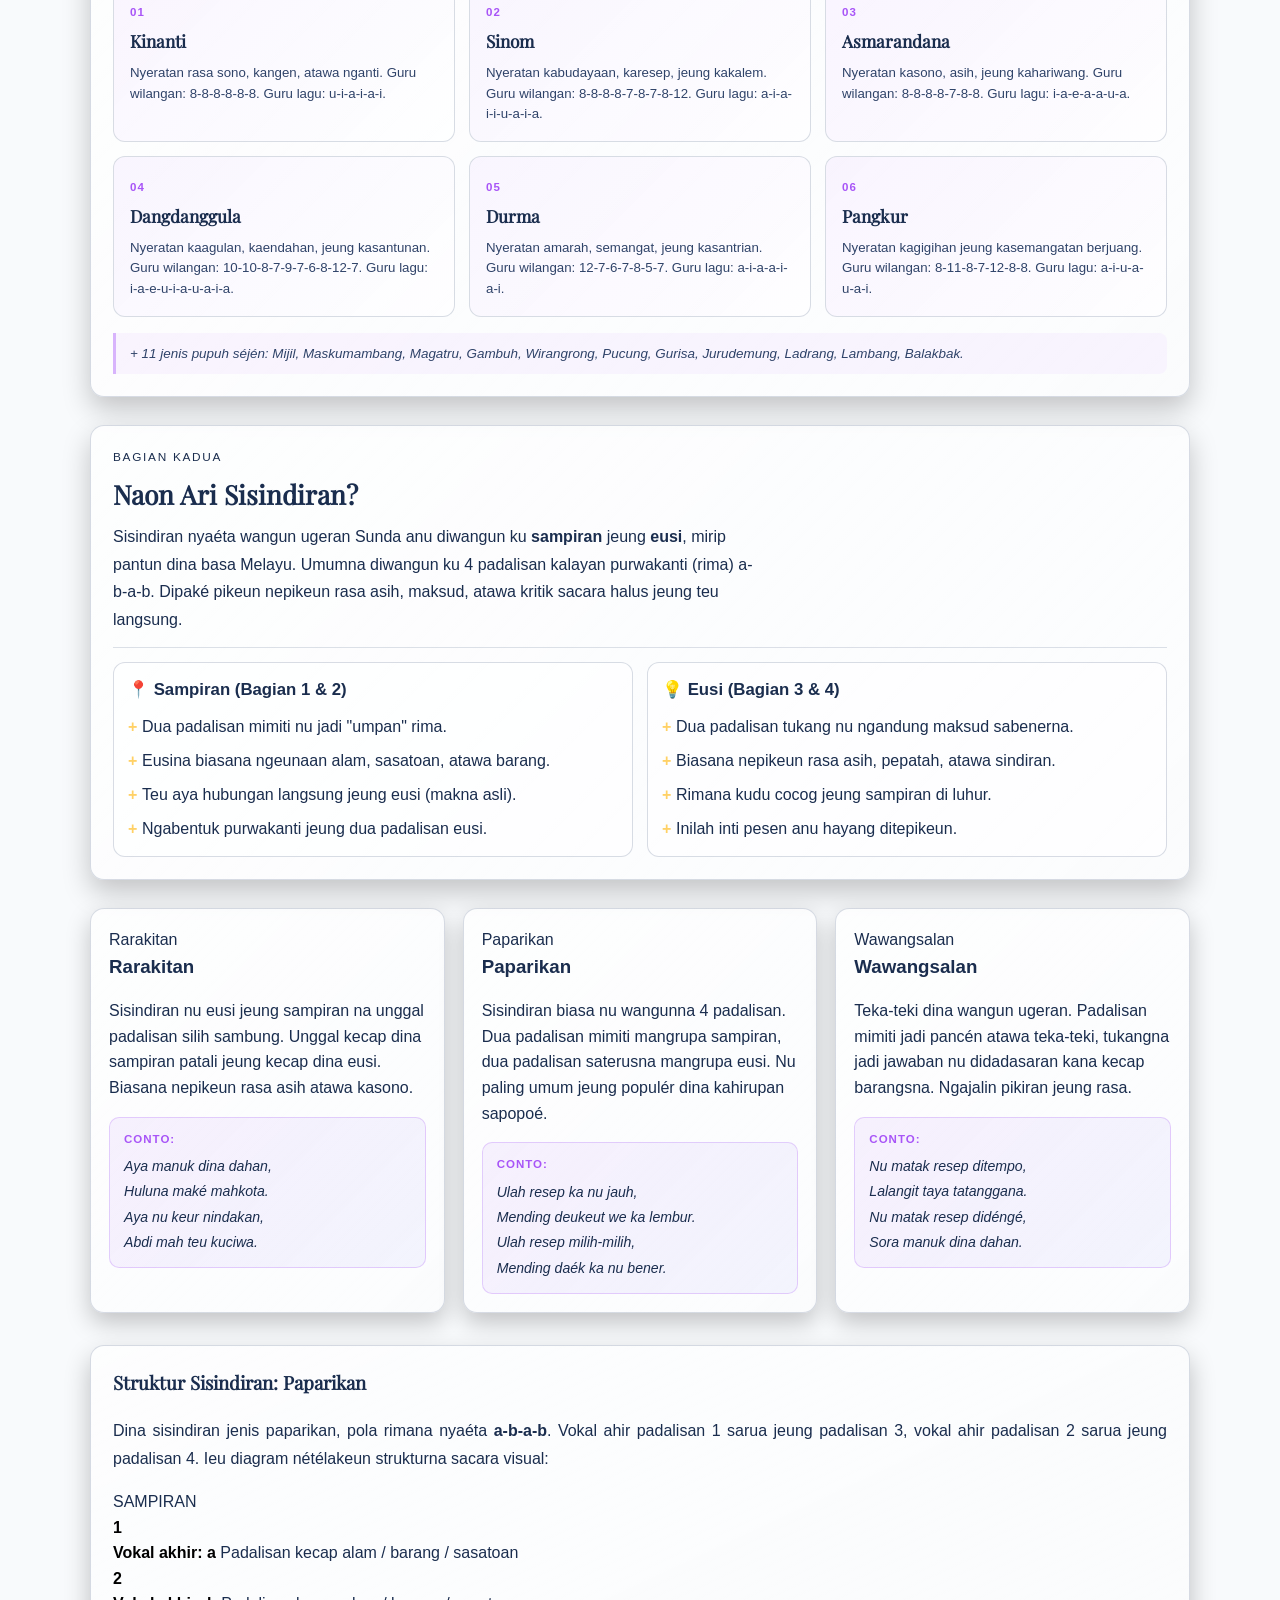
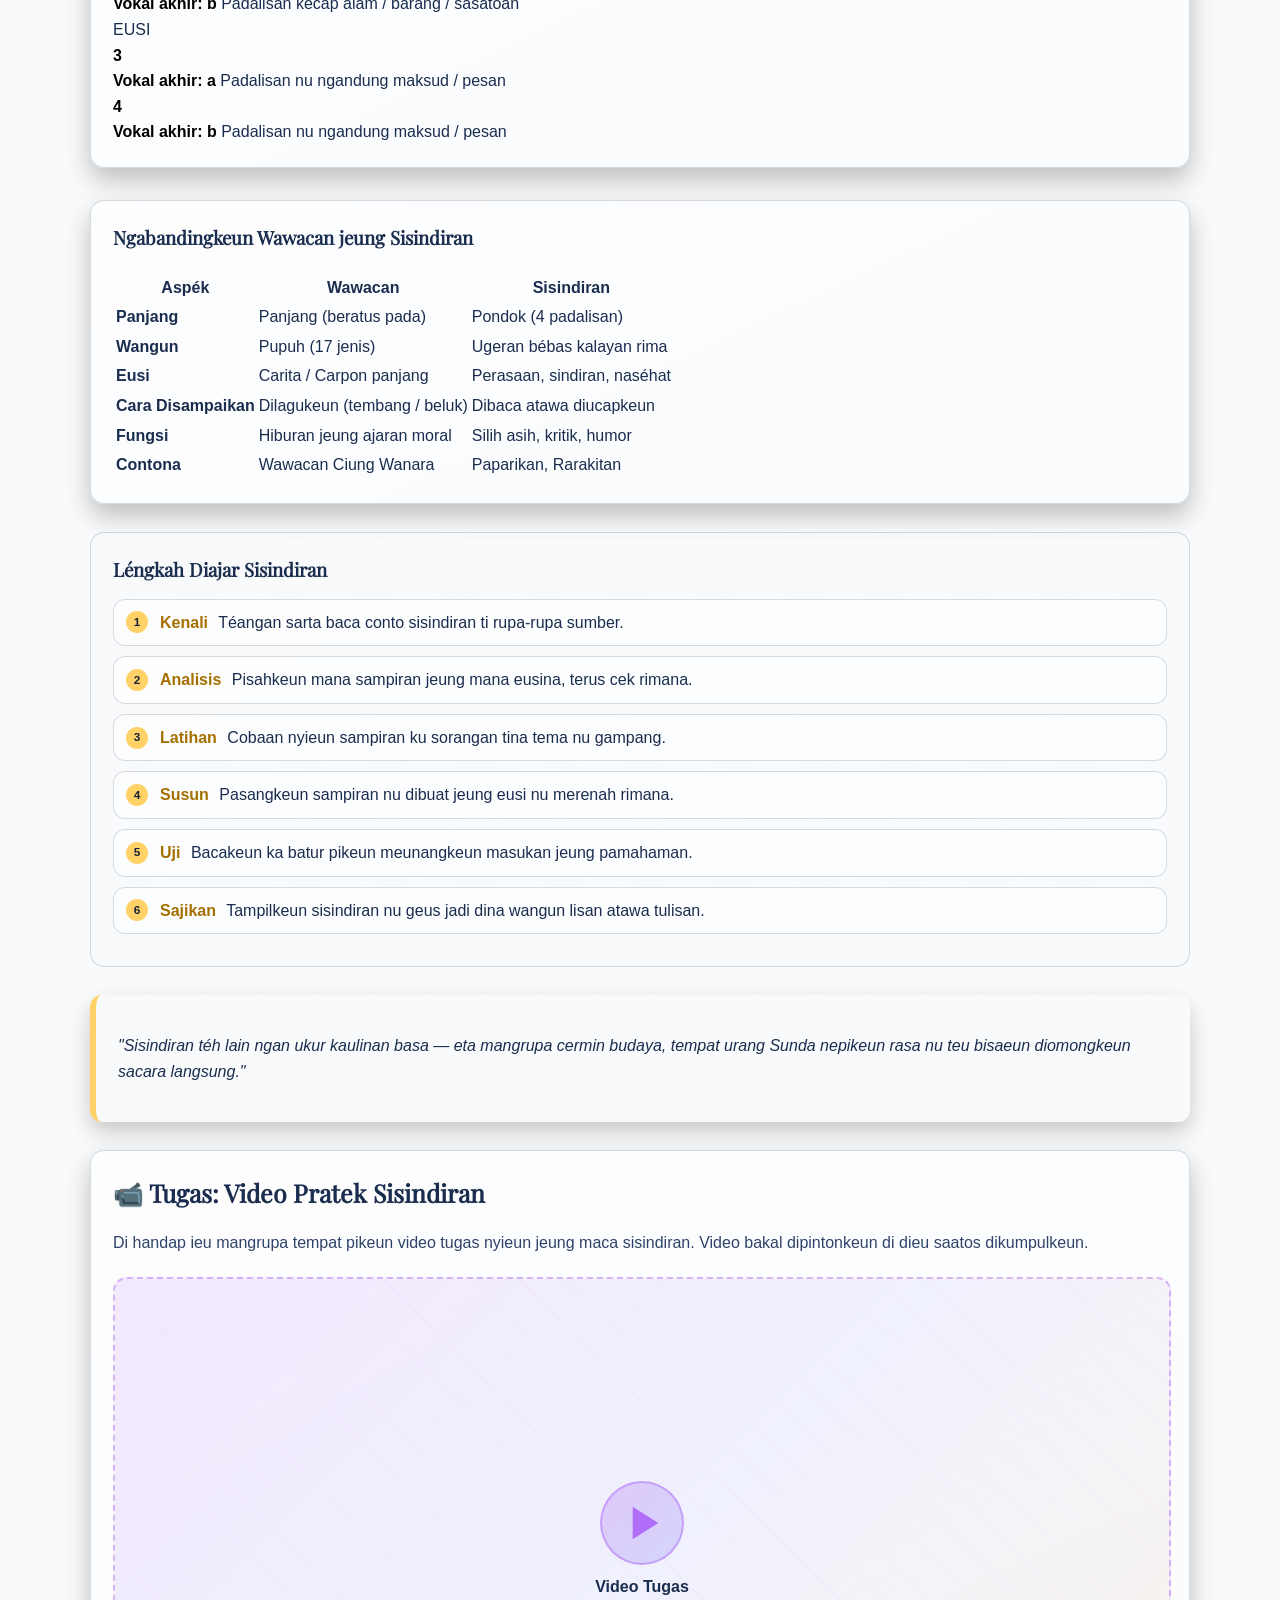
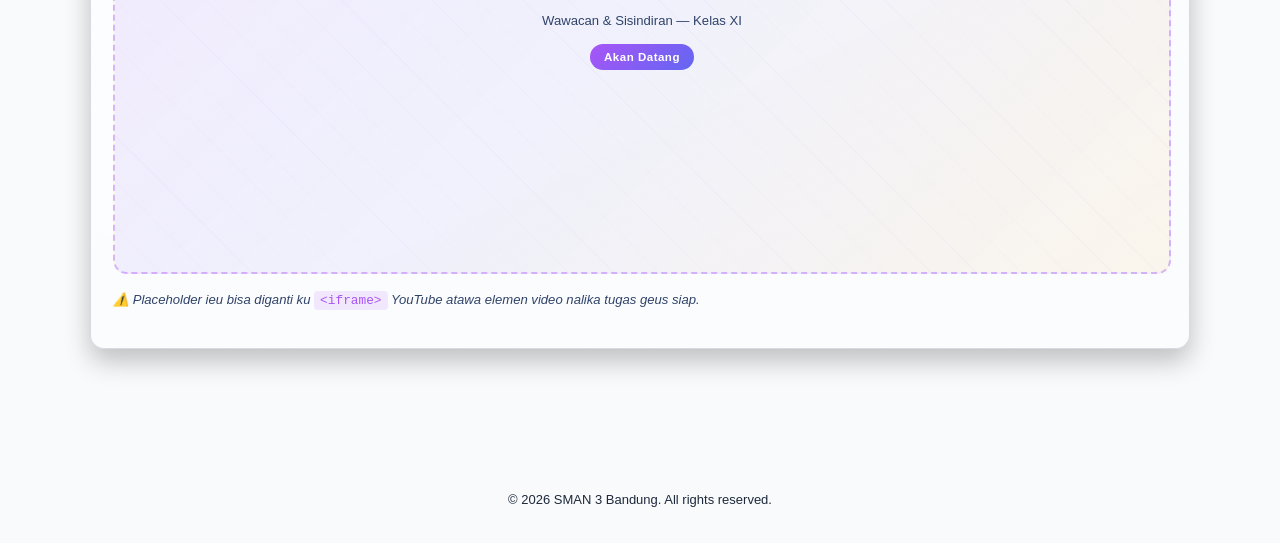
<file: wawacan-sisindiran.html>
<!DOCTYPE html>
<html lang="id">
<head>
  <meta charset="UTF-8">
  <meta name="viewport" content="width=device-width, initial-scale=1.0">
  <title>SMAN 3 Bandung - Wawacan & Sisindiran</title>
  <meta name="description" content="Materi Basa Sunda Kelas XI: Wawacan dan Sisindiran — genre sastra lisan sarta tulisan Sunda klasik.">
  <link rel="stylesheet" href="style.css">
  <link rel="stylesheet" href="css/premium.css">
  <link rel="stylesheet" href="css/babad.css">
  <link rel="stylesheet" href="css/wawacan.css">
  <link rel="icon" type="image/x-icon" href="pics/logo sman3.png">
  <script src="darkmode.js" defer></script>
  <script src="sekrip.js" defer></script>
  <script src="js/skrip.js" defer></script>
  <script src="js/head.js" defer></script>
</head>
<body>
  <!-- Background -->
  <div class="bg-container">
    <div class="h"></div>
    <div class="v"></div>
    <div class="glow-orb orb-1"></div>
    <div class="glow-orb orb-2"></div>
  </div>

  <!-- Header -->
  <header class="header" style="position: fixed;">
    <div class="brand">
      <a href="index.html"><img class="logo" src="pics/logo sman3.png" alt="logo sman3"></a>
      <div>
        <h1>SMAN 3 Bandung</h1>
        <p>Knowledge is Power But Character Is more</p>
      </div>
    </div>

    <nav class="navbar">
      <ul>
        <li><a href="index.html">Imah</a></li>
        <li>
          <a>Profil 3</a>
          <ul>
            <li><a href="sejarah.html">Sajarah</a></li>
            <li><a href="guru.html">Guru jeung Staf</a></li>
          </ul>
        </li>
        <li>
          <a>X</a>
          <ul>
            <li><a href="babad.html">Babad</a></li>
            <li><a href="aksara-sunda.html">Aksara Sunda</a></li>
            <li><a href="sajak.html">Sajak</a></li>
            <li><a href="biantara.html">Biantara</a></li>
          </ul>
        </li>
        <li>
          <a class="aktip">XI</a>
          <ul>
            <li><a href="warta.html">Warta</a></li>
            <li><a href="wawacan-sisindiran.html" class="aktip">Wawacan & Sisindiran</a></li>
          </ul>
        </li>
        <li><a>XII</a></li>
        <li><a href="kontak.html" class="kontak">Kontak</a></li>
        <li><a href="#" onclick="toggleTheme()" id="theme-toggle" class="theme-btn-icon"></a></li>
      </ul>
    </nav>
    <div class="hamburger" onclick="toggleMenu()">
      <span class="bar"></span>
      <span class="bar"></span>
      <span class="bar"></span>
    </div>
  </header>

  <!-- Page Title -->
  <h1 class="title-pg-babad wawa-title">Wawacan &amp; Sisindiran</h1>

  <main class="container babad-container">

    <!-- ===== HERO SECTION ===== -->
    <section class="babad-hero wawa-hero">
      <div class="hero-inner">
        <p class="babad-tag">XI — Materi Basa Sunda</p>
        <h2>Sastra Lisan jeung Tulisan Sunda Klasik</h2>
        <p class="babad-lead">
          Wawacan jeung sisindiran mangrupa dua warisan sastra Sunda nu kacida ngandung
          ajén budaya. Wawacan mangrupa karya sastra panjang nu ditulis dina wangun pupuh,
          sedengkeun sisindiran mangrupa wangun ugeran pondok nu pinuh ku silih asih, humor,
          jeung kritik sosial.
        </p>
        <div class="wawa-chip-row">
          <span>Pupuh</span>
          <span>Ugeran</span>
          <span>Sastra Klasik</span>
          <span>Warisan Budaya</span>
        </div>
      </div>
      <div class="babad-hero-card">
        <h3>Dua Wangun Sastra Sunda</h3>
        <ul class="babad-list" style="color:#fff;">
          <li><strong>Wawacan</strong> — carita panjang dina wangun pupuh.</li>
          <li><strong>Sisindiran</strong> — ugeran pondok nu aya sampiran jeung eusi.</li>
          <li>Duanana ngagunakeun purwakanti (rima) nu diatur.</li>
          <li>Biasa dipaké dina upacara adat jeung hiburan.</li>
        </ul>
      </div>
    </section>

    <!-- ===== METRIC SECTION ===== -->
    <section class="wawa-metrics">
      <article class="wawa-metric-card">
        <p class="wawa-metric-value">17</p>
        <p class="wawa-metric-label">Jenis Pupuh</p>
      </article>
      <article class="wawa-metric-card">
        <p class="wawa-metric-value">3</p>
        <p class="wawa-metric-label">Jenis Sisindiran</p>
      </article>
      <article class="wawa-metric-card">
        <p class="wawa-metric-value">2</p>
        <p class="wawa-metric-label">Bagian Sisindiran</p>
      </article>
    </section>

    <!-- ===== WAWACAN INTRO ===== -->
    <section class="babad-intro">
      <article class="babad-intro-box">
        <div class="babad-intro-head">
          <p class="babad-intro-kicker">Pangaweruh Dasar</p>
          <h3>Naon Ari Wawacan?</h3>
          <p class="babad-intro-lead">
            Wawacan nyaéta karya sastra Sunda nu mangrupa carita panjang ditulis dina
            wangun ugeran (puisi) ngagunakeun pupuh. Eusina umumna nyaritakeun
            perjuangan, roman, atawa ajaran moral nu kuat. Wawacan sering dibacakeun
            kalayan dilagukeun (tembang) dina acara-acara adat jsb.
          </p>
        </div>
        <div class="babad-intro-content wawa-ciri-grid">
          <div class="babad-intro-panel">
            <h4>✦ Ciri Khas Wawacan</h4>
            <ul class="babad-intro-list">
              <li>Ditulis dina wangun pupuh (jenis ugeran Sunda buhun).</li>
              <li>Eusina carita anu panjang jeung berkesinambungan.</li>
              <li>Unggal kagantian suasana diganti ku pupuh nu béda.</li>
              <li>Mindeng dibacakeun dina tradisi beluk atawa macakal.</li>
            </ul>
          </div>
          <div class="babad-intro-panel">
            <h4>✦ Conto Wawacan Kasohor</h4>
            <ul class="babad-intro-list">
              <li><strong>Wawacan Panji Wulung</strong> — carita cinta jeung perjuangan.</li>
              <li><strong>Wawacan Ciung Wanara</strong> — sajarah Kerajaan Sunda.</li>
              <li><strong>Wawacan Sulanjana</strong> — asal usul paré (pare).</li>
              <li><strong>Wawacan Pandawa Lima</strong> — adaptasi Mahabharata versi Sunda.</li>
            </ul>
          </div>
        </div>
      </article>
    </section>

    <!-- ===== PUPUH SECTION ===== -->
    <section class="babad-intro wawa-pupuh-section">
      <article class="babad-intro-box">
        <div class="babad-intro-head">
          <p class="babad-intro-kicker">Struktur Wawacan</p>
          <h3>Pupuh — Aturan Guru Wilangan jeung Guru Lagu</h3>
          <p class="babad-intro-lead">
            Pupuh mangrupa hiji wangun puisi Sunda buhun nu unggal jenisna miboga aturan
            tetep ngeunaan jumlah engang <em>(guru wilangan)</em> jeung vokal ahir unggal padalisan
            <em>(guru lagu)</em>. Aya 17 jenis pupuh anu ilahar dipaké dina Wawacan.
          </p>
        </div>
        <div class="wawa-pupuh-grid">
          <div class="wawa-pupuh-card">
            <span class="wawa-pupuh-num">01</span>
            <h4>Kinanti</h4>
            <p>Nyeratan rasa sono, kangen, atawa nganti. Guru wilangan: 8-8-8-8-8-8. Guru lagu: u-i-a-i-a-i.</p>
          </div>
          <div class="wawa-pupuh-card">
            <span class="wawa-pupuh-num">02</span>
            <h4>Sinom</h4>
            <p>Nyeratan kabudayaan, karesep, jeung kakalem. Guru wilangan: 8-8-8-8-7-8-7-8-12. Guru lagu: a-i-a-i-i-u-a-i-a.</p>
          </div>
          <div class="wawa-pupuh-card">
            <span class="wawa-pupuh-num">03</span>
            <h4>Asmarandana</h4>
            <p>Nyeratan kasono, asih, jeung kahariwang. Guru wilangan: 8-8-8-8-7-8-8. Guru lagu: i-a-e-a-a-u-a.</p>
          </div>
          <div class="wawa-pupuh-card">
            <span class="wawa-pupuh-num">04</span>
            <h4>Dangdanggula</h4>
            <p>Nyeratan kaagulan, kaendahan, jeung kasantunan. Guru wilangan: 10-10-8-7-9-7-6-8-12-7. Guru lagu: i-a-e-u-i-a-u-a-i-a.</p>
          </div>
          <div class="wawa-pupuh-card">
            <span class="wawa-pupuh-num">05</span>
            <h4>Durma</h4>
            <p>Nyeratan amarah, semangat, jeung kasantrian. Guru wilangan: 12-7-6-7-8-5-7. Guru lagu: a-i-a-a-i-a-i.</p>
          </div>
          <div class="wawa-pupuh-card">
            <span class="wawa-pupuh-num">06</span>
            <h4>Pangkur</h4>
            <p>Nyeratan kagigihan jeung kasemangatan berjuang. Guru wilangan: 8-11-8-7-12-8-8. Guru lagu: a-i-u-a-u-a-i.</p>
          </div>
        </div>
        <p class="wawa-pupuh-note">+ 11 jenis pupuh séjén: Mijil, Maskumambang, Magatru, Gambuh, Wirangrong, Pucung, Gurisa, Jurudemung, Ladrang, Lambang, Balakbak.</p>
      </article>
    </section>

    <!-- ===== SISINDIRAN INTRO ===== -->
    <section class="babad-intro wawa-sind-section">
      <article class="babad-intro-box">
        <div class="babad-intro-head">
          <p class="babad-intro-kicker">Bagian Kadua</p>
          <h3>Naon Ari Sisindiran?</h3>
          <p class="babad-intro-lead">
            Sisindiran nyaéta wangun ugeran Sunda anu diwangun ku <strong>sampiran</strong> jeung
            <strong>eusi</strong>, mirip pantun dina basa Melayu. Umumna diwangun ku 4 padalisan kalayan
            purwakanti (rima) a-b-a-b. Dipaké pikeun nepikeun rasa asih, maksud, atawa kritik
            sacara halus jeung teu langsung.
          </p>
        </div>
        <div class="babad-intro-content">
          <div class="babad-intro-panel">
            <h4>📍 Sampiran (Bagian 1 &amp; 2)</h4>
            <ul class="babad-intro-list">
              <li>Dua padalisan mimiti nu jadi "umpan" rima.</li>
              <li>Eusina biasana ngeunaan alam, sasatoan, atawa barang.</li>
              <li>Teu aya hubungan langsung jeung eusi (makna asli).</li>
              <li>Ngabentuk purwakanti jeung dua padalisan eusi.</li>
            </ul>
          </div>
          <div class="babad-intro-panel">
            <h4>💡 Eusi (Bagian 3 &amp; 4)</h4>
            <ul class="babad-intro-list">
              <li>Dua padalisan tukang nu ngandung maksud sabenerna.</li>
              <li>Biasana nepikeun rasa asih, pepatah, atawa sindiran.</li>
              <li>Rimana kudu cocog jeung sampiran di luhur.</li>
              <li>Inilah inti pesen anu hayang ditepikeun.</li>
            </ul>
          </div>
        </div>
      </article>
    </section>

    <!-- ===== JENIS SISINDIRAN CARDS ===== -->
    <section class="babad-grid wawa-sind-grid">
      <article class="babad-card wawa-sind-card">
        <div class="wawa-sind-badge wawa-badge-rarakitan">Rarakitan</div>
        <h3>Rarakitan</h3>
        <p>Sisindiran nu eusi jeung sampiran na unggal padalisan silih sambung. Unggal kecap dina sampiran patali jeung kecap dina eusi. Biasana nepikeun rasa asih atawa kasono.</p>
        <div class="wawa-conto-box">
          <p class="wawa-conto-label">Conto:</p>
          <p class="wawa-conto-text">
            <em>Aya manuk dina dahan,<br>
            Huluna maké mahkota.<br>
            Aya nu keur nindakan,<br>
            Abdi mah teu kuciwa.</em>
          </p>
        </div>
      </article>
      <article class="babad-card wawa-sind-card">
        <div class="wawa-sind-badge wawa-badge-paparikan">Paparikan</div>
        <h3>Paparikan</h3>
        <p>Sisindiran biasa nu wangunna 4 padalisan. Dua padalisan mimiti mangrupa sampiran, dua padalisan saterusna mangrupa eusi. Nu paling umum jeung populér dina kahirupan sapopoé.</p>
        <div class="wawa-conto-box">
          <p class="wawa-conto-label">Conto:</p>
          <p class="wawa-conto-text">
            <em>Ulah resep ka nu jauh,<br>
            Mending deukeut we ka lembur.<br>
            Ulah resep milih-milih,<br>
            Mending daék ka nu bener.</em>
          </p>
        </div>
      </article>
      <article class="babad-card wawa-sind-card">
        <div class="wawa-sind-badge wawa-badge-wawangsalan">Wawangsalan</div>
        <h3>Wawangsalan</h3>
        <p>Teka-teki dina wangun ugeran. Padalisan mimiti jadi pancén atawa teka-teki, tukangna jadi jawaban nu didadasaran kana kecap barangsna. Ngajalin pikiran jeung rasa.</p>
        <div class="wawa-conto-box">
          <p class="wawa-conto-label">Conto:</p>
          <p class="wawa-conto-text">
            <em>Nu matak resep ditempo,<br>
            Lalangit taya tatanggana.<br>
            Nu matak resep didéngé,<br>
            Sora manuk dina dahan.</em>
          </p>
        </div>
      </article>
    </section>

    <!-- ===== STRUKTUR VISUAL SISINDIRAN ===== -->
    <section class="babad-story wawa-struktur-section">
      <h3>Struktur Sisindiran: Paparikan</h3>
      <p class="wawa-struktur-intro">
        Dina sisindiran jenis paparikan, pola rimana nyaéta <strong>a-b-a-b</strong>. Vokal ahir
        padalisan 1 sarua jeung padalisan 3, vokal ahir padalisan 2 sarua jeung padalisan 4.
        Ieu diagram nétélakeun strukturna sacara visual:
      </p>
      <div class="wawa-diagram">
        <div class="wawa-diagram-col wawa-col-sampiran">
          <div class="wawa-diagram-label">SAMPIRAN</div>
          <div class="wawa-diagram-row">
            <span class="wawa-line-num">1</span>
            <div class="wawa-line-bar">
              <span class="wawa-rima rima-a">Vokal akhir: <strong>a</strong></span>
              Padalisan kecap alam / barang / sasatoan
            </div>
          </div>
          <div class="wawa-diagram-row">
            <span class="wawa-line-num">2</span>
            <div class="wawa-line-bar">
              <span class="wawa-rima rima-b">Vokal akhir: <strong>b</strong></span>
              Padalisan kecap alam / barang / sasatoan
            </div>
          </div>
        </div>
        <div class="wawa-diagram-col wawa-col-eusi">
          <div class="wawa-diagram-label">EUSI</div>
          <div class="wawa-diagram-row">
            <span class="wawa-line-num">3</span>
            <div class="wawa-line-bar">
              <span class="wawa-rima rima-a">Vokal akhir: <strong>a</strong></span>
              Padalisan nu ngandung maksud / pesan
            </div>
          </div>
          <div class="wawa-diagram-row">
            <span class="wawa-line-num">4</span>
            <div class="wawa-line-bar">
              <span class="wawa-rima rima-b">Vokal akhir: <strong>b</strong></span>
              Padalisan nu ngandung maksud / pesan
            </div>
          </div>
        </div>
      </div>
    </section>

    <!-- ===== TABEL PERBANDINGAN ===== -->
    <section class="babad-story wawa-compare-section">
      <h3>Ngabandingkeun Wawacan jeung Sisindiran</h3>
      <div class="table-wrap">
        <table class="wawa-table">
          <thead>
            <tr>
              <th>Aspék</th>
              <th>Wawacan</th>
              <th>Sisindiran</th>
            </tr>
          </thead>
          <tbody>
            <tr>
              <td><strong>Panjang</strong></td>
              <td>Panjang (beratus pada)</td>
              <td>Pondok (4 padalisan)</td>
            </tr>
            <tr>
              <td><strong>Wangun</strong></td>
              <td>Pupuh (17 jenis)</td>
              <td>Ugeran bébas kalayan rima</td>
            </tr>
            <tr>
              <td><strong>Eusi</strong></td>
              <td>Carita / Carpon panjang</td>
              <td>Perasaan, sindiran, naséhat</td>
            </tr>
            <tr>
              <td><strong>Cara Disampaikan</strong></td>
              <td>Dilagukeun (tembang / beluk)</td>
              <td>Dibaca atawa diucapkeun</td>
            </tr>
            <tr>
              <td><strong>Fungsi</strong></td>
              <td>Hiburan jeung ajaran moral</td>
              <td>Silih asih, kritik, humor</td>
            </tr>
            <tr>
              <td><strong>Contona</strong></td>
              <td>Wawacan Ciung Wanara</td>
              <td>Paparikan, Rarakitan</td>
            </tr>
          </tbody>
        </table>
      </div>
    </section>

    <!-- ===== TIMELINE / ALUR BELAJAR ===== -->
    <section class="babad-timeline">
      <h3>Léngkah Diajar Sisindiran</h3>
      <ol>
        <li><span>Kenali</span> Téangan sarta baca conto sisindiran ti rupa-rupa sumber.</li>
        <li><span>Analisis</span> Pisahkeun mana sampiran jeung mana eusina, terus cek rimana.</li>
        <li><span>Latihan</span> Cobaan nyieun sampiran ku sorangan tina tema nu gampang.</li>
        <li><span>Susun</span> Pasangkeun sampiran nu dibuat jeung eusi nu merenah rimana.</li>
        <li><span>Uji</span> Bacakeun ka batur pikeun meunangkeun masukan jeung pamahaman.</li>
        <li><span>Sajikan</span> Tampilkeun sisindiran nu geus jadi dina wangun lisan atawa tulisan.</li>
      </ol>
    </section>

    <!-- ===== QUOTE ===== -->
    <section class="babad-quote">
      <p>
        "Sisindiran téh lain ngan ukur kaulinan basa — eta mangrupa cermin budaya,
        tempat urang Sunda nepikeun rasa nu teu bisaeun diomongkeun sacara langsung."
      </p>
    </section>

    <!-- ===== TUGAS VIDEO PLACEHOLDER ===== -->
    <section class="babad-story wawa-tugas-section">
      <h3 class="wawa-tugas-title">📹 Tugas: Video Pratek Sisindiran</h3>
      <p class="wawa-tugas-desc">
        Di handap ieu mangrupa tempat pikeun video tugas nyieun jeung maca sisindiran.
        Video bakal dipintonkeun di dieu saatos dikumpulkeun.
      </p>
      <div class="wawa-video-placeholder">
        <div class="wawa-video-inner">
          <div class="wawa-video-icon">
            <svg xmlns="http://www.w3.org/2000/svg" viewBox="0 0 24 24" fill="currentColor" width="56" height="56">
              <path d="M8 5v14l11-7z"/>
            </svg>
          </div>
          <p class="wawa-video-label">Video Tugas</p>
          <p class="wawa-video-sublabel">Wawacan &amp; Sisindiran — Kelas XI</p>
          <div class="wawa-video-badge">Akan Datang</div>
        </div>
      </div>
      <p class="wawa-tugas-note">
        ⚠️ Placeholder ieu bisa diganti ku <code>&lt;iframe&gt;</code> YouTube atawa elemen video nalika tugas geus siap.
      </p>
    </section>

  </main>

  <footer>
    <p>&copy; 2026 SMAN 3 Bandung. All rights reserved.</p>
  </footer>
</body>
</html>
</file>
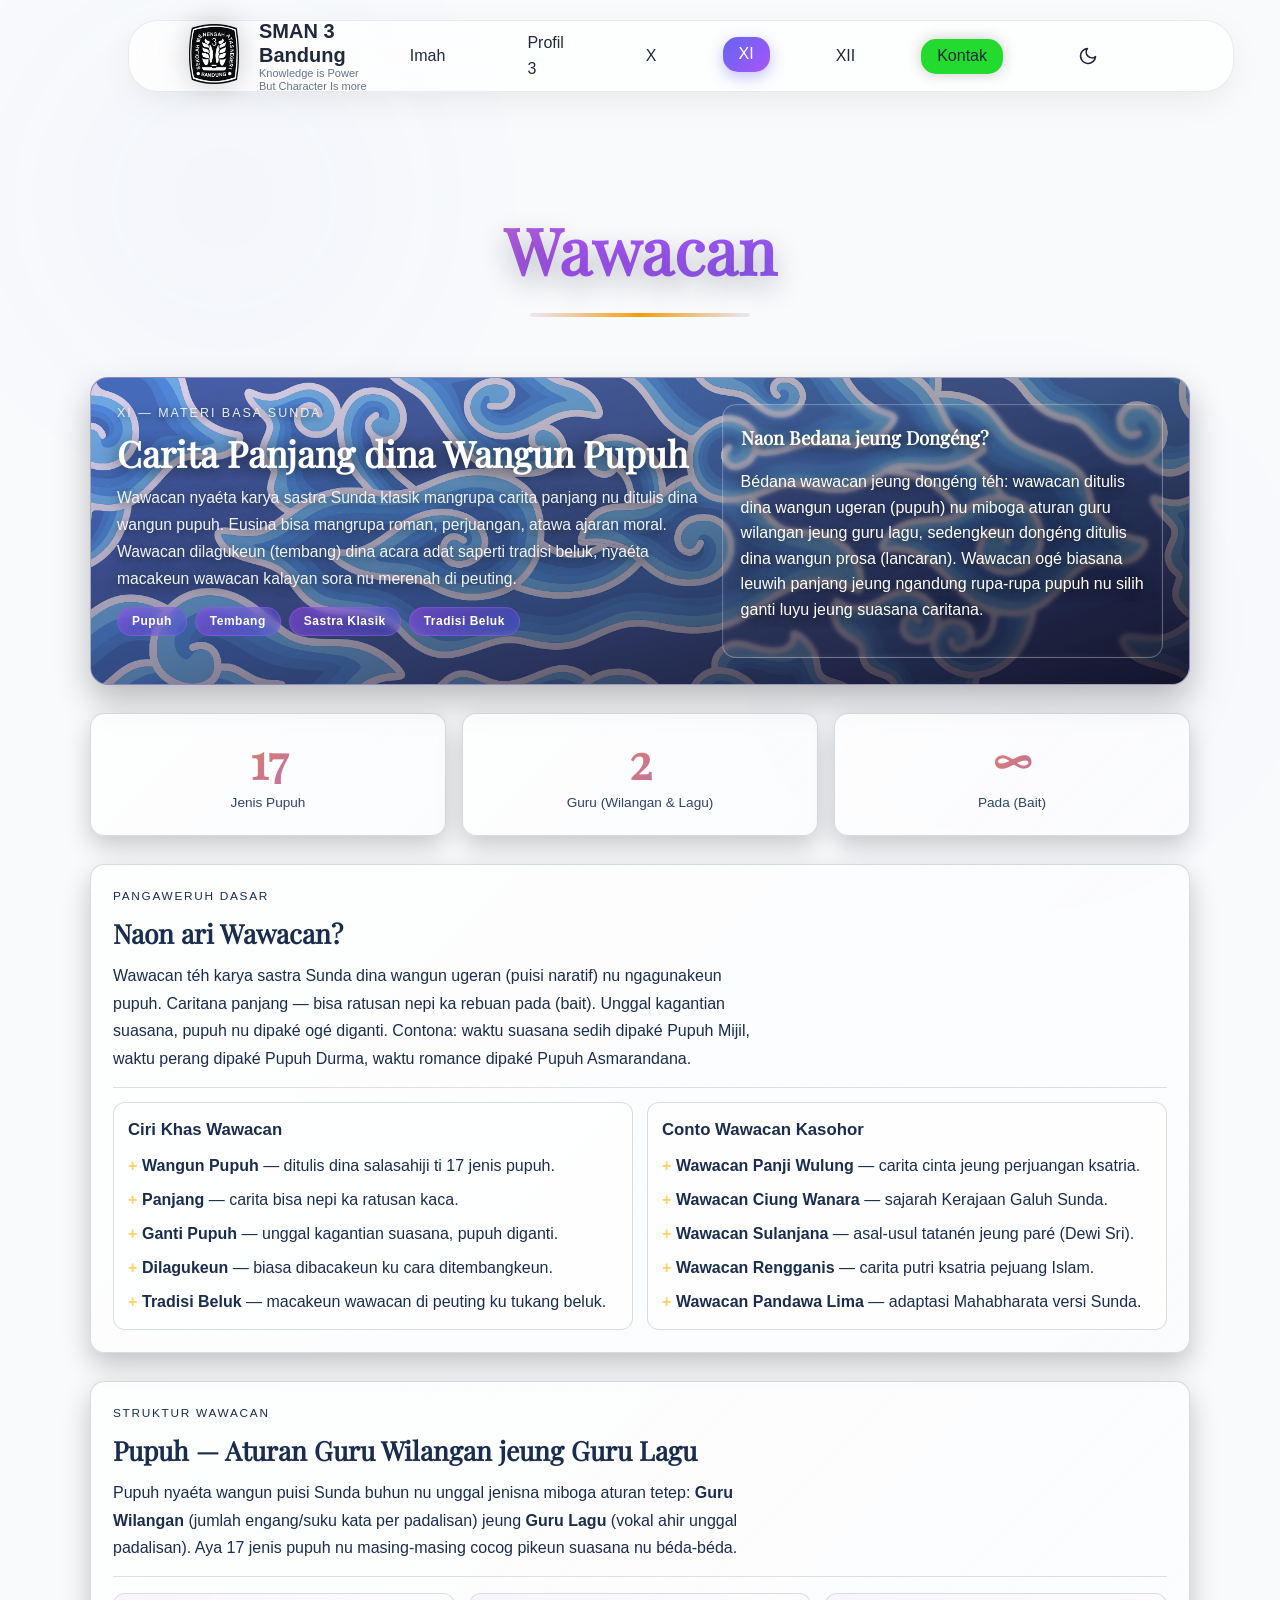
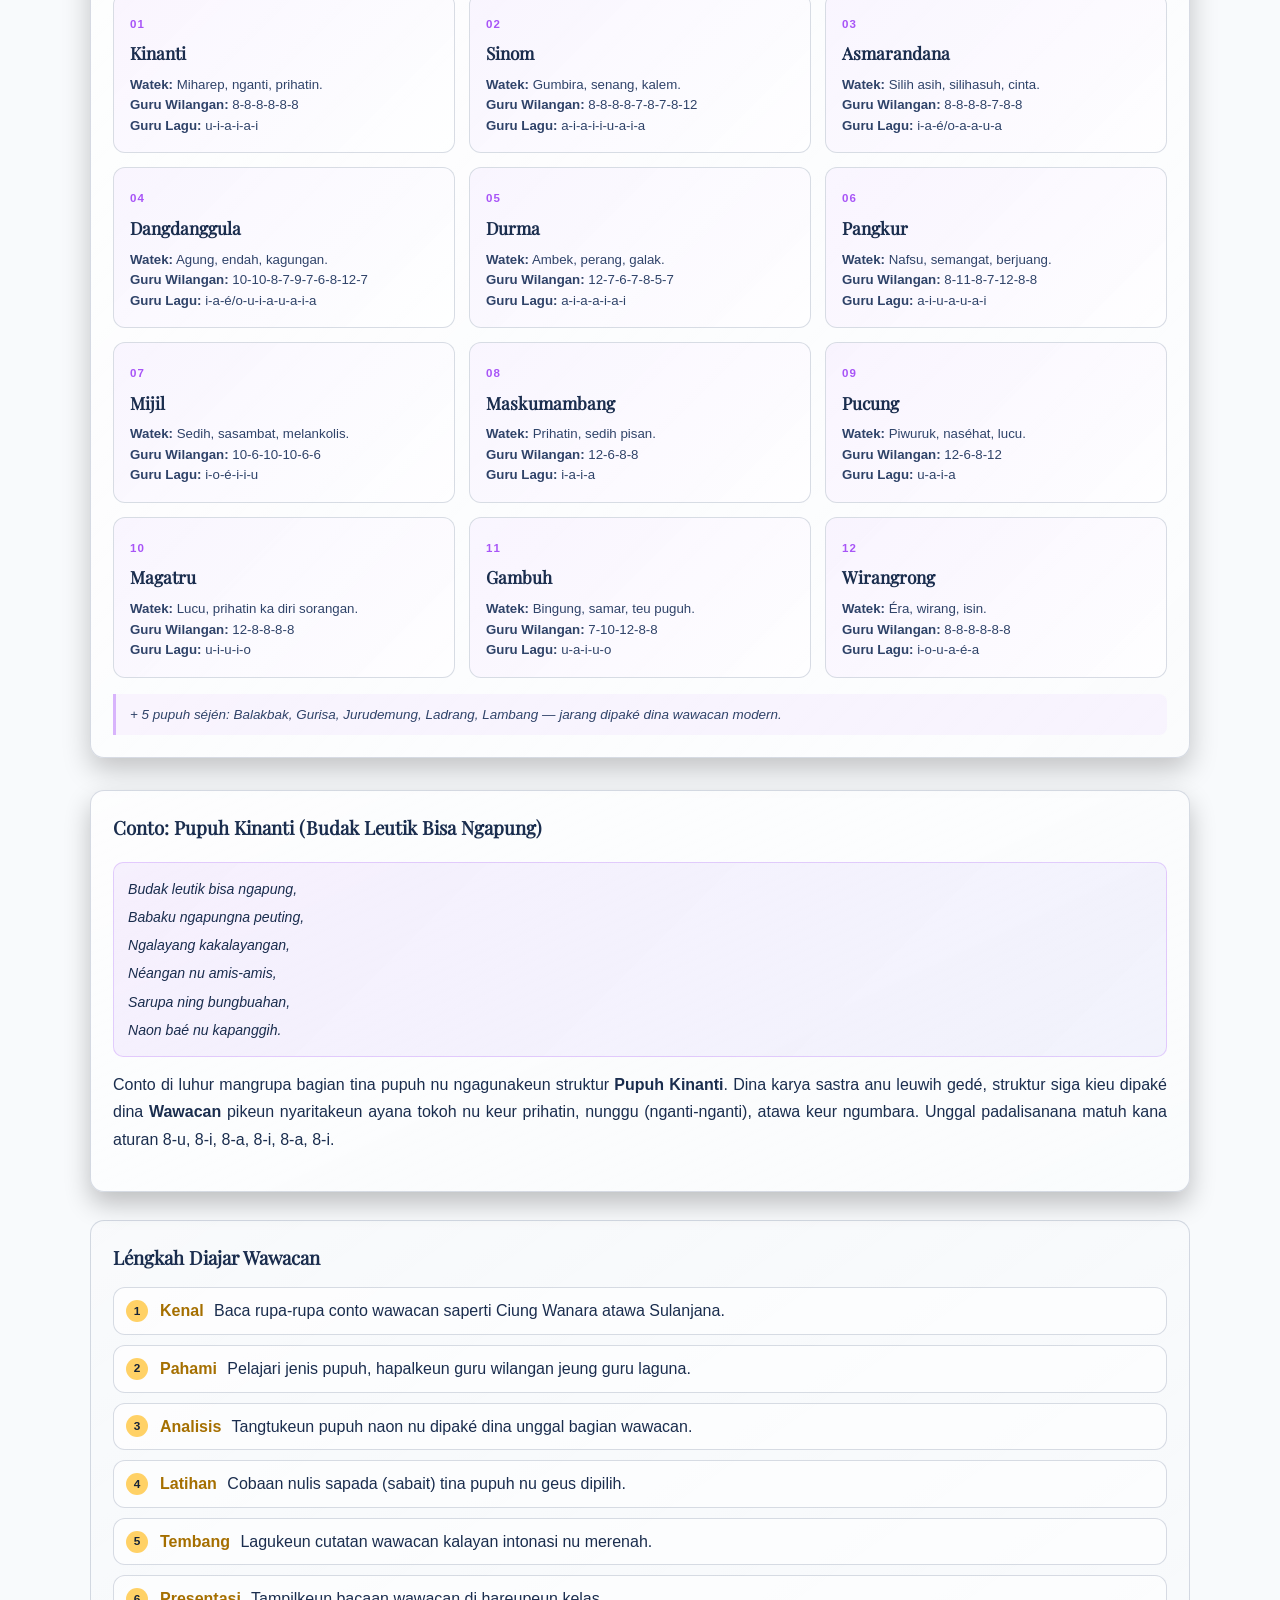
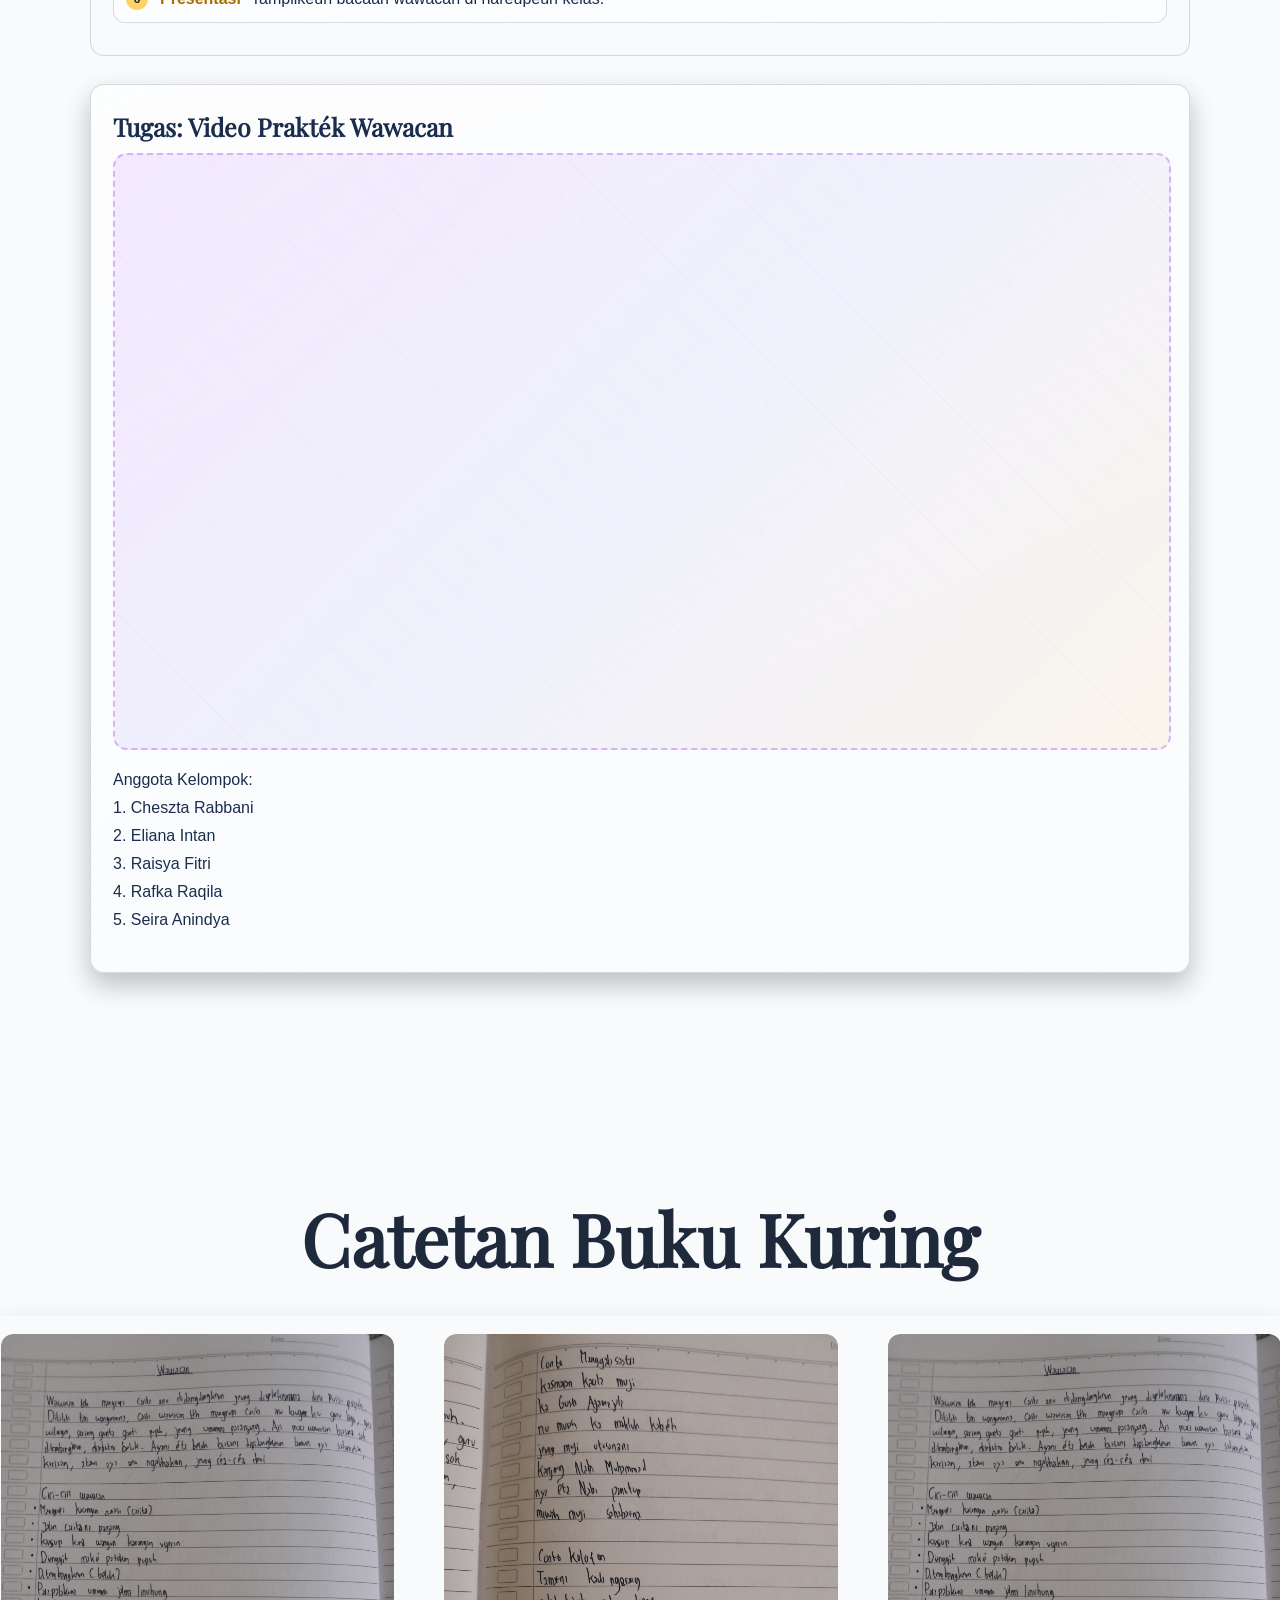
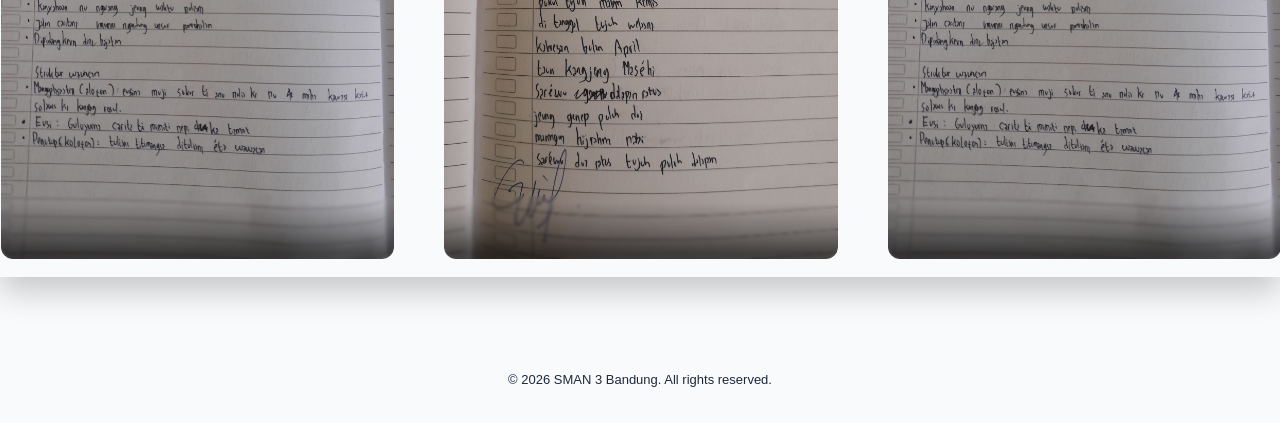
<file: wawacan.html>
<!DOCTYPE html>
<html lang="id">
<head>
  <meta charset="UTF-8">
  <meta name="viewport" content="width=device-width, initial-scale=1.0">
  <title>SMAN 3 Bandung - Wawacan</title>
  <meta name="description" content="Materi Basa Sunda Kelas XI: Wawacan — karya sastra panjang dina wangun pupuh Sunda klasik.">
  <link rel="stylesheet" href="style.css">
  <link rel="stylesheet" href="css/premium.css">
  <link rel="stylesheet" href="css/babad.css">
  <link rel="stylesheet" href="css/wawacan.css">
  <link rel="icon" type="image/x-icon" href="pics/logo sman3.png">
  <link rel="stylesheet" href="css/owl.carousel.css">
  <link rel="stylesheet" href="css/owl.theme.default.css">
  <script src="darkmode.js" defer></script>
  <script src="sekrip.js" defer></script>
  <script src="js/skrip.js" defer></script>
  <script src="js/head.js" defer></script>
</head>
<body>
  <div class="bg-container">
    <div class="h"></div>
    <div class="v"></div>
    <div class="glow-orb orb-1"></div>
    <div class="glow-orb orb-2"></div>
  </div>

  <header class="header" style="position: fixed;">
    <div class="brand">
      <a href="index.html"><img class="logo" src="pics/logo sman3.png" alt="logo sman3"></a>
      <div>
        <h1>SMAN 3 Bandung</h1>
        <p>Knowledge is Power But Character Is more</p>
      </div>
    </div>
    <nav class="navbar">
      <ul>
        <li><a href="index.html">Imah</a></li>
        <li>
          <a>Profil 3</a>
          <ul>
            <li><a href="sejarah.html">Sajarah</a></li>
            <li><a href="guru.html">Guru jeung Staf</a></li>
          </ul>
        </li>
        <li>
          <a>X</a>
          <ul>
            <li><a href="babad.html">Babad</a></li>
            <li><a href="aksara-sunda.html">Aksara Sunda</a></li>
            <li><a href="sajak.html">Sajak</a></li>
            <li><a href="biantara.html">Biantara</a></li>
          </ul>
        </li>
        <li>
          <a class="aktip">XI</a>
          <ul>
            <li><a href="warta.html">Warta</a></li>
            <li><a href="wawacan.html" class="aktip">Wawacan</a></li>
            <li><a href="sisindiran.html">Sisindiran</a></li>
          </ul>
        </li>
        <li><a>XII</a></li>
        <li><a href="kontak.html" class="kontak">Kontak</a></li>
        <li><a href="#" onclick="toggleTheme()" id="theme-toggle" class="theme-btn-icon"></a></li>
      </ul>
    </nav>
    <div class="hamburger" onclick="toggleMenu()">
      <span class="bar"></span>
      <span class="bar"></span>
      <span class="bar"></span>
    </div>
  </header>

  <h1 class="title-pg-babad wawa-title">Wawacan</h1>

  <main class="container babad-container">

    <!-- ===== HERO ===== -->
    <section class="babad-hero wawa-hero">
      <div class="hero-inner">
        <p class="babad-tag">XI — Materi Basa Sunda</p>
        <h2>Carita Panjang dina Wangun Pupuh</h2>
        <p class="babad-lead">
          Wawacan nyaéta karya sastra Sunda klasik mangrupa carita panjang nu ditulis
          dina wangun pupuh. Eusina bisa mangrupa roman, perjuangan, atawa ajaran moral.
          Wawacan dilagukeun (tembang) dina acara adat saperti tradisi beluk, nyaéta
          macakeun wawacan kalayan sora nu merenah di peuting.
        </p>
        <div class="wawa-chip-row">
          <span>Pupuh</span>
          <span>Tembang</span>
          <span>Sastra Klasik</span>
          <span>Tradisi Beluk</span>
        </div>
      </div>
      <div class="babad-hero-card">
        <h3>Naon Bedana jeung Dongéng?</h3>
        <p>
          Bédana wawacan jeung dongéng téh: wawacan ditulis dina wangun ugeran (pupuh)
          nu miboga aturan guru wilangan jeung guru lagu, sedengkeun dongéng ditulis
          dina wangun prosa (lancaran). Wawacan ogé biasana leuwih panjang
          jeung ngandung rupa-rupa pupuh nu silih ganti luyu jeung suasana caritana.
        </p>
      </div>
    </section>

    <!-- ===== METRICS ===== -->
    <section class="wawa-metrics">
      <article class="wawa-metric-card">
        <p class="wawa-metric-value">17</p>
        <p class="wawa-metric-label">Jenis Pupuh</p>
      </article>
      <article class="wawa-metric-card">
        <p class="wawa-metric-value">2</p>
        <p class="wawa-metric-label">Guru (Wilangan &amp; Lagu)</p>
      </article>
      <article class="wawa-metric-card">
        <p class="wawa-metric-value">∞</p>
        <p class="wawa-metric-label">Pada (Bait)</p>
      </article>
    </section>

    <!-- ===== PANGAWERUH DASAR ===== -->
    <section class="babad-intro">
      <article class="babad-intro-box">
        <div class="babad-intro-head">
          <p class="babad-intro-kicker">Pangaweruh Dasar</p>
          <h3>Naon ari Wawacan?</h3>
          <p class="babad-intro-lead">
            Wawacan téh karya sastra Sunda dina wangun ugeran (puisi naratif) nu ngagunakeun
            pupuh. Caritana panjang — bisa ratusan nepi ka rebuan pada (bait). Unggal kagantian
            suasana, pupuh nu dipaké ogé diganti. Contona: waktu suasana sedih dipaké Pupuh Mijil,
            waktu perang dipaké Pupuh Durma, waktu romance dipaké Pupuh Asmarandana.
          </p>
        </div>
        <div class="babad-intro-content">
          <div class="babad-intro-panel">
            <h4>Ciri Khas Wawacan</h4>
            <ul class="babad-intro-list">
              <li><strong>Wangun Pupuh</strong> — ditulis dina salasahiji ti 17 jenis pupuh.</li>
              <li><strong>Panjang</strong> — carita bisa nepi ka ratusan kaca.</li>
              <li><strong>Ganti Pupuh</strong> — unggal kagantian suasana, pupuh diganti.</li>
              <li><strong>Dilagukeun</strong> — biasa dibacakeun ku cara ditembangkeun.</li>
              <li><strong>Tradisi Beluk</strong> — macakeun wawacan di peuting ku tukang beluk.</li>
            </ul>
          </div>
          <div class="babad-intro-panel">
            <h4>Conto Wawacan Kasohor</h4>
            <ul class="babad-intro-list">
              <li><strong>Wawacan Panji Wulung</strong> — carita cinta jeung perjuangan ksatria.</li>
              <li><strong>Wawacan Ciung Wanara</strong> — sajarah Kerajaan Galuh Sunda.</li>
              <li><strong>Wawacan Sulanjana</strong> — asal-usul tatanén jeung paré (Dewi Sri).</li>
              <li><strong>Wawacan Rengganis</strong> — carita putri ksatria pejuang Islam.</li>
              <li><strong>Wawacan Pandawa Lima</strong> — adaptasi Mahabharata versi Sunda.</li>
            </ul>
          </div>
        </div>
      </article>
    </section>

    <!-- ===== PUPUH GRID ===== -->
    <section class="babad-intro wawa-pupuh-section">
      <article class="babad-intro-box">
        <div class="babad-intro-head">
          <p class="babad-intro-kicker">Struktur Wawacan</p>
          <h3>Pupuh — Aturan Guru Wilangan jeung Guru Lagu</h3>
          <p class="babad-intro-lead">
            Pupuh nyaéta wangun puisi Sunda buhun nu unggal jenisna miboga aturan tetep:
            <strong>Guru Wilangan</strong> (jumlah engang/suku kata per padalisan) jeung
            <strong>Guru Lagu</strong> (vokal ahir unggal padalisan). Aya 17 jenis pupuh nu
            masing-masing cocog pikeun suasana nu béda-béda.
          </p>
        </div>
        <div class="wawa-pupuh-grid">
          <div class="wawa-pupuh-card">
            <span class="wawa-pupuh-num">01</span>
            <h4>Kinanti</h4>
            <p><strong>Watek:</strong> Miharep, nganti, prihatin.<br>
            <strong>Guru Wilangan:</strong> 8-8-8-8-8-8<br>
            <strong>Guru Lagu:</strong> u-i-a-i-a-i</p>
          </div>
          <div class="wawa-pupuh-card">
            <span class="wawa-pupuh-num">02</span>
            <h4>Sinom</h4>
            <p><strong>Watek:</strong> Gumbira, senang, kalem.<br>
            <strong>Guru Wilangan:</strong> 8-8-8-8-7-8-7-8-12<br>
            <strong>Guru Lagu:</strong> a-i-a-i-i-u-a-i-a</p>
          </div>
          <div class="wawa-pupuh-card">
            <span class="wawa-pupuh-num">03</span>
            <h4>Asmarandana</h4>
            <p><strong>Watek:</strong> Silih asih, silihasuh, cinta.<br>
            <strong>Guru Wilangan:</strong> 8-8-8-8-7-8-8<br>
            <strong>Guru Lagu:</strong> i-a-é/o-a-a-u-a</p>
          </div>
          <div class="wawa-pupuh-card">
            <span class="wawa-pupuh-num">04</span>
            <h4>Dangdanggula</h4>
            <p><strong>Watek:</strong> Agung, endah, kagungan.<br>
            <strong>Guru Wilangan:</strong> 10-10-8-7-9-7-6-8-12-7<br>
            <strong>Guru Lagu:</strong> i-a-é/o-u-i-a-u-a-i-a</p>
          </div>
          <div class="wawa-pupuh-card">
            <span class="wawa-pupuh-num">05</span>
            <h4>Durma</h4>
            <p><strong>Watek:</strong> Ambek, perang, galak.<br>
            <strong>Guru Wilangan:</strong> 12-7-6-7-8-5-7<br>
            <strong>Guru Lagu:</strong> a-i-a-a-i-a-i</p>
          </div>
          <div class="wawa-pupuh-card">
            <span class="wawa-pupuh-num">06</span>
            <h4>Pangkur</h4>
            <p><strong>Watek:</strong> Nafsu, semangat, berjuang.<br>
            <strong>Guru Wilangan:</strong> 8-11-8-7-12-8-8<br>
            <strong>Guru Lagu:</strong> a-i-u-a-u-a-i</p>
          </div>
          <div class="wawa-pupuh-card">
            <span class="wawa-pupuh-num">07</span>
            <h4>Mijil</h4>
            <p><strong>Watek:</strong> Sedih, sasambat, melankolis.<br>
            <strong>Guru Wilangan:</strong> 10-6-10-10-6-6<br>
            <strong>Guru Lagu:</strong> i-o-é-i-i-u</p>
          </div>
          <div class="wawa-pupuh-card">
            <span class="wawa-pupuh-num">08</span>
            <h4>Maskumambang</h4>
            <p><strong>Watek:</strong> Prihatin, sedih pisan.<br>
            <strong>Guru Wilangan:</strong> 12-6-8-8<br>
            <strong>Guru Lagu:</strong> i-a-i-a</p>
          </div>
          <div class="wawa-pupuh-card">
            <span class="wawa-pupuh-num">09</span>
            <h4>Pucung</h4>
            <p><strong>Watek:</strong> Piwuruk, naséhat, lucu.<br>
            <strong>Guru Wilangan:</strong> 12-6-8-12<br>
            <strong>Guru Lagu:</strong> u-a-i-a</p>
          </div>
          <div class="wawa-pupuh-card">
            <span class="wawa-pupuh-num">10</span>
            <h4>Magatru</h4>
            <p><strong>Watek:</strong> Lucu, prihatin ka diri sorangan.<br>
            <strong>Guru Wilangan:</strong> 12-8-8-8-8<br>
            <strong>Guru Lagu:</strong> u-i-u-i-o</p>
          </div>
          <div class="wawa-pupuh-card">
            <span class="wawa-pupuh-num">11</span>
            <h4>Gambuh</h4>
            <p><strong>Watek:</strong> Bingung, samar, teu puguh.<br>
            <strong>Guru Wilangan:</strong> 7-10-12-8-8<br>
            <strong>Guru Lagu:</strong> u-a-i-u-o</p>
          </div>
          <div class="wawa-pupuh-card">
            <span class="wawa-pupuh-num">12</span>
            <h4>Wirangrong</h4>
            <p><strong>Watek:</strong> Éra, wirang, isin.<br>
            <strong>Guru Wilangan:</strong> 8-8-8-8-8-8<br>
            <strong>Guru Lagu:</strong> i-o-u-a-é-a</p>
          </div>
        </div>
        <p class="wawa-pupuh-note">+ 5 pupuh séjén: Balakbak, Gurisa, Jurudemung, Ladrang, Lambang — jarang dipaké dina wawacan modern.</p>
      </article>
    </section>

    <!-- ===== CONTO WAWACAN ===== -->
    <section class="babad-story">
      <h3>Conto: Pupuh Kinanti (Budak Leutik Bisa Ngapung)</h3>
      <div class="wawa-conto-box" style="margin-top: 14px;">
        <p class="wawa-conto-text" style="line-height: 2;">
          <em>Budak leutik bisa ngapung,<br>
          Babaku ngapungna peuting,<br>
          Ngalayang kakalayangan,<br>
          Néangan nu amis-amis,<br>
          Sarupa ning bungbuahan,<br>
          Naon baé nu kapanggih.</em>
        </p>
      </div>
      <p style="margin-top: 14px; line-height: 1.72;">
        Conto di luhur mangrupa bagian tina pupuh nu ngagunakeun struktur <strong>Pupuh Kinanti</strong>. 
        Dina karya sastra anu leuwih gedé, struktur siga kieu dipaké dina <strong>Wawacan</strong> pikeun nyaritakeun 
        ayana tokoh nu keur prihatin, nunggu (nganti-nganti), atawa keur ngumbara. Unggal padalisanana 
        matuh kana aturan 8-u, 8-i, 8-a, 8-i, 8-a, 8-i.
      </p>
    </section>

    <!-- ===== ALUR DIAJAR ===== -->
    <section class="babad-timeline">
      <h3>Léngkah Diajar Wawacan</h3>
      <ol>
        <li><span>Kenal</span> Baca rupa-rupa conto wawacan saperti Ciung Wanara atawa Sulanjana.</li>
        <li><span>Pahami</span> Pelajari jenis pupuh,   hapalkeun guru wilangan jeung guru laguna.</li>
        <li><span>Analisis</span> Tangtukeun pupuh naon nu dipaké dina unggal bagian wawacan.</li>
        <li><span>Latihan</span> Cobaan nulis sapada (sabait) tina pupuh nu geus dipilih.</li>
        <li><span>Tembang</span> Lagukeun cutatan wawacan kalayan intonasi nu merenah.</li>
        <li><span>Presentasi</span> Tampilkeun bacaan wawacan di hareupeun kelas.</li>
      </ol>
    </section>


    <!-- ===== VIDEO TUGAS ===== -->
    <section class="babad-story wawa-tugas-section">
      <h3 class="wawa-tugas-title">Tugas: Video Prakték Wawacan</h3>
      
      <div class="wawa-video-placeholder">
        <iframe width="560" height="315" src="https://www.youtube.com/embed/_IDfE3nf400?si=PCSy_kq_nJ5WYu2Y" title="YouTube video player" frameborder="0" allow="accelerometer; autoplay; clipboard-write; encrypted-media; gyroscope; picture-in-picture; web-share" referrerpolicy="strict-origin-when-cross-origin" allowfullscreen></iframe>
      </div>
      <p>
      Anggota Kelompok:
      <br>
      1. Cheszta Rabbani<br>
      2. Eliana Intan<br>
      3. Raisya Fitri<br>
      4. Rafka Raqila<br>
      5. Seira Anindya<br>
    </p>
    </section>
    
  </main>

    <br><br>
    <h1 class="title-hobi">Catetan Buku Kuring</h1>
    <div class="owl-carousel owl-theme hobi-carousel">
        <div class="item">
          <img src="img/catatan/pupuh/1p.jpg" alt="Catetan 1">  
        </div>
        <div class="item">
          <img src="img/catatan/pupuh/2p.jpg" alt="Catetan 2">
        </div>
    </div>

  <footer>
    <p>&copy; 2026 SMAN 3 Bandung. All rights reserved.</p>
  </footer>

  <script src="js/jquery.min.lib.js"></script>
  <script src="js/owl.carousel.min.js"></script>
  <script src="js/main.js"></script>
</body>
</html>
</file>
<file: style.css>
@font-face {
  font-family: 'Hoyo';
  src: url(font/zhcn.ttf);
}
@font-face {
  font-family: 'dmserif';
  src: url(font/DMSerifText-Regular.ttf);
}
@font-face {
  font-family: 'sunda';
  src: url(font/TGSilokaSundanese-Regular.otf);
}
@font-face {
  font-family: playfair;
  src: url(font/playfair.ttf)
}
@font-face {
  font-family: manrope;
  src: url(font/Manrope-VariableFont_wght.ttf);
}
@font-face {
  font-family: proximanova;
  src: url(font/Fontspring-DEMO-proximanova-bold.otf);
}z
:root {
  --bg-light: #fcfcfc;
  --bg-box: #f4f4f4;
  --bg-blue-04: rgba(122, 154, 189, 0.4);
  --header-dark: #29292999;
  --abu: #6c757d;
  --terang: #f4f4f4;
  --gelap: #343a40;
  /* Variables for Sejarah */
  --hist-bg: #f6f1e6;  
  --hist-card: #fff8ef;
  --hist-accent: #7b3f3f; 
  --hist-gold: #c9a34a;
  --hist-muted: #8b7d6b;
  --text-dark: #2b2b2b;
  --text-blue: #0b2372;
  --radius: 12px;
  /* Variables for Rainbow Animation */
  --purple: rgb(232, 121, 249);
  --blue: rgb(96, 165, 250);
  --green: rgb(94, 234, 212);
  --white: white;
  --anim-time: 45s;
  --length: 25;
}

/* Dark-mode overrides — add the .dark-mode class to <html> or <body> */
.darkmode {
  --text-blue: #ffffff;
  --bg-light: #0f1113;     
  --bg-box: #121417;
  --bg-box-lighter: #1a1c1f; 
  --bg-box-05: rgba(18, 20, 23, 0.507);       /* card / box background */
  --bg-blue-04: rgba(105, 142, 182, 0.4); /* blue accent background */
  --header-dark: #0b0b0b99;
  --abu: #cfcfd1;          /* muted text on dark */
  --terang: #e9eef6;       /* light accents */
  --gelap: #0b1220;
  --text-white: #ececec;
  /* Sejarah (dark variants) */
  --hist-bg: #0f0d10;
  --hist-card: #141214;
  --hist-accent: #b77474;
  --hist-gold: #8f6b2b;
  --hist-muted: #9b8f82;
  --text-dark: #ececec;
  --radius: 12px;
  /* Rainbow animation (slightly desaturated for dark) */
  --purple: rgb(160, 86, 182);
  --blue: rgb(54, 106, 179);
  --green: rgb(45, 170, 146);
  --white: #07070a;        /* base behind rainbow (dark) */
  --anim-time: 45s;
  --length: 25;
  background:linear-gradient(
  to bottom,
  rgba(245,245,245,0) 20%,
  rgba(0, 0, 0,0.7) 100%
  ), linear-gradient(to left,
  rgba(245,245,245,0) 70%,
  rgba(0, 0, 0,0.7) 100%),
  url('img/Banner_bg.jpeg') no-repeat;
}
.darkmode .banner {
  background: linear-gradient(
    to bottom,
    rgba(245,245,245,0) 20%,
    rgba(0, 0, 0,0.7) 100%
  ), linear-gradient(
    to left,
    rgba(245,245,245,0) 70%,
    rgba(0, 0, 0,0.7) 100%
  ),
  url('img/dark_banner.jpg') no-repeat;
  background-size: 100%;
  background-position: 0% 20%;
}
.brownmode{

  /* main surfaces */
  --bg-light: #2b2118;
  --bg-box: #3a2e23;
  --bg-box-lighter:#46382b;
  --bg-box-05: rgba(43,33,24,0.6);

  /* header */
  --header-bg: rgba(43,33,24,0.9);
  --header-border: rgba(190,160,110,0.15);

  /* text */
  --text-dark:#efe6d8;
  --text-white:#efe6d8;
  --abu:#b8a792;

  /* accents */
  --accent:#b06a3c;
  --accent-gold:#d1a763;
  --accent-light:rgba(176,106,60,0.12);

  /* cards */
  --card-bg:rgba(70,55,42,0.7);
  --card-border:rgba(210,170,120,0.18);

  /* sejarah */
  --hist-bg:#2b2118;
  --hist-card:#3a2e23;
  --hist-accent:#b06a3c;
  --hist-gold:#d1a763;
  --hist-muted:#c6b29a;

  /* kill rainbow animation colors */
  --purple: transparent;
  --blue: transparent;
  --green: transparent;

  /* disable animation speed */
  --anim-time: 0s;
}
/* flat background for custom themes */
body.brownmode,
body.no-animated-bg{
  background-color: #2b2118;
  background-image: none !important;
}

/* kill animated layers */
body.no-animated-bg::before,
body.no-animated-bg::after{
  display:none !important;
}

/* if animation is applied directly */
body.no-animated-bg{
  animation:none !important;
}
/* GENERAL BODY SETTINGS */
html, body {
  /* Changed from solid color to transparent so fixed animation shows */
  
  overflow-x:hidden;
  padding: 0;
  font-family: Arial, Helvetica, sans-serif;
  line-height: 1.6;
  margin: 0;
  padding-top: 10px;
}

/* --- RAINBOW BACKGROUND LOGIC --- */
/* This container is FIXED to the viewport and sits BEHIND everything */
.bg-container {
  position: fixed;
  top: 0;
  left: 0;
  width: 100vw;
  height: 100vh;
  z-index: -999; /* Ensures it stays behind your content */
  overflow: hidden;
  background: var(--bg-light); /* Base color behind rainbow */
}

.rainbow {
  height: 100vh;
  width: 0;
  top: 0;
  position: absolute;
  transform: rotate(10deg);
  transform-origin: top right;
  
  box-shadow: 
  -130px 0 80px 40px var(--white), 
  -50px 0 50px 25px var(--c1),
  0 0 50px 25px var(--c2), 
  50px 0 50px 25px var(--c3),
  130px 0 80px 40px var(--white);

  animation: slide linear infinite;
  animation-duration: calc(var(--anim-time) - (var(--anim-time) / var(--length) / 2 * var(--i)));
  animation-delay: calc(-1 * (var(--i) / var(--length) * var(--anim-time)));
}

@keyframes slide {
  from { right: -25vw; }
  to { right: 125vw; }
}

.h {
  box-shadow: 0 0 50vh 40vh var(--white);
  width: 100vw;
  height: 0;
  bottom: 0;
  left: 0;
  position: absolute;
  z-index: 2;
}

.v {
  box-shadow: 0 0 35vw 25vw var(--white);
  width: 0;
  height: 100vh;
  bottom: 0;
  left: 0;
  position: absolute;
  z-index: 2;
}

/* Manual assignments for 25 rainbow elements */
.rainbow:nth-child(1)  { --i: 1;  --c1: var(--purple); --c2: var(--blue);   --c3: var(--green); }
.rainbow:nth-child(2)  { --i: 2;  --c1: var(--green);  --c2: var(--purple); --c3: var(--blue); }
.rainbow:nth-child(3)  { --i: 3;  --c1: var(--blue);   --c2: var(--green);  --c3: var(--purple); }
.rainbow:nth-child(4)  { --i: 4;  --c1: var(--purple); --c2: var(--green);  --c3: var(--blue); }
.rainbow:nth-child(5)  { --i: 5;  --c1: var(--green);  --c2: var(--blue);   --c3: var(--purple); }
.rainbow:nth-child(6)  { --i: 6;  --c1: var(--blue);   --c2: var(--purple); --c3: var(--green); }
.rainbow:nth-child(7)  { --i: 7;  --c1: var(--purple); --c2: var(--blue);   --c3: var(--green); }
.rainbow:nth-child(8)  { --i: 8;  --c1: var(--green);  --c2: var(--purple); --c3: var(--blue); }
.rainbow:nth-child(9)  { --i: 9;  --c1: var(--blue);   --c2: var(--green);  --c3: var(--purple); }
.rainbow:nth-child(10) { --i: 10; --c1: var(--purple); --c2: var(--green);  --c3: var(--blue); }
.rainbow:nth-child(11) { --i: 11; --c1: var(--green);  --c2: var(--blue);   --c3: var(--purple); }
.rainbow:nth-child(12) { --i: 12; --c1: var(--blue);   --c2: var(--purple); --c3: var(--green); }
.rainbow:nth-child(13) { --i: 13; --c1: var(--purple); --c2: var(--blue);   --c3: var(--green); }
.rainbow:nth-child(14) { --i: 14; --c1: var(--green);  --c2: var(--purple); --c3: var(--blue); }
.rainbow:nth-child(15) { --i: 15; --c1: var(--blue);   --c2: var(--green);  --c3: var(--purple); }
.rainbow:nth-child(16) { --i: 16; --c1: var(--purple); --c2: var(--green);  --c3: var(--blue); }
.rainbow:nth-child(17) { --i: 17; --c1: var(--green);  --c2: var(--blue);   --c3: var(--purple); }
.rainbow:nth-child(18) { --i: 18; --c1: var(--blue);   --c2: var(--purple); --c3: var(--green); }
.rainbow:nth-child(19) { --i: 19; --c1: var(--purple); --c2: var(--blue);   --c3: var(--green); }
.rainbow:nth-child(20) { --i: 20; --c1: var(--green);  --c2: var(--purple); --c3: var(--blue); }
.rainbow:nth-child(21) { --i: 21; --c1: var(--blue);   --c2: var(--green);  --c3: var(--purple); }
.rainbow:nth-child(22) { --i: 22; --c1: var(--purple); --c2: var(--green);  --c3: var(--blue); }
.rainbow:nth-child(23) { --i: 23; --c1: var(--green);  --c2: var(--blue);   --c3: var(--purple); }
.rainbow:nth-child(24) { --i: 24; --c1: var(--blue);   --c2: var(--purple); --c3: var(--green); }
.rainbow:nth-child(25) { --i: 25; --c1: var(--purple); --c2: var(--blue);   --c3: var(--green); }
/* --- END RAINBOW BACKGROUND LOGIC --- */


/* ORIGINAL WEBSITE STYLES CONTINUED BELOW */

.illust2{
  position: fixed;
  width: 720px;
  right: -200px;
  transform: scaleX(-1);
  filter: drop-shadow(10px 10px 10px #222);
}

.sambutan h2::after{
  content: "";
  display: block;
  width: 265px;
  height: 5px;
  position: absolute;
  background: linear-gradient(to right, #2d6db1, rgba(66, 204, 225, 0.67), rgba(108, 172, 239, 0.03));
  margin: 0 auto 10px;
  left: 2.1em;
}
.theme-switch{
  height: 50px;
  width: 50px;
  border-radius: 50%;
  padding: 0;
  background-color: var(--default);
  display: flex;
  justify-content: center;
  align-items: center;
}
@keyframes teks {
  from {
  opacity: 0;
  transform: translateY(40px);
  color: inherit;
  }
  50% {
  opacity: 1;
  transform: translateY(0);
  color: inherit;
  }
  to {
  opacity: 1;
  transform: translateY(0);
  color: #b1b1b1;
  }
}
.banner {
  background:linear-gradient(
  to bottom,
  rgba(245,245,245,0) 20%,
  rgba(0, 0, 0,0.7) 100%
  ), linear-gradient(to left,
  rgba(245,245,245,0) 70%,
  rgba(0, 0, 0,0.7) 100%),
  url('img/20240712_142150.jpg') no-repeat;
  background-size: 100%;
  background-position: 0% 20%;
  height: 101vh;
  margin-bottom: 20px;
  margin-top: -25px;
  box-shadow: 0px 22px 25px rgba(0,0,0,0.5);
  border-radius: 10px;
}
.banner p {
  font-family: 'sunda';
  font-size: 5em;
  text-align: left;
  padding-top: 160px;
  font-weight: bold;
  animation: focus-in-expand 2s ease-in-out both;
  text-shadow: #000 2px 2px 6px;
  margin: 0 100px;
  border-radius: 10px;
  color: rgb(255, 255, 255);
}

.banner .subtext{
  font-size: 1.7em;
  text-align: left;
  font-weight: bold;
  /* start after the <p> animation (2s) */
  animation: focus-in 2s ease-in-out both;
  animation-delay: 2s;
  text-shadow: #000 2px 2px 6px;
  margin: -23px 100px;
  border-radius: 10px;
  color: rgb(189, 189, 189);
}

.focus-in-expand {
  -webkit-animation: focus-in-expand 0.8s cubic-bezier(0.250, 0.460, 0.450, 0.940) both;
          animation: focus-in-expand 0.8s cubic-bezier(0.250, 0.460, 0.450, 0.940) both;
}

/* ----------------------------------------------
 * Generated by Animista on 2026-2-3 16:55:7
 * Licensed under FreeBSD License.
 * See http://animista.net/license for more info. 
 * w: http://animista.net, t: @cssanimista
 * ---------------------------------------------- */

/**
 * ----------------------------------------
 * animation focus-in-expand
 * ----------------------------------------
 */
@keyframes focus-in {
  0% {
    -webkit-filter: blur(12px);
            filter: blur(12px);
    opacity: 0;
  }
  100% {
    -webkit-filter: blur(0px);
            filter: blur(0px);
    opacity: 1;
  }
}

@-webkit-keyframes focus-in-expand {
  0% {
    letter-spacing: -0.5em;
    -webkit-filter: blur(12px);
            filter: blur(12px);
    opacity: 0;
  }
  100% {
    -webkit-filter: blur(0px);
            filter: blur(0px);
    opacity: 1;
  }
}
@keyframes focus-in-expand {
  0% {
    letter-spacing: -0.5em;
    -webkit-filter: blur(12px);
            filter: blur(12px);
    opacity: 0;
  }
  100% {
    -webkit-filter: blur(0px);
            filter: blur(0px);
    opacity: 1;
  }
}

.banner p:hover {
  cursor: pointer;
  color: #aa8e06;
}
header {
  backdrop-filter: blur(6px); 
  background: linear-gradient(to bottom, rgba(255, 255, 255, 0.5) 2%, rgba(111, 111, 111, 0.1) );
  color: rgb(0, 0, 0);
  border-radius: 30px;
  padding: 20px;
  max-height: 40px;
  display: flex;
  align-items: center;
  box-shadow: 0 5px 20px rgba(0, 0, 0, 0.4);
  position: fixed;
  top: 20px;
  left: 10%;
  width: 80%;
  z-index: 1000;
  animation: drop 1s ease-out;
}
.scrolled header {
  width: 80%;
  margin: 0 auto;
  margin: 10px 10px 10px;
  box-shadow: 0 5px 20px rgba(0, 0, 0, 0.6);
}
.brand {
  display: flex;
  align-items: center;
  justify-content: center;
  line-height: 0.72;
}
.brand div p {
  margin: 0;
  padding: 0;
  font-size: 11px;
  color: var(--abu);
}

header .logo {
  width: 50px;
  height: auto;
  margin: 0;
  margin-right: 20px;
  margin-left: 20px;
  -webkit-filter: drop-shadow(0 0 15px rgba(0, 0, 0, 0.1)); 
  filter: drop-shadow(0 0 15px rgba(0, 0, 0, 0.2));
}

header h1 {
  font-size: 20px;
  text-align: left;
}

nav {
  background: rgba(255, 255, 255, 0);
  margin-left: auto;
  margin-right: 50px;
  gap: 50px;
  animation: appear1 1.5s ease-in;
}
nav ul {
  list-style: none;
  margin: 0;
  padding: 10px;
  display: flex;
  justify-content: center; 
  gap: 30px;
}

nav ul li {
  position: relative;
  margin: 0 15px;
  border-radius: 15px; 
  
}

nav ul li a {
  padding: 8px 12px;
  color: #ececec;
  text-decoration: none;
  border-radius: 12px;
  display: block;
  transition: 0.3s
}
nav ul li a:hover {
  background: rgba(43, 108, 176, 0.9);
  border-radius: 15px;   
  box-shadow: 0 0 15px rgba(0, 0, 0, 0.2); 
  color: white;
  
}
nav ul li ul {
  display: none;
  position: absolute;
  background: rgba(43, 108, 176, 0.76);
  backdrop-filter: blur(16px);
  left: 0;
  top: 40px;
  padding: 0;
  margin: 0;
  border-radius: 10px;
}
nav ul li ul li  {
  margin: 0;
  width: 150px;
}
nav ul li ul li a {
  padding: 10px;
  font-weight: normal;
  color: #e3e3e3;
}
nav ul li:hover ul {
  display: block;
  box-shadow: 0 0 15px rgba(0, 0, 0, 0.2); 
}
nav ul li a.aktip {
  background: rgba(43, 108, 176, 0.9);
  color: #fff;
  border-radius: 15px;
  box-shadow: 0 0 15px rgba(0, 0, 0, 0.2);
  font-weight: bold;
}
.profile-box{

  display:flex;
  gap:24px;
  background: rgba(255,255,255,0.1);
  border: solid 1px rgba(255,255,255,0.15);
  border-radius: 14px;
  padding: 18px;
  color: var(--text-white);
  box-shadow: 0 8px 20px rgba(0,0,0,0.2);
  padding: 20px;
  margin:40px auto;
  box-shadow: 0 2px 15px rgba(0, 0, 0, 0.4);
  border: none;
  align-items: center;
  justify-content: space-between;
  flex-direction: row-reverse;
}

.profile-photo{
  flex:0 0 240px;
  aspect-ratio:3/4;
  border-radius:12px;
  overflow:hidden;
  box-shadow: 0 12px 18px rgba(0,0,0,0.35);
}
.social-bar .icon{
  width:30px;
  height:40px;
  border-radius:50%;
  border: 2px solid #22222200;
  background:#ffffff57;
  box-shadow: 0 4px 12px rgba(0,0,0,0.5);
  display:flex;
  align-items:center;
  justify-content:center;
  transition:.25s ease;
}
.instagram-logo{
  width:40px;
  height:40px;
}
.github-logo{
  width:50px;
  height:50px;
}
.email-icon{
  width:35px;
  height:35px;
}
.social-bar .icon:hover{
  background:#ffffff;
  border: 2px solid rgb(10, 119, 236);
  box-shadow: rgba(5, 27, 222, 1) 0px 3px 20px;
  transform:translateY(-2px);
}
.profile-photo img{
  width:100%;
  height:100%;
  object-fit:cover;
}
.prof-subtitle{
  margin-top: -30px;
  color: var(--abu);
}
.profile-content{
  flex:1;
  display:flex;
  flex-direction:column;
  padding-right: 12px;
}

.profile-content h2{
  color: #003cff;
  text-shadow: 2px 2px 8px rgba(0, 0, 0, 0.2);
  margin:0 0 10px;
  font-size:3rem;
  font-family: 'sunda';

}

.profile-content p{
  margin:0 0 12px;
  line-height:1.6;
  color:var(--text-dark);
}

.profile-content .intro{
  color:var(--text-dark);
}
.profile-meta-grid{
  margin-top: 8px;
  display: grid;
  grid-template-columns: repeat(3, minmax(0, 1fr));
  gap: 12px;
}

.profile-meta-card{
  background: rgba(255,255,255,0.18);
  border: 1px solid rgba(255,255,255,0.35);
  border-radius: 12px;
  padding: 10px 12px;
  box-shadow: 0 6px 12px rgba(0,0,0,0.15);
}

.meta-label{
  display: block;
  font-family: manrope;
  font-size: 0.78rem;
  letter-spacing: 0.4px;
  color: rgba(0, 0, 0, 0.7);
  margin-bottom: 4px;
}

.meta-value{
  margin: 0;
  font-family: manrope;
  font-weight: 700;
  color: var(--text-dark);
}

.social-bar{
  margin-top:auto;
  display:flex;
  gap:12px;
}
.profile-sidebar{
  text-align: center;
  justify-content: center;
  margin: 0px auto;
  background-color: #ffffff;
  transition: 0.5s ease;
  padding: 5px;
  border-radius: 67px;
  width: 500px;
  box-shadow: rgba(0, 0, 0, 0.2) 0px 15px 30px;
}
.social-bar a{
  text-decoration:none;
  font-size:.85rem;
  padding:8px 14px;
  border-radius:20px;
  background:#2b2b2b;
  color:#fff;
  transition:.2s ease;
}

.social-bar a:hover{
  background:#4f6cff;
}
/* Hobi */
.title-hobi{
  text-align: center;
  font-size: 4.5rem;
  margin-bottom: 20px;
  font-family: playfair ;
  color: var(--text-white);
}
.owl-carousel{
  margin-bottom: 60px;
  box-shadow: rgba(0, 0, 0, 0.2) 0px 15px 30px;
  background: rgba(255, 255, 255, 0.08);
  border: solid 1px rgba(255,255,255,0.2);
  width: 100%;
  border-radius: 10px;
  padding: 18px;
}

.hobi-carousel {
  /* Memaksa lebar selebar layar (viewport) */
  width: 100vw !important;
  max-width: 100vw !important;
  height: auto;
  position: relative;
  left: 50%;
  right: 50%;
  margin-left: -50vw !important;
  margin-right: -50vw !important;
  padding-left: 0 !important;
  padding-right: 0 !important;
  border: none !important;
  border-radius: 0 !important;
  
  box-sizing: border-box; 
}
.hobi .item{
  position: relative;
  overflow: hidden;
  border-radius: 12px;
}

.hobi .item img{
  padding: 12px;
  width: 100%;
  height: 100%;
  object-fit: cover;
  display: block;
}

.hobi .item h3{
  position: absolute;
  left: 0;
  right: 0;
  bottom: 0;
  margin: 0;
  padding: 12px 16px;
  color: #fff;
  font-size: 1.1rem;
  background: linear-gradient(
  to top,
  rgba(0,0,0,0.7),
  rgba(0,0,0,0)
  );
}
.owl-prev{
  box-shadow:rgba(0, 0, 0, 0.2) 0 5px 10px;
  border:none;
  background-color: white;
  border-radius: 20px;
  width: 40px;
  height: 40px;
}
.owl-next{
  box-shadow:rgba(0, 0, 0, 0.2) 0 5px 10px;
  border:none;
  background-color: white;
  border-radius: 50%;
  width: 40px;
  height: 40px;
}
.owl-next, .owl-prev, span{
  color: black;
  font-weight: bold;
  border-radius: 10px;
}
/* Owl carousel image radius */
.owl-carousel .item {
  position: relative;
  aspect-ratio: 3 / 4;
  border-radius: 12px;
  overflow: hidden; 
}

.owl-carousel .item::after {
  content: "";
  position: absolute;
  left: 0;
  right: 0;
  bottom: 0;
  height: 12%;
  z-index: 1;
  pointer-events: none;
  background: linear-gradient(
    to top,
    rgba(0, 0, 0, 0.58) 10%,
    rgba(0, 0, 0, 0.28) 45%,
    rgba(0, 0, 0, 0) 90%
  );
  backdrop-filter: blur(1.5px);
  -webkit-backdrop-filter: blur(1.5px);
}

.owl-carousel .item img {
  width: 100%;
  height: 100%;
  object-fit: cover;
  display: block;
  border-radius: 12px;
}

.carousel-caption {
  position: absolute;
  left: 14px;
  bottom: 24px;
  z-index: 2;
  max-width: 75%;
  padding: 0;
  color: #ffffff;
  text-shadow: 0 2px 10px rgba(0, 0, 0, 0.65);
}

.carousel-caption h3 {
  font-family: 'playfair';
  margin: 0 0 4px;
  font-size: 1.3rem;
  font-weight: 700;
  line-height: 1.2;
}

.carousel-caption p {
  margin: 0;
  font-size: 0.84rem;
  line-height: 1.35;
}

/* Sunda Ceuk Kuring */
.ceuk-hero {
  display: grid;
  grid-template-columns: 1.35fr 1fr;
  gap: 24px;
  margin: 8px 0 42px;
  padding: 24px;
  border: 1px solid rgba(255, 255, 255, 0.3);
  border-radius: 16px;
  box-shadow: 0 10px 15px rgba(0, 0, 0, 0.3);
  background: linear-gradient(120deg, rgba(176, 176, 176, 0.5), rgba(12, 12, 12, 0.16)),
  url('img/alam_invis1.png') center/cover no-repeat;
}

.darkmode .ceuk-hero {
  background: linear-gradient(120deg, rgba(15, 15, 15, 0.55), rgba(10, 10, 10, 0.2)),
  url('img/alam_invis1.png') center/cover no-repeat;
}

.ceuk-tag {
  margin: 0 0 8px;
  text-transform: uppercase;
  letter-spacing: 2px;
  font-size: 0.78rem;
  color: var(--abu);
}

.ceuk-hero-main h2 {
  margin: 0 0 10px;
  color: var(--text-white);
  font-size: 2.25rem;
  font-family: playfair;
}

.ceuk-lead {
  margin: 0;
  color: var(--text-white);
  line-height: 1.72;
  font-size: 1rem;
  max-width: 62ch;
}

.ceuk-side {
  display: grid;
  gap: 14px;
  align-content: start;
}

.ceuk-hero-card {
  background: rgba(255, 255, 255, 0.08);
  border: 1px solid rgba(255, 255, 255, 0.2);
  box-shadow: 0 0 20px rgba(0, 0, 0, 0.2);
  padding: 18px;
  border-radius: 14px;
  color: var(--text-white);
  max-height: 250px;
  overflow: auto;
}

.ceuk-hero-card h3 {
  margin: 0 0 10px;
  font-family: dmserif;
  font-size: 1.2rem;
}

.ceuk-list {
  margin: 0;
  padding-left: 20px;
  line-height: 1.65;
  color: var(--text-white);
}

.ceuk-list li + li {
  margin-top: 8px;
}

.ceuk-subbox {
  background: rgba(255, 255, 255, 0.08);
  border: 1px solid rgba(255, 255, 255, 0.2);
  box-shadow: 0 0 20px rgba(0, 0, 0, 0.2);
  padding: 18px;
  border-radius: 14px;
  color: var(--text-white);
  max-height: 180px;
  overflow: auto;
}

.ceuk-subbox h4 {
  margin: 0 0 8px;
  font-family: dmserif;
  font-size: 1.06rem;
  color: var(--text-white);
}

.ceuk-subbox p {
  margin: 0;
  color: var(--text-white);
  line-height: 1.6;
  font-size: 0.95rem;
}

/*===SPOTLIGHT===*/
.spotlight {
  display: grid;
  margin-top: 60px;
  grid-template-columns: 1fr 1.5fr;
  width: 100vw;
  max-width: 100vw;
  margin-left: calc(50% - 50vw);
  margin-right: calc(50% - 50vw);
  background: black;
  color: white;
  min-height: 560px;
  overflow: hidden;
  position: relative;
}

.spotlight-left {
  
  position: relative;
  background: linear-gradient(to right, rgba(0,0,0,0.7), rgba(0,0,0,1)), url('img/megamendung.png') center/cover no-repeat;
  filter: grayscale(80%);
  padding: 80px 60px;
  display: flex;
  flex-direction: column;
  justify-content: center;
}

.spotlight-tag {
  text-transform: uppercase;
  font-size: 0.9rem;
  letter-spacing: 2px;
  color: var(--mute);
}

.spotlight-title {
  font-family: playfair;
  font-size: 2.7em;
  color: white;
  margin: 10px 0;
}

.spotlight-desc {
  max-width: 400px;
  line-height: 1.6;
  color: #dbdbdb;
  font-family: manrope;
  margin-bottom: 25px;
}

.spotlight-btn {
  padding: 10px 20px;
  border: 1px solid #fff;
  font-family: manrope;
  border-radius: 7px;
  color: white;
  width: 400px;
  text-decoration: none;
  transition: all 0.3s ease;
}

.spotlight-btn:hover {
  background: white;
  color: black;
}

/* Progress bar*/
.progress {
  position: absolute;
  bottom: 70px;
  left: 60px;
  width: 80%;
  height: 3px;
  background: rgba(255,255,255,0.2);
}
.progress-bar {
  width: 0%;
  height: 100%;
  background: white;
  transition: width 0.6s ease;
}

.slide-counter {
  position: absolute;
  font-family: manrope;
  bottom: 35px;
  left: 60px;
  font-size: 1rem;
  font-weight: bold;
}
.arrows {
  position: absolute;
  bottom: 20px;
  right: 60px;
  display: flex;
  gap: 10px;
}
.arrows button {
  background: rgba(255,255,255,0.2);
  border: none;
  color: white;
  font-size: 1.6rem;
  border-radius: 50%;
  width: 40px;
  height: 40px;
  cursor: pointer;
  transition: 0.3s;
}
.arrows button:hover {
  background: white;
  color: black;
}

.spotlight-right {
  position: relative;
  overflow: hidden;
}
.spotlight-card {
  position: absolute;
  top: 0;
  left: 0;
  width: 100%;
  height: 100%;
  opacity: 0;
  font-family: manrope;
  transition: opacity 1s ease;
}
.spotlight-card.active {
  opacity: 1;
  z-index: 1;
}

.spotlight-card img {
  width: 100%;
  height: 100%;
  object-fit: cover;
  filter: brightness(70%);
}
.card-text {
  position: absolute;
  bottom: 0;
  left: 0;
  width: 100%;
  padding: 20px;
  background: linear-gradient(to top, rgba(0,0,0,0.8), transparent);
}
.card-text h3 {
  font-size: 1.3rem;
  margin-bottom: 5px;
}
.card-text p {
  font-size: 0.95rem;
  color: #ddd;
}
.berita {
  padding: 70px;
  display: flex;
  justify-content: space-around;
  animation: appear linear;
  animation-timeline: view();
  animation-range: entry 0% cover 20%;
}
.berita .berita-siswa h2::after{
  content: "";
  display: block;
  width: 170px;
  height: 5px;
  position: absolute;
  background: linear-gradient(to right, #2d6db1, rgba(66, 204, 225, 0.67), rgba(108, 172, 239, 0.03));
  margin: 0 auto 10px;
  left: 3.7em;
   
}.berita .berita-siswa2 h2::after{
  content: "";
  display: block;
  width: 170px;
  height: 5px;
  position: absolute;
  background: linear-gradient(to right, #2d6db1, rgba(66, 204, 225, 0.67), rgba(108, 172, 239, 0.03));
  margin: 0 auto 10px;
  left: 23.77em;
   
}
.news-heading {
  font-family: 'Hoyo';
  color: goldenrod;
  text-shadow: rgb(164, 140, 6) 0 0 20px;
  text-align: center;
  font-size: 36px;
  margin-bottom: 20px;
  animation: appear linear;
  animation-timeline: view();
  animation-range: entry 0% cover 20%;
}
.news-heading::after{
  content: "";
  display: block;
  width: 250px;
  height: 2px;
  position: absolute;
  background: linear-gradient(to right, rgb(139, 105, 21), gold, rgb(139, 105, 21));
  margin: 0 auto 10px;
  left: 11.78em;
}
.title-berita {
  color: var(--text-white);
  text-align: left;
  font-size: 24px;
  margin-bottom: 10px;
  display: flex;
  animation: appear linear;
  animation-timeline: view();
  animation-range: entry 0% cover 20%;
}
.berita-news {
  background: rgba(255, 255, 255, 0.1);
  padding: 20px;
  margin: 20px auto;
  max-width: 800px;
  box-shadow: 0 0 10px rgba(0,0,0,0.13);
  border-radius: 10px;
  border: solid 1px #adadad;
  position: relative;
  display: flex;  
  align-items: flex-start; 
  gap: 20px;  
  animation: appear linear;
  animation-timeline: view();
  animation-range: entry 0% cover 20%;  
}
.teks-news{
  color: var(--text-white);
  text-align: justify;
  font-size: 16px;
  line-height: 1.5;
  animation: appear linear;
  animation-timeline: view();
  animation-range: entry 0% cover 20%;
}
.gambar-berita {
  width: 40%;   
  border-radius: 20px;
}
.artikel {
  padding: 20px;
  background: rgb(255, 255, 255, 0.7);
  margin: 20px auto;
  width: 400px;
  box-shadow: 0 0 20px rgba(0,0,0,0.2);
  border-radius: 10px;
  border: solid 1px rgb(187, 187, 187);
  animation: appear linear;
  animation-timeline: view();
  animation-range: entry 0% cover 20%;
}
.kontak{
  background: rgba(12, 214, 25, 0.9);
  color: white;
  font-weight: bold;
  border-radius: 15px;
  box-shadow: 0 0 15px rgba(0, 0, 0, 0.2);
  padding: 8px 12px;
}
.container{
  max-width:1100px;
  margin:36px auto;
  padding:24px;
}
.about{
  padding:48px 0;
  display:grid;
  grid-template-columns:1fr 420px;
  gap:28px;
  align-items:center;
  animation: appear linear;
  animation-timeline: view();
  animation-range: entry 0% cover 20%;
}
.welkom{
  background: white;
  border: solid 1px #e6eef8;
  padding: 20px;
  border-radius: 12px;
  max-width: 690px;
  min-width: 680px;
  box-shadow: -5px 15px 30px rgba(16,24,40, 0.1);
  /*animasi dari YT*/
  animation: appear linear;
  animation-timeline: view();
  animation-range: entry 0% cover 20%;
}
.kepsek{
  line-height: 1;
}
.kepsek-img{
  height: 160px;
  border-radius: 15px;
  margin: 0 auto 10px;
  box-shadow: 0 0 20px rgba(0,0,0,0.4);
  transition: transform 0.2s;
}
.kepsek-img:hover {
  transform: scale(1.15);
}
.pembukaan2{
  display: flex;
  text-align: justify;
  gap: 20px;
  align-items: center;
}
.sumber-kepsek{
  font-size: 10px;
  color: var(--abu);
  margin-top: 10px;
}
.sumber-kepsek a{
  color: var(--abu);
  text-decoration: none;
}
.container .about .welkom h1{
  margin:0 0 8px;
  font-size:28px;
}
.container .about .welkom .welkam_teks {
  margin:0;
  color:var(--abu);
  text-align: justify;
  font-size: 16px;
  line-height: 1.5;
  animation: appear linear;
  animation-timeline: view();
  animation-range: entry 0% cover 20%;
}
.sambutan{
  border: solid 1px #e1e1e1;
  background: white;
  padding: 30px;
  border-radius: 16px;
  box-shadow: -5px 15px 30px rgba(16,24,40, 0.1);
  
}
.sambutanteks{
   display: block;
}
aside{
  display:flex;
  flex-direction: column;
  gap:12px;
  align-items: center;
  animation: appear linear;
  animation-timeline: view();
  animation-range: entry 0% cover 20%;
}
aside h2{
  font-size: 20px;
}
.info{
  border: solid 1px #e0e0e0;
  padding:15px;
  border-radius: 12px;
  box-shadow: -5px 15px 30px rgba(16,24,40, 0.1);
  text-align: justify;
  max-width: 340px;
  min-width: 340px;
  background: rgb(255, 255, 255);
}
aside ul{
  padding-left: 20px;
  font-size: 15px;
  color: var(--abu);
  line-height: 1.5;
}
.sosmed{
  border: solid 1px #e0e0e0;
  padding:15px;
  border-radius: 12px;
  box-shadow: -5px 15px 30px rgba(16,24,40, 0.1);
  text-align: justify;
  max-width: 340px;
  min-width: 340px;
  background: var(--bg-box);
  animation: appear linear;
  animation-timeline: view();
  animation-range: entry 0% cover 20%;
}
.sosmed ul{
  padding-left: 4px;
  line-height: 1.5;
  list-style: none;
}
.sosmed img {
  vertical-align: middle;
  margin-right: 10px;
  width: 40px;
}
.sosmed a{
  text-decoration: none;
  color: #000000;
  font-size: 15px;
  font-weight: bold;
  line-height: 1.5;
}
.sosmed button{
  border: none;
  border-radius: 15px;
  padding : 8px 12px;
  background: none;
  cursor: pointer;
  transition: 0.3s;
  width: 100%;
}
.sosmed ul li button:hover{
  color: #2b6cb0;
  background: rgb(96, 96, 249);
}   
/* Media Video Section */
#media-title{
  color: rgb(0, 0, 0);
  font-family: 'dmserif';
  font-size: 2em;
  letter-spacing: 0.1em;
  text-shadow: 0 0 14px rgba(255, 255, 255, 0.2);
  animation: appear linear;
  animation-timeline: view();
  animation-range: entry 0% cover 20%;
}
#media-title::after{
  content: "";
  display: block;
  width: 500px;
  height: 3px;
  position: absolute;
  background: linear-gradient(to right, rgb(42, 27, 212),  rgb(47, 117, 230), rgba(255, 217, 0, 0.047));
  margin: 0 auto 10px;
  left: 0em;
}
.media{
  opacity: 1;
  flex-direction: row;
  gap: 12px;

}
.video-item :hover{
  transform: scale(1.04);
}

.media .video-list{
  border: solid 1px #e0e0e0;
  padding:15px;
  width: 100%;
  border-radius: 12px;
  box-shadow: -5px 15px 30px rgba(16,24,40, 0.1);
  background: rgba(255, 255, 255, 0.1);
  display: flex;
  overflow-x: auto; 
  
  justify-content: space-around;
  transition: 0.3s;
  
}
@keyframes spin{
  from {translate: 0;}
  to {translate: -100%;}
}
.media .video-list iframe{
  border-radius: 12px;
  box-shadow: -5px 15px 30px rgba(16,24,40, 0.1);
}
.media .video-item{
  display: flex;
  flex-direction: column;
  align-items: center;
  flex: 0 0 5em; 
  padding: 15px;
  transition: 0.3s;
}
.media .video-item img{
  object-fit: cover;
  border-radius: 12px;
  box-shadow: -5px 15px 30px rgba(16,24,40, 0.1);
  transition: 0.3s;
}
.media .video-item iframe{
  transition: 0.3s;
}
.media .video-item p{
  font-size: 14px;
  color: var(--abu);
  text-align: center;
}
footer{padding:20px 0;
  color:var(--abu);
  font-size:13px;
  text-align:center
}

/* Halaman Berita */
#berita {
  margin-top: 150px;
  padding: 20px;
}
.judul-container {
  display: flex;
  justify-content: center;
  gap: 30px;
  margin: 20px 0 40px;
}

.judul {
  cursor: pointer;
  font-size: 26px;
  color: #888;
  transition: all 0.3s ease;
  padding-bottom: 5px;
  border-bottom: 3px solid transparent;
}

.judul:hover {
  color: #007bff;
  transform: scale(1.05);
}

.judul.aktip {
  color: #007bff;
  border-bottom: 3px solid #007bff;
  font-weight: bold;
}
.berita-section {
  display: none;
  opacity: 0;
  transform: translateY(20px);
  transition: all 0.4s ease;
}
.berita-section.aktif {
  display: block;
  opacity: 1;
  transform: translateY(0);
  
}
.berita-baris {
  display: flex;
  flex-wrap: wrap;
  justify-content: center;
  gap: 20px;
}
.berita-box {
  background: white;
  border: 1px solid #e6eef8;
  padding: 15px;
  border-radius: 12px;
  width: 500px;
  box-shadow: -5px 15px 30px rgba(16,24,40, 0.15);
  text-align: justify;
  transition: transform 0.3s ease;
  animation: appear linear;
  animation-timeline: view();
  animation-range: entry 0% cover 20%;
}
.berita-box:hover {
  transform: translateY(-5px);
}

.berita-box img {
  width: 100%;
  border-radius: 12px;
  margin-bottom: 10px;
}
.judul-post {
  line-height: 0.2;
}
.diposting {
  font-size: 12px;
  color: var(--abu);
  margin-bottom: 8px;
  font-style: italic;
}
@keyframes appear {
  from { opacity: 0; scale: 0.5; }
  to { opacity: 1; scale: 1; }
}
/*SLIDER DARI PROJEK PERCOBAAN->DARI GPT*/
.slider {
  position: relative;
  width: 100%;
  overflow: hidden;
  border-radius: 12px;
}

.slides {
  display: flex;
  transition: transform 0.5s ease;
}

.slides img {
  width: 100%;
  flex-shrink: 0;
  border-radius: 12px;
}

.slider button {
  position: absolute;
  top: 50%;
  transform: translateY(-50%);
  background: rgba(0,0,0,0.4);
  border: none;
  color: white;
  font-size: 20px;
  padding: 5px 10px;
  border-radius: 50%;
  cursor: pointer;
  transition: background 0.3s;
}

.slider button:hover {
  background: rgba(0,0,0,0.7);
}

.slider .prev { left: 10px; }
.slider .next { right: 10px; }



/* Hal Guru & Staff */
.header2 {
  background: rgb(45, 45, 45);
  color: white;
  padding: 20px;
  min-height: 140px;
  display: flex;
  align-items: center;
}

.header2 .logo {
  width: 100px;
  height: auto;
  display: block;
  margin: 0;
  margin-right: 20px; 
}

.header2 h1 {
  font-size: 28px;
  text-align: left;
  margin: 0;
  flex: 1;
}


.title-daftar{
  text-align: center;
  font-size: 36px;
  margin-bottom: 20px;
  padding-top: 30px;
}
.title-daftar::after{
  content: "";
  display: block;
  width: 170px;
  height: 5px;
  position: absolute;
  background: linear-gradient(to right, #2b6cb0, #4299e1);
  margin: 0 auto 10px;
  left: 15em;
  right: 15em;
}
.guru{
  display: flex;
  justify-content: space-between;
  margin-top: 0px;
}

.guru-staff h2 {
  text-align: center;
  font-size: 36px;
  margin-bottom: 20px;
}
.artikel2 {
  position: relative;
  padding: 20px;
  margin: 20px auto;
  box-shadow: 0 0 10px rgba(0,0,0,0.13);
  border-radius: 10px;
  border: solid 1px #b3b3b3;
  text-align: center;
  overflow: hidden;
  color: #000; 
  animation: appear linear;
  animation-timeline: view();
  animation-range: entry 0% cover 20%;
}
/* Overlay*/
.artikel2::after {
  content: "";
  position: absolute;
  inset: 0;
  background: linear-gradient(to top, rgba(255,255,255,1) 37%, rgba(255,255,255,0) 100%);
  z-index: 1;
}
/* Bg guru */
.geo 
{ background: url("pics/Geo.jpeg") center/cover no-repeat; }
.eko 
{ background: url("pics/eko.jpg") center/cover no-repeat; }
.sejarah
{ background: url("pics/Sejarah.webp") center/cover no-repeat; }
.matematika
{ background: url("pics/mtk.jpg") center/cover no-repeat; }
.ag
{ background: url("pics/ag.jpg") center/cover no-repeat; }
.IG
{ background: url("pics/IG2.jpg") center/cover no-repeat; }
.IF
{ background: url("pics/IF.jpg") center/cover no-repeat; }
.eko
{ background: url("pics/eko.jpg") center/cover no-repeat; }
.pj
{ background: url("pics/penjas.jpg") center/cover no-repeat; }
.indo
{ background: url("pics/indo.jpg") center/cover no-repeat; }
/*fix posisi teks*/
.artikel2 * {
  position: relative;
  z-index: 2;
}

.artikel2 img {
  width: 160px;
  height: 160px;
  border-radius: 50%;
  display: block;
  margin: 0 auto 10px;
  box-shadow: 0 0 20px rgba(0,0,0,0.4);
  transition: transform 0.2s;
}
.artikel2 img:hover {
  transform: scale(1.15);
}
.artikel2 h3  {
  text-align: center;
  margin: 10px 0 5px;
}
.artikel2 p {
  text-align: center;
  margin: 0;
  font-size: 14px;
  line-height: 1.7;
}
.artikel2 span {
  font-weight: bold;
}

/* Halaman kontak */
#kontak {
  margin-top: 50px;
  text-align: center;
}

#kontak h2 {
  font-size: 32px;
  margin-bottom: 10px;
}

#kontak .yapping {
  color: #666;
  margin-bottom: 30px;
  font-size: 16px;
}

.contact-form {
  background: #fff;
  border: 1px solid #e6eef8;
  padding: 30px 40px;
  border-radius: 16px;
  max-width: 600px;
  margin: 0 auto 50px;
  box-shadow: -5px 15px 30px rgba(16,24,40, 0.1);
  text-align: left;
}

.contact-form label {
  display: block;
  margin-bottom: 6px;
  color: #000000;
  font-weight: bold;
}

.contact-form input, .contact-form textarea {
  width: 100%;
  padding: 12px;
  border: 1px solid #ccc;
  border-radius: 10px;
  margin-bottom: 20px;
  font-family: inherit;
  font-size: 15px;
  transition: border 0.3s, box-shadow 0.3s;
}

.contact-form input:focus, .contact-form textarea:focus {
  border-color: #2b6cb0;
  box-shadow: 0 0 8px rgba(43, 108, 176, 0.2);
  outline: none;
}

.contact-form button {
  display: block;
  width: 100%;
  padding: 12px;
  background: rgba(43, 108, 176, 0.9);
  color: white;
  font-size: 16px;
  font-weight: bold;
  border: none;
  border-radius: 12px;
  cursor: pointer; 
  transition:  0.3s, transform 0.2s;
}

.contact-form button:hover {
  background: rgba(43, 108, 176, 1);
  transform: translateY(-2px);
}
/* Visi-Misi*/
.title {
  text-align: center;
  font-size: 36px;
  margin-bottom: 10px;
}

.visi .title::after{
  content: "";
  display: block;
  width: 170px;
  height: 5px;
  position: absolute;
  background: linear-gradient(to right, #2b6cb0, #4299e1);
  margin: 0 auto 10px;
  left: 15.1em;
  right: 15em;
}
.visi-misi {
  margin-top: 70px;
  padding: 0 20px 50px;
  max-width: 800px;
  margin-left: auto;
  margin-right: auto;
}
.box-visimisi {
  background: var(--bg-light);
  color: #000000;  
  box-shadow: 0 0 16px rgba(0, 0, 0, 0.2); 
  border-radius: 12px;
  padding: 20px;
  margin: 20px auto;
  max-width: 600px;
  animation: appear linear;
  animation-timeline: view();
  animation-range: entry 0% cover 20%; 
  animation: fadeIn 1s ease-in-out
}
.misi-kebijakan-container {
  display: flex;
  gap: 50px;
  justify-content: space-between;
}
@keyframes fadeIn {
  from {
  opacity: 0;
  transform: translateY(20px);
  }
  to {
  opacity: 1;
  transform: translateY(0);
  }
}
@media (max-width: 768px) {
  .misi-kebijakan-container {
  flex-direction: column;
  gap: 20px;
  }
}
/* Sejarah */
.title-pg-sejarah{
  text-align: center;
  font-size: 36px;
  padding-top: 140px;
  color: var(--text-white);
}
.hal-sejarah .sejarah-container {
  padding: 40px 20px;
  max-width: 1100px;
  margin-top: 50px;
}

/* Hero */
.sejarah-hero {
  display: grid;
  grid-template-columns: 1fr 320px;
  gap: 20px;
  padding: 24px;
  align-items: center;
  border: solid 1px rgb(199, 199, 199);
  border-radius: 15px;
  box-shadow: 0 8px 30px rgba(0,0,0,0.2);
}
.sejarah-hero .hero-inner h1 {
  margin: 0 0 8px;
  color: var(--text-white);
  font-size: 2.4em;
  font-family: 'mdserif';
}
.sejarah-hero .hero-inner p {
  margin: 0;
  font-size: 15px;
  color: var(--abu);
}
.sejarah-hero .hero-img {
  width: 100%;
  height: auto;
  border-radius: 10px;
  box-shadow: 0 6px 18px rgba(0,0,0,0.08);
}

/* Timeline */
.timeline {
  margin-top: 70px;
  
}
.timeline h2 { 
  margin-bottom:15px; 
  color: var(--text-white);
  animation: appear linear;
  animation-timeline: view();
  animation-range: entry 0% cover 20%;
}
.timeline ol {
  padding-left: 0;
}
.timeline li {
  display: flex;
  gap: 18px;
  align-items: flex-start;
  margin-bottom: 20px;
  box-shadow: 0 0 13px rgba(0, 0, 0, 0.15);
  padding: 14px;
  border: 2px solid rgba(255, 255, 255, 0.501);
  border-radius: 10px;
  border-left: 6px solid goldenrod;
}
.timeline li time {
  font-weight: bold;
  color: var(--text-white);
  min-width: 95px;
  padding: 7px;
  color: var(--text-white);
}
.timeline .event h3 {
  line-height: 0.1;
  font-size: 18px;
  color: var(--text-white);
}
.timeline .event p { 
  margin: 0; 
  font-size: 14px; 
  color: var(--text-white);
}
/*Hymne&Mars*/
.lagu{
  margin-top: 60px; 
}
.lirik{
  text-align: center;
  margin-left: -800px;
  line-height: 2;
}
.hymne-media{
  border-radius: 10px;
  position: absolute;
  right: 5em;
  top: 23.4em;
  box-shadow: 0 0 10px white;
}
.mars-media{
  border-radius: 10px;
  position: absolute;
  right: 5em;
  top: 50em;
  box-shadow: 0 0 10px white;
}
/* --- RESPONSIVE NAVBAR --- */

/* Hamburger Icon (Hidden on Desktop) */
.hamburger {
    display: none;
    cursor: pointer;
    margin-left: auto; 
    z-index: 1001; /* Above dropdown */
    padding-right: 0;
    margin-right: 0px;
}

.bar {
    display: block;
    width: 25px;
    height: 3px;
    margin: 5px auto;
    transition: all 0.3s ease-in-out;
    background-color: #333; /* Dark color for the bars */
    border-radius: 3px;
}

/* Mobile Screen Adjustments */
@media (max-width: 768px) {
    /* Show Hamburger */
    .hamburger {
        display: block;
        margin-left: 50px;
    }

    /* Style the Navigation Container for Mobile */
    .navbar {
        position: fixed;
        left: -100%; /* Hide off-screen to the left */
        top: 70px; /* Height of your header */
        gap: 0;
        flex-direction: column;
        background-color: rgba(255, 255, 255, 0.95); /* High opacity background */
        backdrop-filter: blur(10px);
        width: 100%;
        text-align: center;
        transition: 0.3s ease-in-out;
        box-shadow: 0 10px 10px rgba(0, 0, 0, 0.1);
        height: auto;
        padding-bottom: 20px;
        margin: 0; /* Remove default margins */
    }

    /* Class added via JS to show the menu */
    .navbar.active {
        left: 0; /* Slide in */
    }

    /* Stack list items vertically */
    .navbar ul {
        flex-direction: column;
        padding: 20px 0;
        gap: 20px;
    }

    .navbar ul li {
        margin: 10px 0;
    }

    /* Adjust Dropdown Submenus for Mobile */
    nav ul li ul {
        position: static; /* Stack naturally below parent */
        background: rgba(43, 108, 176, 0.1); /* Lighter bg for contrast */
        width: 100%;
        box-shadow: none;
        backdrop-filter: none;
        border-radius: 5px;
    }

    nav ul li ul li {
        width: 100%; /* Full width */
    }

    /* Hamburger Animation (Optional: Turns into X) */
    .hamburger.active .bar:nth-child(2) {
        opacity: 0;
    }
    .hamburger.active .bar:nth-child(1) {
        transform: translateY(8px) rotate(45deg);
    }
    .hamburger.active .bar:nth-child(3) {
        transform: translateY(-8px) rotate(-45deg);
    }
}
@media (max-width: 768px) {
    
    /* ... your existing navbar code here ... */

.banner {
    /* 1. REPLACE 'img/banner-portrait.jpg' with your actual 3:4 mobile image file */
    background-image: linear-gradient(
        to bottom,
        rgba(245,245,245,0) 2%,
        rgba(0, 0, 0,0.7) 100%
    ), url('img/banner-potrait.jpg');
    height: 100vh; 
    background-size: cover;
    background-position: center;
    box-shadow: 0px 10px 15px rgba(0, 0, 0, 0.5);
    margin-top: 0; 
    border-radius: 0 0 10px 10px; 
    }
    .darkmode .banner {
    background: linear-gradient(
      to bottom,
      rgba(245,245,245,0) 20%,
      rgba(0, 0, 0,0.7) 100%
    ), linear-gradient(
      to left,
      rgba(245,245,245,0) 70%,
      rgba(0, 0, 0,0.7) 100%
    ),
    url('img/dark_banner.jpg') no-repeat;
    background-size: 100%;
    background-position: 0% 20%;
    height: 100vh; 
    background-size: cover;
    background-position: center;
    box-shadow: 0px 10px 15px rgba(0, 0, 0, 0.5);
    margin-top: 0; 
    border-radius: 0 0 10px 10px; 
    }
}

/* --- MOBILE LAYOUT TUNING --- */
@media (max-width: 768px) {
  body {
    padding-top: 72px;
  }

  header {
    padding: 12px 10px;
    max-height: none;
  }

  header .logo {
    width: 44px;
    margin-left: 12px;
    margin-right: 12px;
  }

  header h1 {
    font-size: 16px;
  }

  .brand div p {
    font-size: 11px;
  }

  .tombol-mode {
    height: 40px;
    width: 40px;
  }

  .banner p {
    font-size: 2.6em;
    margin: 0 20px;
    padding-top: 120px;
  }

  .banner .subtext {
    font-size: 1.1em;
    margin: -10px 20px;
  }

  .container {
    padding: 16px;
    margin: 24px auto;
  }

  .profile-box {
    flex-direction: column;
    padding: 16px;
    gap: 16px;
  }

  .profile-photo {
    flex: 0 0 auto;
    width: 100%;
    max-width: 320px;
    margin: 0 auto;
  }

  .profile-content h2 {
    font-size: 2.2rem;
    text-align: center;
  }

  .prof-subtitle,
  .profile-content p {
    text-align: center;
  }

  .profile-meta-grid {
    grid-template-columns: 1fr;
  }

  .profile-sidebar {
    width: 100%;
    max-width: 360px;
  }

  .about {
    grid-template-columns: 1fr;
  }

  .welkom {
    min-width: 0;
    max-width: 100%;
  }

  .info,
  .sosmed {
    min-width: 0;
    max-width: 100%;
  }

  .pembukaan2 {
    flex-direction: column;
  }

  .social-bar {
    justify-content: center;
    flex-wrap: wrap;
  }

  .ceuk-hero {
    grid-template-columns: 1fr;
    gap: 14px;
    padding: 18px;
    margin: 10px 0 30px;
  }

  .ceuk-hero-main h2 {
    font-size: 1.75rem;
  }

  .ceuk-lead {
    font-size: 0.95rem;
  }

  .owl-carousel .item img {
    border-radius: 10px;
  }

  .berita {
    padding: 24px 16px;
    flex-direction: column;
    gap: 24px;
  }

  .berita-news {
    flex-direction: column;
    padding: 16px;
  }

  .gambar-berita {
    width: 100%;
  }

  .news-heading {
    font-size: 26px;
  }

  .news-heading::after {
    width: 140px;
    left: 50%;
    transform: translateX(-50%);
  }

  .spotlight {
    width: 100vw;
    max-width: 100vw;
    margin-left: calc(50% - 50vw);
    margin-right: calc(50% - 50vw);
    grid-template-columns: 1fr;
    min-width: 0;
  }

  .spotlight-left {
    padding: 48px 20px;
  }

  .spotlight-title {
    font-size: 2rem;
  }

  .spotlight-desc {
    max-width: 100%;
  }

  .spotlight-btn {
    width: 100%;
  }

  .progress,
  .slide-counter,
  .arrows {
    position: static;
    margin-top: 16px;
  }

  .arrows {
    justify-content: flex-start;
  }

  .spotlight-right {
    min-height: 260px;
  }

  .card-text {
    padding: 14px;
  }

  .media .video-list {
    gap: 12px;
  }

  .media .video-item {
    flex: 0 0 260px;
  }

  .media .video-item iframe,
  .media .video-item img {
    width: 260px;
    height: 146px;
  }

  /* Halaman Berita */
  #berita {
    margin-top: 120px;
    padding: 16px;
  }

  .judul-container {
    flex-wrap: wrap;
    gap: 12px;
  }

  .berita-box {
    width: 100%;
    max-width: 520px;
  }

  /* Hal Guru & Staff */
  .header2 {
    padding: 16px;
    min-height: 100px;
  }

  .header2 .logo {
    width: 70px;
  }

  .header2 h1 {
    font-size: 20px;
  }

  .guru {
    flex-direction: column;
    gap: 16px;
  }

  .title-daftar {
    font-size: 28px;
  }

  .title-daftar::after {
    left: 50%;
    right: auto;
    transform: translateX(-50%);
    width: 120px;
  }

  /* Kontak */
  .contact-form {
    padding: 20px;
    margin: 0 8px 40px;
  }

  /* Visi Misi */
  .visi .title::after {
    left: 50%;
    right: auto;
    transform: translateX(-50%);
    width: 120px;
  }

  .visi-misi {
    padding: 0 16px 40px;
  }

  .box-visimisi {
    padding: 16px;
  }

  /* Sejarah */
  .hal-sejarah .sejarah-container {
    padding: 24px 16px;
  }

  .sejarah-hero {
    grid-template-columns: 1fr;
  }

  .timeline li {
    flex-direction: column;
  }

  .timeline li time {
    min-width: 0;
  }

  /* Hymne & Mars */
  .lirik {
    margin-left: 0;
  }

  .hymne-media,
  .mars-media {
    position: static;
    width: 100%;
    margin: 16px auto 0;
    display: block;
  }

  .illust2 {
    display: none;
  }
}

@media (max-width: 480px) {
  .banner p {
    font-size: 2.1em;
    padding-top: 100px;
  }

  .banner .subtext {
    font-size: 1em;
  }

  .profile-content h2 {
    font-size: 1.9rem;
  }

  .news-heading {
    font-size: 22px;
  }

  .spotlight-title {
    font-size: 1.7rem;
  }

  .media .video-item {
    flex: 0 0 220px;
  }

  .media .video-item iframe,
  .media .video-item img {
    width: 220px;
    height: 124px;
  }
}
/* disable rainbow system for brown theme */
body.brownmode .bg-container{
  display: none;
}

/* flat background */
body.brownmode{
  background: #2b2118;
}
</file>
<file: css/premium.css>
/* ==========================================================
   PREMIUM WEB DESIGN OVERHAUL - ADAPTIVE VERSION
   ========================================================== */

/* 1. Dynamic Variables */
:root {
  /* Default: LIGHT MODE */
  --glass-bg: rgba(255, 255, 255, 0.75);
  --glass-border: rgba(0, 0, 0, 0.08);
  --glass-blur: 15px;
  --glass-shadow: 0 10px 40px -10px rgba(0, 0, 0, 0.1);
  --glass-inner-glow: inset 0 1px 1px rgba(255, 255, 255, 0.9);
  
  --premium-accent: #3b82f6;
  --premium-gradient: linear-gradient(135deg, #6366f1, #a855f7);
  --sunda-gradient: linear-gradient(135deg, #fbbf24, #d97706);
  
  --text-primary: #1e293b;
  --text-secondary: #64748b;
  --bg-light: #f8fafc;
}

/* 2. DARK MODE OVERRIDES */
body.darkmode {
  --glass-bg: rgba(15, 23, 42, 0.7);
  --glass-border: rgba(255, 255, 255, 0.08);
  --glass-shadow: 0 10px 40px -10px rgba(0, 0, 0, 0.6);
  --glass-inner-glow: inset 0 1px 1px rgba(255, 255, 255, 0.1);
  
  --text-primary: #f8fafc;
  --text-secondary: #94a3b8;
  --bg-light: #0a0c10;
}

/* 3. Global Styles */
body {
  background-color: var(--bg-light);
  color: var(--text-primary);
  transition: background-color 0.4s ease, color 0.4s ease;
}

/* 4. Header & Navbar Consistency */
header {
  background: var(--glass-bg) !important;
  backdrop-filter: blur(var(--glass-blur)) !important;
  -webkit-backdrop-filter: blur(var(--glass-blur)) !important;
  border: 1px solid var(--glass-border) !important;
  color: var(--text-primary) !important;
  box-shadow: var(--glass-shadow) !important;
  transition: all 0.4s ease;
  
  /* Alignment Fixes */
  height: 70px !important;
  max-height: none !important;
  display: flex !important;
  align-items: center !important;
  padding: 0 40px !important;
}

.navbar, .navbar ul, .navbar ul li {
  height: 100% !important;
  display: flex !important;
  align-items: center !important;
}

.navbar ul li {
  margin: 0 10px !important;
  position: relative !important;
}

.navbar ul li a {
  padding: 0 16px !important;
  height: 50% !important;
  display: flex !important;
  align-items: center !important;
  color: var(--text-primary) !important;
  font-weight: 500 !important;
  text-decoration: none !important;
  transition: all 0.3s ease !important;
}

/* Ensure dropdowns are not flex-centered vertically like the parent */
.navbar ul li ul {
  display: none !important;
  position: absolute !important;
  top: 100% !important;
  left: 0 !important;
  flex-direction: column !important;
  height: auto !important;
  background: var(--glass-bg) !important;
  backdrop-filter: blur(var(--glass-blur)) !important;
  min-width: 180px !important;
}

.navbar ul li:hover > ul {
  display: flex !important;
}

.navbar ul li ul li {
  height: auto !important;
  width: 100% !important;
}

.navbar ul li ul li a {
  padding: 12px 20px !important;
  height: auto !important;
}

header h1 {
  color: var(--text-primary) !important;
  margin: 0 !important;
  line-height: 1.2 !important;
}

.brand {
  display: flex !important;
  align-items: center !important;
  line-height: normal !important;
}

.brand div p {
  color: var(--text-secondary) !important;
  margin: 0 !important;
  line-height: 1.2 !important;
}

/* 5. Glow Orbs */
.bg-container {
  background: var(--bg-light);
  z-index: -999;
}

.glow-orb {
  position: fixed;
  border-radius: 50%;
  filter: blur(100px);
  opacity: 0.1; /* Very subtle in light mode */
  z-index: -2;
  pointer-events: none;
  animation: floatOrb 25s infinite alternate ease-in-out;
}

body.darkmode .glow-orb {
  opacity: 0.25;
}

.orb-1 {
  top: -10%;
  left: -5%;
  width: 45vw;
  height: 45vw;
  background: radial-gradient(circle, #6366f166 0%, transparent 70%);
}

.orb-2 {
  bottom: -5%;
  right: -5%;
  width: 50vw;
  height: 50vw;
  background: radial-gradient(circle, #a855f744 0%, transparent 70%);
}

@keyframes floatOrb {
  0% { transform: translate(0, 0) scale(1); }
  100% { transform: translate(10%, 15%) scale(1.1); }
}

/* 6. Enhanced Glassmorphism Classes */
.glass-card {
  background: var(--glass-bg);
  backdrop-filter: blur(var(--glass-blur));
  -webkit-backdrop-filter: blur(var(--glass-blur));
  border: 1px solid var(--glass-border);
  box-shadow: var(--glass-shadow), var(--glass-inner-glow);
  border-radius: 24px;
  transition: all 0.4s cubic-bezier(0.165, 0.84, 0.44, 1);
  position: relative;
  overflow: hidden;
}

.card-lift:hover {
  transform: translateY(-8px);
  box-shadow: 0 20px 50px -15px rgba(0, 0, 0, 0.3), var(--glass-inner-glow);
}

body.darkmode .card-lift:hover {
  box-shadow: 0 20px 50px -15px rgba(0, 0, 0, 0.7), var(--glass-inner-glow);
}

/* 7. Profile Box Refinement */
.profile-box.glass-card {
  padding: 3rem !important;
  margin: 4rem auto !important;
  max-width: 1100px;
}

.profile-meta-card.glass-card {
  background: rgba(255, 255, 255, 0.04);
  padding: 1.25rem !important;
  border-radius: 16px !important;
}

/* 8. Ceuk Hero / News Sections */
.ceuk-hero-main.glass-card {
  padding: 2.5rem;
}

.ceuk-hero-card.glass-card, 
.ceuk-subbox.glass-card {
  padding: 1.5rem !important;
  margin-bottom: 1.5rem;
}

.berita-news.glass-card {
  padding: 2rem !important;
  margin: 3rem auto !important;
  display: flex !important;
  gap: 2.5rem !important;
  align-items: center;
}

/* 9. Shortcut Bento Grid */
.shortcut-container {
  max-width: 1200px;
  margin: 0 auto;
  padding: 20px;
}

.shortcut-grid {
  display: grid;
  grid-template-columns: repeat(4, 1fr);
  grid-auto-rows: 180px;
  gap: 1.5rem;
}

.shortcut-item {
  color: white !important;
  text-decoration: none;
  display: flex;
  flex-direction: column;
  justify-content: flex-end;
  padding: 1.5rem;
  background-size: cover;
  background-position: center;
  transition: all 0.4s cubic-bezier(0.165, 0.84, 0.44, 1);
  position: relative;
}

.shortcut-item .shortcut-content {
  z-index: 2;
}

.shortcut-item h3 {
  margin: 0;
  font-size: 1.4rem;
  font-weight: 700;
  letter-spacing: -0.5px;
}

.shortcut-item p {
  margin: 4px 0 0;
  font-size: 0.85rem;
  opacity: 0.95;
  color: #ffffff;
}

/* 10. Buttons & Links */
.navbar ul li a:hover, 
.navbar ul li a.aktip {
  background: var(--premium-gradient) !important;
  box-shadow: 0 5px 15px rgba(99, 102, 241, 0.4);
  transform: translateY(-2px);
  color: white !important;
}
/* 11. Responsive Grid */
.box-1x1 { grid-column: span 1; grid-row: span 1; }
.box-1x2 { grid-column: span 1; grid-row: span 2; }
.box-2x1 { grid-column: span 2; grid-row: span 1; }
.box-2x2 { grid-column: span 2; grid-row: span 2; }

@media (max-width: 992px) {
  .shortcut-grid { grid-template-columns: repeat(3, 1fr); }
}

@media (max-width: 768px) {
  .shortcut-grid { grid-template-columns: repeat(2, 1fr); }
  .box-2x2, .box-2x1 { grid-column: span 2; }
}

@media (max-width: 480px) {
  .shortcut-grid { grid-template-columns: 1fr; grid-auto-rows: 200px; }
  .box-1x1, .box-1x2, .box-2x1, .box-2x2 { grid-column: span 1 !important; grid-row: span 1 !important; }
}

/* 12. Theme Toggle Icon */
.theme-btn-icon {
  display: flex !important;
  align-items: center;
  justify-content: center;
  padding: 8px !important;
  border-radius: 50% !important;
  transition: all 0.3s ease;
  width: 38px;
  height: 38px;
}

.theme-btn-icon:hover {
  background: var(--premium-gradient) !important;
  color: white !important;
  transform: rotate(15deg) scale(1.1);
}

.theme-btn-icon svg {
  display: block;
}
</file>
<file: css/babad.css>
﻿/* --- Shared Style: Kelas 10 Pages --- */
:root {
  --kelas10-surface: linear-gradient(135deg, rgba(255, 255, 255, 0.74), rgba(255, 255, 255, 0.48));
  --kelas10-border: rgba(18, 42, 91, 0.16);
  --kelas10-shadow: 0 16px 34px rgba(0, 0, 0, 0.26);
  --kelas10-accent: #ffd166;
  --kelas10-accent-2: #7fd9ff;
  --kelas10-text: #1a2d4e;
  --kelas10-muted: #2f4369;
  --kelas10-panel: rgba(255, 255, 255, 0.58);
  --kelas10-story: linear-gradient(155deg, rgba(255, 255, 255, 0.68), rgba(255, 255, 255, 0.34));
  --kelas10-timeline-item: rgba(255, 255, 255, 0.58);
  --kelas10-glossary-bg: rgba(255, 255, 255, 0.48);
}

.title-pg-babad {
  text-align: center;
  font-size: clamp(2.2rem, 5vw, 4rem);
  font-weight: 700;
  padding-top: 136px;
  margin-bottom: 20px;
  font-family: playfair;
  color: var(--text-blue);
  letter-spacing: 0.5px;
  text-shadow: 0 10px 28px rgba(8, 18, 42, 0.28);
  position: relative;
}

.title-pg-babad::after {
  content: "";
  width: min(220px, 48vw);
  height: 4px;
  display: block;
  margin: 12px auto 0;
  border-radius: 999px;
  background: linear-gradient(to right, rgba(127, 217, 255, 0.12), var(--kelas10-accent), rgba(127, 217, 255, 0.12));
}

.babad-container {
  padding-bottom: 72px;
}

.babad-container > section {
  animation: section-rise 0.65s ease both;
}

.babad-container > section:nth-of-type(2) {
  animation-delay: 0.08s;
}

.babad-container > section:nth-of-type(3) {
  animation-delay: 0.16s;
}

.babad-container > section:nth-of-type(4) {
  animation-delay: 0.24s;
}

.babad-container > section:nth-of-type(5) {
  animation-delay: 0.32s;
}

.babad-hero {
  --hero-base: linear-gradient(120deg, rgba(176, 176, 176, 0.52), rgba(12, 12, 12, 0.16));
  --hero-fade: linear-gradient(
    to bottom right,
    rgba(10, 14, 24, 0.02) 6%,
    rgba(10, 14, 24, 0.3) 48%,
    rgba(10, 14, 24, 0.84) 100%
  );
  --mega-opacity: 0.76;
  display: grid;
  grid-template-columns: 1.32fr 1fr;
  gap: 22px;
  padding: 26px;
  border: 1px solid var(--kelas10-border);
  border-radius: 18px;
  box-shadow: var(--kelas10-shadow);
  background: var(--hero-base);
  position: relative;
  overflow: hidden;
  isolation: isolate;
}

.babad-hero::before {
  content: "";
  position: absolute;
  inset: 0;
  background: url('../img/megamendung.png') no-repeat left top / cover;
  opacity: var(--mega-opacity);
  z-index: -2;
}

.babad-hero::after {
  content: "";
  position: absolute;
  inset: 0;
  background: var(--hero-fade);
  z-index: -1;
}

.babad-hero > * {
  position: relative;
  z-index: 1;
}

.babad-tag {
  text-transform: uppercase;
  letter-spacing: 2px;
  font-size: 0.78rem;
  color: rgb(232, 236, 243);
  margin: 0 0 8px;
  text-shadow: 0 2px 8px rgba(0, 0, 0, 0.75);
}

.babad-hero h2 {
  margin: 0 0 10px;
  color: #ffffff;
  text-shadow: 0 2px 18px rgba(0, 0, 0, 0.85);
  font-size: clamp(1.5rem, 3vw, 2.25rem);
  font-family: playfair;
  line-height: 1.2;
}

.babad-lead {
  margin: 0;
  text-shadow: 0 2px 12px rgba(0, 0, 0, 0.8);
  color: #eef4ff;
  line-height: 1.72;
  font-size: 0.98rem;
}

.babad-hero-card {
  background: linear-gradient(150deg, rgba(255, 255, 255, 0.16), rgba(255, 255, 255, 0.05));
  border: 1px solid rgba(255, 255, 255, 0.26);
  text-shadow: 0 2px 12px rgba(0, 0, 0, 0.8);
  padding: 18px;
  border-radius: 14px;
  color: #ffffff;
  align-self: stretch;
  backdrop-filter: blur(2px);
}

.babad-hero-card h3 {
  margin: 0 0 8px;
  font-size: 1.16rem;
  font-family: playfair;
}

.babad-intro {
  margin-top: 28px;
  color: var(--kelas10-text);
}

.babad-intro-box {
  background: var(--kelas10-surface);
  border: 1px solid var(--kelas10-border);
  border-radius: 14px;
  padding: 22px;
  color: var(--kelas10-text);
  box-shadow: 0 12px 28px rgba(0, 0, 0, 0.22);
}

.babad-intro-head {
  padding-bottom: 14px;
  margin-bottom: 14px;
  border-bottom: 1px solid rgba(18, 42, 91, 0.14);
}

.babad-intro-kicker {
  margin: 0 0 6px;
  text-transform: uppercase;
  letter-spacing: 1.7px;
  font-size: 0.74rem;
  color: var(--abu);
}

.babad-intro-head h3 {
  margin: 0 0 8px;
  font-size: clamp(1.3rem, 2.2vw, 1.65rem);
  font-family: playfair;
}

.babad-intro-lead {
  margin: 0;
  line-height: 1.72;
  max-width: 72ch;
}

.babad-intro-content {
  display: grid;
  grid-template-columns: 1fr 1fr;
  gap: 14px;
}

.babad-intro-panel {
  background: var(--kelas10-panel);
  border: 1px solid var(--kelas10-border);
  border-radius: 12px;
  padding: 14px;
  transition: transform 0.2s ease, border-color 0.2s ease, box-shadow 0.2s ease;
}

.babad-intro-panel:hover {
  transform: translateY(-3px);
  border-color: rgba(255, 209, 102, 0.5);
  box-shadow: 0 12px 24px rgba(0, 0, 0, 0.24);
}

.babad-intro-panel h4 {
  margin: 0 0 10px;
  font-size: 1.05rem;
}

.babad-intro-list {
  list-style: none;
  margin: 0;
  padding: 0;
  line-height: 1.62;
}

.babad-intro-list li {
  margin: 0;
  padding: 0 0 0 14px;
  position: relative;
}

.babad-intro-list li + li {
  margin-top: 8px;
}

.babad-intro-list li::before {
  content: "+";
  position: absolute;
  left: 0;
  top: 0;
  color: var(--kelas10-accent);
  font-weight: 700;
}

.babad-grid {
  display: grid;
  grid-template-columns: repeat(3, minmax(0, 1fr));
  gap: 18px;
  margin-top: 28px;
}

.babad-card {
  background: var(--kelas10-surface);
  border: 1px solid var(--kelas10-border);
  border-radius: 14px;
  padding: 18px;
  color: var(--kelas10-text);
  box-shadow: 0 10px 24px rgba(0, 0, 0, 0.22);
  transition: transform 0.22s ease, border-color 0.22s ease, box-shadow 0.22s ease;
}

.babad-card:hover {
  transform: translateY(-4px);
  border-color: rgba(255, 209, 102, 0.45);
  box-shadow: 0 14px 28px rgba(0, 0, 0, 0.3);
}

.babad-card h3 {
  margin: 0 0 10px;
}

.babad-list {
  list-style: none;
  padding-left: 0;
  margin: 0;
  line-height: 1.65;
}

.babad-list li {
  margin-bottom: 10px;
}

.babad-story {
  margin-top: 32px;
  padding: 22px;
  border-radius: 14px;
  background: var(--kelas10-story);
  color: var(--kelas10-text);
  border: 1px solid var(--kelas10-border);
  box-shadow: 0 12px 26px rgba(0, 0, 0, 0.24);
}

.babad-story h3 {
  margin-top: 0;
  font-family: playfair;
}

.babad-story p {
  text-align: justify;
  line-height: 1.76;
}

.babad-timeline {
  margin-top: 28px;
  padding: 22px;
  border-radius: 14px;
  border: 1px solid var(--kelas10-border);
  background: linear-gradient(145deg, rgba(255, 255, 255, 0.13), rgba(255, 255, 255, 0.05));
  color: var(--kelas10-text);
}

.babad-timeline h3 {
  margin: 0 0 14px;
  font-family: playfair;
}

.babad-timeline ol {
  margin: 0;
  padding-left: 0;
  list-style: none;
  counter-reset: alur;
}

.babad-timeline li {
  counter-increment: alur;
  margin-bottom: 10px;
  padding: 10px 12px 10px 46px;
  border-radius: 12px;
  position: relative;
  background: var(--kelas10-timeline-item);
  border: 1px solid var(--kelas10-border);
}

.babad-timeline li::before {
  content: counter(alur);
  position: absolute;
  left: 12px;
  top: 50%;
  transform: translateY(-50%);
  width: 22px;
  height: 22px;
  border-radius: 50%;
  display: grid;
  place-items: center;
  font-size: 0.74rem;
  font-weight: 700;
  color: #162338;
  background: var(--kelas10-accent);
}

.babad-timeline span {
  font-weight: 700;
  color: #a56f00;
  margin-right: 6px;
}

.babad-quote {
  margin-top: 28px;
  padding: 22px;
  border-left: 6px solid var(--kelas10-accent);
  background: linear-gradient(145deg, rgba(255, 255, 255, 0.14), rgba(255, 255, 255, 0.05));
  color: var(--kelas10-text);
  border-radius: 12px;
  font-style: italic;
  box-shadow: 0 10px 22px rgba(0, 0, 0, 0.2);
}

.babad-glossary {
  margin-top: 28px;
  color: var(--kelas10-text);
}

.babad-glossary-grid {
  display: grid;
  grid-template-columns: repeat(2, minmax(0, 1fr));
  gap: 16px;
  margin-top: 12px;
}

.babad-glossary-grid div {
  background: var(--kelas10-glossary-bg);
  border-radius: 12px;
  padding: 14px;
  border: 1px solid var(--kelas10-border);
}

.babad-glossary-grid h4 {
  margin: 0 0 6px;
}

.darkmode {
  --kelas10-surface: linear-gradient(135deg, rgba(255, 255, 255, 0.2), rgba(255, 255, 255, 0.05));
  --kelas10-border: rgba(255, 255, 255, 0.24);
  --kelas10-text: #eceff6;
  --kelas10-muted: #d9e4ff;
  --kelas10-panel: rgba(0, 0, 0, 0.2);
  --kelas10-story: linear-gradient(155deg, rgba(0, 0, 0, 0.46), rgba(0, 0, 0, 0.28));
  --kelas10-timeline-item: rgba(0, 0, 0, 0.2);
  --kelas10-glossary-bg: rgba(255, 255, 255, 0.12);
}

.darkmode .babad-hero {
  --hero-base: linear-gradient(120deg, rgba(10, 14, 24, 0.72), rgba(5, 10, 16, 0.46));
  --hero-fade: linear-gradient(
    to bottom right,
    rgba(5, 7, 10, 0.2) 8%,
    rgba(5, 7, 10, 0.58) 46%,
    rgba(5, 7, 10, 0.95) 100%
  );
  --mega-opacity: 0.58;
}

.darkmode .babad-intro-box,
.darkmode .babad-card,
.darkmode .babad-story,
.darkmode .babad-timeline,
.darkmode .babad-quote {
  border-color: rgba(255, 255, 255, 0.18);
}

.darkmode .babad-intro-head {
  border-bottom-color: rgba(255, 255, 255, 0.18);
}

.darkmode .babad-timeline span {
  color: #ffdc7e;
}

@keyframes section-rise {
  from {
    opacity: 0;
    transform: translateY(18px);
  }
  to {
    opacity: 1;
    transform: translateY(0);
  }
}

@media (max-width: 1024px) {
  .babad-hero {
    grid-template-columns: 1fr;
  }

  .babad-grid {
    grid-template-columns: repeat(2, minmax(0, 1fr));
  }
}

@media (max-width: 768px) {
  .title-pg-babad {
    padding-top: 108px;
  }

  .babad-container {
    margin-top: 18px;
  }

  .babad-hero {
    padding: 18px;
    gap: 14px;
  }

  .babad-intro-content,
  .babad-grid,
  .babad-glossary-grid {
    grid-template-columns: 1fr;
  }

  .babad-intro-box,
  .babad-story,
  .babad-timeline,
  .babad-quote {
    padding: 16px;
  }

  .babad-timeline li {
    padding: 10px 10px 10px 42px;
  }
}
</file>
<file: css/aksara-sunda.css>
﻿@import url('babad.css');

.aksara-page {
  margin-top: 120px;
  color: var(--kelas10-text);
}

.aksara-hero {
  background:
    radial-gradient(circle at 12% 16%, rgba(255, 212, 113, 0.2), transparent 28%),
    radial-gradient(circle at 84% 22%, rgba(127, 217, 255, 0.2), transparent 32%),
    linear-gradient(120deg, rgba(8, 18, 44, 0.88), rgba(5, 84, 135, 0.76)),
    url('../img/megamendung.png') center/cover no-repeat;
  border-radius: 16px;
  padding: 54px 32px;
  box-shadow: 0 16px 30px rgba(0, 0, 0, 0.3);
  border: 1px solid rgba(255, 255, 255, 0.26);
}

.aksara-hero h2 {
  font-weight: 500;
  letter-spacing: 1.8px;
  text-shadow: 0 2px 14px rgba(0, 0, 0, 0.9);
  margin: 0;
  color: #ffffff;
  font-size: 1.7rem;
  font-family: playfair;
}

.aksara-hero h1 {
  font-weight: 700;
  letter-spacing: 4px;
  text-shadow: 0 2px 14px rgba(0, 0, 0, 0.9);
  margin: 0;
  color: #ffffff;
  font-size: clamp(2rem, 4vw, 3.5rem);
  font-family: playfair;
  line-height: 1.2;
}

.aksara-hero p {
  margin-top: 10px;
  max-width: 720px;
  font-family: manrope;
  line-height: 1.7;
  color: #f2f7ff;
}

.aksara-section,
.aksara-gallery,
.tugas-section {
  margin-top: 28px;
  background: linear-gradient(150deg, rgba(255, 255, 255, 0.17), rgba(255, 255, 255, 0.06));
  border: 1px solid rgba(255, 255, 255, 0.22);
  border-radius: 14px;
  padding: 24px;
  box-shadow: 0 10px 22px rgba(0, 0, 0, 0.2);
}

.aksara-section h2,
.aksara-gallery h2,
.tugas-section h2 {
  margin: 0 0 12px;
  font-family: playfair;
  font-size: clamp(1.4rem, 2.6vw, 1.9rem);
}

.aksara-section p {
  margin: 0;
  font-family: manrope;
  line-height: 1.8;
  color: var(--kelas10-muted);
}

.aksara-grid {
  display: grid;
  grid-template-columns: repeat(3, minmax(0, 1fr));
  gap: 16px;
}

.aksara-card {
  background: rgba(255, 255, 255, 0.15);
  border: 1px solid rgba(255, 255, 255, 0.26);
  border-radius: 12px;
  overflow: hidden;
  transition: transform 0.2s ease, box-shadow 0.2s ease;
}

.aksara-card:hover {
  transform: translateY(-4px);
  box-shadow: 0 14px 28px rgba(0, 0, 0, 0.28);
}

.aksara-card img,
.tugas-card img {
  width: 100%;
  height: 320px;
  object-fit: contain;
  background: #ffffff;
  display: block;
}

.aksara-card h3 {
  margin: 0;
  padding: 12px;
  font-family: manrope;
  font-size: 1rem;
  color: var(--kelas10-text);
}

.tugas-grid {
  margin-top: 16px;
  display: grid;
  grid-template-columns: repeat(2, minmax(0, 1fr));
  gap: 18px;
}

.tugas-card {
  margin: 0;
  border-radius: 14px;
  overflow: hidden;
  border: 1px solid rgba(255, 255, 255, 0.3);
  background: rgba(255, 255, 255, 0.09);
  box-shadow: 0 12px 20px rgba(0, 0, 0, 0.24);
  transition: transform 0.2s ease, box-shadow 0.2s ease;
}

.tugas-card:hover {
  transform: translateY(-3px);
  box-shadow: 0 14px 28px rgba(0, 0, 0, 0.28);
}

.tugas-card figcaption {
  padding: 12px;
  font-family: manrope;
  font-size: 0.95rem;
  color: var(--kelas10-text);
  background: rgba(255, 255, 255, 0.72);
}

.tugas-card img {
  height: 360px;
}

.tugas-note {
  margin-top: 14px;
  font-family: manrope;
  font-size: 0.95rem;
  color: var(--kelas10-muted);
}

.darkmode .aksara-page {
  color: var(--kelas10-text);
}

.darkmode .aksara-section p {
  color: #f2f7ff;
}

.darkmode .aksara-card h3 {
  color: #ffffff;
}

.darkmode .tugas-card figcaption {
  color: #f0f6ff;
  background: rgba(0, 0, 0, 0.35);
}

.darkmode .tugas-note {
  color: rgba(255, 255, 255, 0.85);
}

@media (max-width: 900px) {
  .aksara-grid {
    grid-template-columns: 1fr;
  }
}

@media (max-width: 768px) {
  .aksara-page {
    margin-top: 96px;
  }

  .aksara-hero {
    padding: 34px 18px;
  }

  .tugas-grid {
    grid-template-columns: 1fr;
  }

  .aksara-card img {
    height: 260px;
  }

  .tugas-card img {
    height: 260px;
  }
}
</file>
<file: css/biantara.css>
﻿@import url('babad.css');

:root {
  --biantara-accent: #ffd369;
  --biantara-sky: #8ad6ff;
  --biantara-ink: #0b2c5b;
}

.biantara-title {
  letter-spacing: 1px;
  text-shadow: 0 8px 24px rgba(18, 42, 91, 0.28);
}

.biantara-hero {
  --hero-base: linear-gradient(125deg, rgba(210, 230, 255, 0.24), rgba(10, 26, 56, 0.15));
  --hero-fade: linear-gradient(
    to bottom right,
    rgba(7, 16, 34, 0.1) 6%,
    rgba(9, 20, 42, 0.45) 52%,
    rgba(8, 16, 30, 0.88) 100%
  );
  --mega-opacity: 0.62;
  border-color: rgba(255, 255, 255, 0.36);
  box-shadow: 0 18px 36px rgba(0, 0, 0, 0.3);
}

.biantara-hero::before {
  background: url('../img/megamendung.jpeg') center/cover no-repeat;
}

.biantara-hero::after {
  background:
    radial-gradient(circle at 10% 15%, rgba(138, 214, 255, 0.28), transparent 35%),
    radial-gradient(circle at 85% 25%, rgba(255, 211, 105, 0.2), transparent 30%),
    var(--hero-fade);
}

.biantara-hero .babad-hero-card {
  background: linear-gradient(145deg, rgba(255, 255, 255, 0.18), rgba(255, 255, 255, 0.06));
  border: 1px solid rgba(255, 255, 255, 0.28);
  backdrop-filter: blur(3px);
}

.biantara-chip-row {
  margin-top: 18px;
  display: flex;
  flex-wrap: wrap;
  gap: 10px;
}

.biantara-chip-row span {
  padding: 6px 12px;
  border-radius: 999px;
  border: 1px solid rgba(255, 255, 255, 0.35);
  background: rgba(255, 255, 255, 0.12);
  color: #f7fbff;
  font-family: manrope;
  font-size: 0.8rem;
  letter-spacing: 0.2px;
  text-shadow: 0 2px 12px rgba(0, 0, 0, 0.5);
}

.biantara-metrics {
  margin-top: 20px;
  display: grid;
  grid-template-columns: repeat(2, minmax(0, 1fr));
  gap: 14px;
}

.metric-card {
  border-radius: 14px;
  padding: 16px;
  text-align: center;
  background: linear-gradient(145deg, rgba(255, 255, 255, 0.22), rgba(255, 255, 255, 0.08));
  border: 1px solid rgba(255, 255, 255, 0.28);
  color: var(--kelas10-text);
  box-shadow: 0 10px 22px rgba(0, 0, 0, 0.18);
  transition: transform 0.2s ease;
}

.metric-card:hover {
  transform: translateY(-3px);
}

.metric-value {
  margin: 0;
  font-family: playfair;
  font-size: 2rem;
  line-height: 1.1;
  color: #000000;
}
.darkmode .metric-value {
  color: #ffffff;
}
.metric-label {
  margin: 8px 0 0;
  font-family: manrope;
  font-size: 0.92rem;
  color: var(--kelas10-muted);
}

.biantara-container .babad-intro-content {
  grid-template-columns: repeat(3, minmax(0, 1fr));
}

.biantara-container .babad-intro-panel {
  position: relative;
  overflow: hidden;
}

.biantara-container .babad-intro-panel::after {
  content: "";
  position: absolute;
  right: -34px;
  bottom: -34px;
  width: 96px;
  height: 96px;
  border-radius: 50%;
  background: radial-gradient(circle, rgba(255, 211, 105, 0.28), transparent 70%);
  pointer-events: none;
}

.biantara-container .babad-card h3 {
  color: #ffd369;
  margin-bottom: 8px;
}

.example-kicker {
  margin: 0 0 8px;
  display: inline-block;
  padding: 4px 10px;
  border-radius: 999px;
  border: 1px solid rgba(255, 211, 105, 0.35);
  background: rgba(255, 211, 105, 0.14);
  color: #ffe08c;
  font-size: 0.78rem;
  letter-spacing: 0.4px;
  text-transform: uppercase;
}

.biantara-example {
  background:
    linear-gradient(160deg, rgba(255, 255, 255, 0.68), rgba(255, 255, 255, 0.4)),
    radial-gradient(circle at top right, rgba(138, 214, 255, 0.2), transparent 40%);
  border: 1px solid rgba(18, 42, 91, 0.16);
}

.biantara-example p {
  text-align: left;
  line-height: 1.8;
}

.biantara-video {
  background:
    linear-gradient(160deg, rgba(255, 255, 255, 0.68), rgba(255, 255, 255, 0.4)),
    radial-gradient(circle at top left, rgba(255, 211, 105, 0.18), transparent 35%);
}

.biantara-video-frame {
  position: relative;
  width: 100%;
  padding-top: 56.25%;
  border-radius: 12px;
  overflow: hidden;
  border: 1px solid rgba(18, 42, 91, 0.16);
  box-shadow: 0 14px 30px rgba(0, 0, 0, 0.3);
  background: rgba(255, 255, 255, 0.75);
}

.biantara-video-frame iframe {
  position: absolute;
  inset: 0;
  width: 100%;
  height: 100%;
}

.biantara-checklist {
  margin-top: 26px;
  display: grid;
  grid-template-columns: repeat(2, minmax(0, 1fr));
  gap: 16px;
}

.checklist-card {
  border-radius: 14px;
  padding: 18px;
  color: var(--kelas10-text);
  background: linear-gradient(150deg, rgba(255, 255, 255, 0.16), rgba(255, 255, 255, 0.06));
  border: 1px solid rgba(255, 255, 255, 0.22);
  box-shadow: 0 10px 22px rgba(0, 0, 0, 0.2);
  transition: transform 0.2s ease, box-shadow 0.2s ease;
}

.checklist-card:hover {
  transform: translateY(-3px);
  box-shadow: 0 14px 28px rgba(0, 0, 0, 0.26);
}

.checklist-card h3 {
  margin: 0 0 10px;
  font-family: playfair;
  color: #ffd369;
}

.biantara-container .babad-timeline {
  background: linear-gradient(145deg, rgba(255, 255, 255, 0.15), rgba(255, 255, 255, 0.05));
  border-color: rgba(255, 255, 255, 0.24);
}

.biantara-container .babad-quote {
  border-left: 0;
  border-top: 4px solid var(--biantara-accent);
  text-align: center;
  font-size: 1.08rem;
  background: linear-gradient(145deg, rgba(255, 211, 105, 0.12), rgba(255, 255, 255, 0.05));
}

.darkmode .biantara-hero {
  --hero-base: linear-gradient(120deg, rgba(10, 14, 24, 0.72), rgba(6, 10, 17, 0.46));
  --hero-fade: linear-gradient(
    to bottom right,
    rgba(5, 7, 10, 0.26) 8%,
    rgba(5, 7, 10, 0.6) 46%,
    rgba(5, 7, 10, 0.95) 100%
  );
  --mega-opacity: 0.45;
}

.darkmode .metric-card {
  color: var(--text-white);
}

.darkmode .metric-label {
  color: #eef6ff;
}

.darkmode .biantara-example {
  background:
    linear-gradient(160deg, rgba(7, 18, 37, 0.75), rgba(7, 18, 37, 0.55)),
    radial-gradient(circle at top right, rgba(138, 214, 255, 0.22), transparent 40%);
  border-color: rgba(255, 255, 255, 0.18);
}

.darkmode .biantara-video {
  background:
    linear-gradient(160deg, rgba(11, 20, 38, 0.78), rgba(8, 16, 32, 0.6)),
    radial-gradient(circle at top left, rgba(255, 211, 105, 0.18), transparent 35%);
}

.darkmode .biantara-video-frame {
  border-color: rgba(255, 255, 255, 0.22);
  background: rgba(0, 0, 0, 0.4);
}

.darkmode .checklist-card {
  color: var(--text-white);
}

@media (max-width: 768px) {
  .biantara-metrics,
  .biantara-checklist,
  .biantara-container .babad-intro-content,
  .biantara-container .babad-grid {
    grid-template-columns: 1fr;
  }

  .metric-value {
    font-size: 1.8rem;
  }

  .biantara-chip-row {
    gap: 8px;
  }

  .title-pg-babad {
    font-size: clamp(2rem, 9vw, 2.6rem);
  }
}
</file>
<file: css/guru.css>
/* Hal Guru & Staff */
:root {
  --bg-light: #fcfcfc;
  --bg-box: #f4f4f4;
  --bg-blue-04: rgba(122, 154, 189, 0.4);
  --header-dark: #29292999;
  --abu: #6c757d;
  --terang: #f4f4f4;
  --gelap: #343a40;
  /* Variables for Sejarah */
  --hist-bg: #f6f1e6;  
  --hist-card: #fff8ef;
  --hist-accent: #7b3f3f; 
  --hist-gold: #c9a34a;
  --hist-muted: #8b7d6b;
  --text-dark: #2b2b2b;
  --radius: 12px;
  /* Variables for Rainbow Animation */
  --purple: rgb(232, 121, 249);
  --blue: rgb(96, 165, 250);
  --green: rgb(94, 234, 212);
  --white: white;
  --anim-time: 45s;
  --length: 25;
}

/* Dark-mode overrides — add the .dark-mode class to <html> or <body> */
.darkmode {
  --bg-light: #0f1113;     
  --bg-box: #121417;
  --bg-box-lighter: #1a1c1f; 
  --bg-box-05: rgba(18, 20, 23, 0.507);       /* card / box background */
  --bg-blue-04: rgba(105, 142, 182, 0.4); /* blue accent background */
  --header-dark: #0b0b0b99;
  --abu: #cfcfd1;          /* muted text on dark */
  --terang: #e9eef6;       /* light accents */
  --gelap: #0b1220;
  --text-white: #ececec;
  /* Sejarah (dark variants) */
  --hist-bg: #0f0d10;
  --hist-card: #141214;
  --hist-accent: #b77474;
  --hist-gold: #8f6b2b;
  --hist-muted: #9b8f82;
  --text-dark: #ececec;
  --radius: 12px;
  /* Rainbow animation (slightly desaturated for dark) */
  --purple: rgb(160, 86, 182);
  --blue: rgb(54, 106, 179);
  --green: rgb(45, 170, 146);
  --white: #07070a;        /* base behind rainbow (dark) */
  --anim-time: 45s;
  --length: 25;
  background:linear-gradient(
  to bottom,
  rgba(245,245,245,0) 20%,
  rgba(0, 0, 0,0.7) 100%
  ), linear-gradient(to left,
  rgba(245,245,245,0) 70%,
  rgba(0, 0, 0,0.7) 100%),
  url('img/Banner_bg.jpeg') no-repeat;
}
.darkmode .banner {
  background: linear-gradient(
    to bottom,
    rgba(245,245,245,0) 20%,
    rgba(0, 0, 0,0.7) 100%
  ), linear-gradient(
    to left,
    rgba(245,245,245,0) 70%,
    rgba(0, 0, 0,0.7) 100%
  ),
  url('img/dark_banner.jpg') no-repeat;
  background-size: 100%;
  background-position: 0% 20%;
}
.darkmode{
    .artikel2::after {
  content: "";
  position: absolute;
  inset: 0;
  background: linear-gradient(to top, #000000 37%, rgba(255,255,255,0) 100%);
  z-index: 1;
}
}
.header2 {
  background: rgb(45, 45, 45);
  color: white;
  padding: 20px;
  min-height: 140px;
  display: flex;
  align-items: center;
}

.header2 .logo {
  width: 100px;
  height: auto;
  display: block;
  margin: 0;
  margin-right: 20px; 
}

.header2 h1 {
  font-size: 28px;
  text-align: left;
  margin: 0;
  flex: 1;
}
.title-daftar{
    color: var(--text-white);
  text-align: center;
  font-size: 36px;
  margin-top: 100px;
  margin-bottom: 50px;
}
.title-daftar::after{
  content: "";
  display: block;
  width: 170px;
  height: 5px;
  position: absolute;
  background: linear-gradient(to right, #2b6cb0, #4299e1);
  margin: 0 auto 10px;
  left: 15em;
  right: 15em;
}
.guru{
  display: flex;
  justify-content: space-between;
  margin-top: 0px;
}

.guru-staff h2 {
  text-align: center;
  font-size: 36px;
  margin-bottom: 20px;
}
.artikel2 {
  position: relative;
  padding: 20px;
  margin: 20px auto;
  box-shadow: 0 0 10px rgba(0,0,0,0.13);
  border-radius: 10px;
  border: solid 1px #b3b3b3;
  text-align: center;
  overflow: hidden;
  color: var(--text-white); 
  animation: appear linear;
  animation-timeline: view();
  animation-range: entry 0% cover 20%;
}
/* Overlay*/
.artikel2::after {
  content: "";
  position: absolute;
  inset: 0;
  background: linear-gradient(to top, rgba(255,255,255,1) 37%, rgba(255,255,255,0) 100%);
  z-index: 1;
}

.artikel2 * {
  position: relative;
  z-index: 2;
}

.artikel2 img {
  width: 160px;
  height: 160px;
  border-radius: 50%;
  display: block;
  margin: 0 auto 10px;
  box-shadow: 0 0 20px rgba(0,0,0,0.4);
  transition: transform 0.2s;
}
.artikel2 img:hover {
  transform: scale(1.15);
}
.artikel2 h3  {
  text-align: center;
  margin: 10px 0 5px;
  color: var(--text-white); 
}
.artikel2 p {
  text-align: center;
  margin: 0;
  font-size: 14px;
  line-height: 1.7;
  color: var(--text-white); 
}
.artikel2 span {
  font-weight: bold;
  color: var(--text-white); 
}
</file>
<file: css/sajak.css>
﻿@import url('babad.css');

.babad-hero {
  border-color: rgba(255, 255, 255, 0.4);
  box-shadow: 0 18px 36px rgba(0, 0, 0, 0.3);
}

.babad-hero::after {
  background:
    radial-gradient(circle at 15% 20%, rgba(255, 211, 105, 0.18), transparent 32%),
    radial-gradient(circle at 82% 28%, rgba(149, 213, 255, 0.22), transparent 34%),
    var(--hero-fade);
}

.hero-inner h2 {
  letter-spacing: 0.4px;
}

.babad-hero-card {
  background: linear-gradient(140deg, rgba(255, 255, 255, 0.18), rgba(255, 255, 255, 0.07));
  border: 1px solid rgba(255, 255, 255, 0.3);
}

.sajak-intro {
  margin-top: 26px;
  display: grid;
  grid-template-columns: repeat(2, minmax(0, 1fr));
  gap: 16px;
}

.sajak-intro-card {
  background: linear-gradient(160deg, rgba(255, 255, 255, 0.16), rgba(255, 255, 255, 0.06));
  border: 1px solid rgba(255, 255, 255, 0.24);
  border-radius: 14px;
  padding: 18px;
  color: var(--kelas10-text);
  box-shadow: 0 10px 24px rgba(0, 0, 0, 0.2);
  transition: transform 0.2s ease, box-shadow 0.2s ease;
}

.sajak-intro-card:hover {
  transform: translateY(-3px);
  box-shadow: 0 14px 30px rgba(0, 0, 0, 0.28);
}

.sajak-intro-card h3 {
  margin: 0 0 10px;
  font-size: 1.2rem;
  color: #ffd369;
  font-family: playfair;
}

.sajak-intro-list {
  margin: 0;
  padding-left: 18px;
  line-height: 1.65;
}

.sajak-intro-list li + li {
  margin-top: 8px;
}

.babad-grid {
  grid-template-columns: repeat(2, minmax(0, 1fr));
}

.babad-card h3 {
  color: #ffd369;
  margin-bottom: 8px;
}

.babad-list li strong {
  color: var(--kelas10-text);
}

.video-container {
  width: min(100%, 880px);
  margin: 0 auto;
  box-shadow: 0 12px 30px rgba(0, 0, 0, 0.42);
  border-radius: 12px;
  overflow: hidden;
  border: 1px solid rgba(255, 255, 255, 0.2);
  background: rgba(255, 255, 255, 0.7);
}

.video-container iframe {
  width: 100%;
  aspect-ratio: 16 / 9;
  height: auto;
  display: block;
}

.babad-story p {
  font-size: 1.08rem;
  line-height: 1.85;
  color: var(--kelas10-muted);
}

.babad-story h3 {
  color: #ffd369;
  font-family: playfair;
  font-size: clamp(1.4rem, 3vw, 2rem);
  margin-bottom: 16px;
}

.darkmode .sajak-intro-card {
  border-color: rgba(255, 255, 255, 0.18);
}

.darkmode .babad-list li strong {
  color: #ffffff;
}

.darkmode .video-container {
  background: rgba(0, 0, 0, 0.35);
}

.darkmode .babad-story p {
  color: #edf3ff;
}

@media (max-width: 768px) {
  .sajak-intro,
  .babad-grid {
    grid-template-columns: 1fr;
  }

  .title-pg-babad {
    font-size: clamp(2rem, 9vw, 2.6rem);
  }

  .babad-story p {
    font-size: 1rem;
    line-height: 1.72;
  }
}
</file>
<file: css/sejarah.css>
.title-pg-sejarah{
  text-align: center;
  font-size: 36px;
  padding-top: 140px;
  color: var(--text-white);
}
.hal-sejarah .sejarah-container {
  padding: 40px 20px;
  max-width: 1100px;
  margin-top: 50px;
}

/* Hero */
.sejarah-hero {
  display: grid;
  grid-template-columns: 1fr 320px;
  gap: 20px;
  padding: 24px;
  align-items: center;
  border: solid 1px rgb(199, 199, 199);
  border-radius: 15px;
  box-shadow: 0 8px 30px rgba(0,0,0,0.2);
}
.sejarah-hero .hero-inner h1 {
  margin: 0 0 8px;
  color: var(--text-white);
  font-size: 2.4em;
  font-family: 'mdserif';
}
.sejarah-hero .hero-inner p {
  margin: 0;
  font-size: 15px;
  color: var(--abu);
}
.sejarah-hero .hero-img {
  width: 100%;
  height: auto;
  border-radius: 10px;
  box-shadow: 0 6px 18px rgba(0,0,0,0.08);
}

/* Timeline */
.timeline {
  margin-top: 70px;
  
}
.timeline h2 { 
  margin-bottom:15px; 
  color: var(--text-white);
  animation: appear linear;
  animation-timeline: view();
  animation-range: entry 0% cover 20%;
}
.timeline ol {
  padding-left: 0;
}
.timeline li {
  display: flex;
  gap: 18px;
  align-items: flex-start;
  margin-bottom: 20px;
  box-shadow: 0 0 13px rgba(0, 0, 0, 0.15);
  padding: 14px;
  border: 2px solid rgba(255, 255, 255, 0.501);
  border-radius: 10px;
  border-left: 6px solid goldenrod;
}
.timeline li time {
  font-weight: bold;
  color: var(--text-white);
  min-width: 95px;
  padding: 7px;
  color: var(--text-white);
}
.timeline .event h3 {
  line-height: 0.1;
  font-size: 18px;
  color: var(--text-white);
}
.timeline .event p { 
  margin: 0; 
  font-size: 14px; 
  color: var(--text-white);
}
</file>
<file: css/sisindiran.css>
/* ==========================================================
   SISINDIRAN — Kelas XI  ·  Extends babad.css
   Teal / emerald accent theme
   ========================================================== */

/* --- Title --- */
.sind-title {
  background: linear-gradient(135deg, #10b981, #06b6d4, #3b82f6);
  -webkit-background-clip: text;
  -webkit-text-fill-color: transparent;
  background-clip: text;
}
.sind-title::after {
  background: linear-gradient(to right, rgba(6,182,212,.12), #10b981, rgba(59,130,246,.12));
}

/* --- Hero --- */
.sind-hero {
  --hero-base: linear-gradient(120deg, rgba(16,185,129,.45), rgba(6,95,70,.22));
  --hero-fade: linear-gradient(to bottom right, rgba(5,25,15,.04) 6%, rgba(5,25,15,.35) 48%, rgba(5,25,15,.88) 100%);
  --mega-opacity: .58;
}
.darkmode .sind-hero {
  --hero-base: linear-gradient(120deg, rgba(6,95,70,.72), rgba(2,15,10,.5));
  --hero-fade: linear-gradient(to bottom right, rgba(2,15,10,.2) 6%, rgba(2,15,10,.6) 48%, rgba(2,15,10,.95) 100%);
}

/* --- Chip Row --- */
.sind-chip-row {
  display: flex; flex-wrap: wrap; gap: 8px; margin-top: 14px;
}
.sind-chip-row span {
  padding: 4px 14px; border-radius: 999px; font-size: .75rem; font-weight: 600;
  letter-spacing: .5px; color: #fff;
  background: linear-gradient(135deg, rgba(16,185,129,.55), rgba(6,182,212,.45));
  border: 1px solid rgba(16,185,129,.4); backdrop-filter: blur(4px);
}

/* --- Metrics --- */
.sind-metrics {
  display: grid; grid-template-columns: repeat(3,1fr); gap: 16px; margin-top: 28px;
}
.sind-metric-card {
  background: var(--kelas10-surface); border: 1px solid var(--kelas10-border);
  border-radius: 14px; padding: 22px 18px; text-align: center;
  box-shadow: 0 10px 26px rgba(0,0,0,.2);
  transition: transform .22s ease, border-color .22s ease;
}
.sind-metric-card:hover { transform: translateY(-4px); border-color: rgba(16,185,129,.45); }
.sind-metric-value {
  margin: 0; font-size: clamp(2rem,5vw,3rem); font-weight: 800; font-family: playfair;
  background: linear-gradient(135deg, #10b981, #06b6d4);
  -webkit-background-clip: text; -webkit-text-fill-color: transparent; background-clip: text;
  line-height: 1;
}
.sind-metric-label { margin: 8px 0 0; font-size: .85rem; color: var(--kelas10-muted); font-weight: 500; }

/* --- Diagram --- */
.sind-diagram-section { margin-top: 28px; }
.sind-diagram-intro { margin-bottom: 20px; line-height: 1.72; }
.sind-diagram {
  display: grid; grid-template-columns: 1fr 1fr; gap: 14px;
}
.sind-diagram-col { border-radius: 12px; overflow: hidden; border: 1px solid var(--kelas10-border); }
.sind-diagram-label {
  text-align: center; padding: 8px; font-size: .72rem; font-weight: 800;
  letter-spacing: 2px; color: #fff;
}
.sind-col-sampiran .sind-diagram-label { background: linear-gradient(90deg, #64748b, #475569); }
.sind-col-eusi .sind-diagram-label { background: linear-gradient(90deg, #10b981, #059669); }
.sind-diagram-row {
  display: flex; align-items: center; gap: 10px; padding: 10px 12px;
  border-top: 1px solid var(--kelas10-border); background: var(--kelas10-panel);
}
.sind-line-num {
  width: 26px; height: 26px; border-radius: 50%; display: grid; place-items: center;
  font-size: .78rem; font-weight: 700; color: #fff; background: var(--kelas10-accent); flex-shrink: 0;
}
.sind-col-eusi .sind-line-num { background: #10b981; }
.sind-line-bar { flex: 1; font-size: .82rem; line-height: 1.5; color: var(--kelas10-muted); }
.sind-rima {
  display: inline-block; padding: 1px 8px; border-radius: 4px;
  font-size: .72rem; font-weight: 700; margin-right: 6px; margin-bottom: 4px;
}
.rima-a { background: rgba(16,185,129,.15); color: #059669; border: 1px solid rgba(16,185,129,.35); }
.rima-b { background: rgba(6,182,212,.15); color: #0891b2; border: 1px solid rgba(6,182,212,.3); }
.darkmode .rima-a { color: #34d399; background: rgba(16,185,129,.12); }
.darkmode .rima-b { color: #67e8f9; background: rgba(6,182,212,.12); }

/* --- 3 Types Grid --- */
.sind-types-grid { grid-template-columns: repeat(3,1fr); }
.sind-type-card { position: relative; padding-top: 40px !important; overflow: hidden; }
.sind-badge {
  position: absolute; top: 0; left: 0; right: 0; text-align: center;
  padding: 5px 0; font-size: .72rem; font-weight: 700; letter-spacing: 1.5px;
  text-transform: uppercase; color: #fff;
}
.sind-badge-paparikan  { background: linear-gradient(90deg, #10b981, #059669); }
.sind-badge-rarakitan  { background: linear-gradient(90deg, #f59e0b, #d97706); }
.sind-badge-wawangsalan{ background: linear-gradient(90deg, #6366f1, #4f46e5); }
.sind-type-card h3 { margin: 0 0 8px; font-size: 1.12rem; font-family: playfair; }
.sind-type-card p { font-size: .875rem; line-height: 1.62; margin: 0 0 12px; }

/* --- Conto Box --- */
.sind-conto-box {
  background: linear-gradient(135deg, rgba(16,185,129,.08), rgba(6,182,212,.06));
  border: 1px solid rgba(16,185,129,.25); border-radius: 10px; padding: 12px 14px;
  margin-top: 8px;
}
.sind-conto-label {
  margin: 0 0 6px; font-size: .72rem; font-weight: 700;
  text-transform: uppercase; letter-spacing: 1px; color: #10b981;
}
.sind-conto-text { margin: 0; font-size: .88rem; line-height: 1.8; color: var(--kelas10-text); }
.sind-conto-jawab {
  margin: 8px 0 0; font-size: .78rem; color: var(--kelas10-muted);
  padding: 6px 10px; background: rgba(16,185,129,.06); border-radius: 6px;
}
.rima-tag-a, .rima-tag-b {
  font-style: normal; font-size: .72rem; font-weight: 700;
  padding: 1px 6px; border-radius: 3px; margin-left: 4px;
}
.rima-tag-a { background: rgba(16,185,129,.15); color: #059669; }
.rima-tag-b { background: rgba(6,182,212,.15); color: #0891b2; }

/* --- Table --- */
.sind-table-section { margin-top: 28px; }
.table-wrap { overflow-x: auto; margin-top: 16px; border-radius: 12px; }
.sind-table {
  width: 100%; border-collapse: collapse; font-size: .9rem; color: var(--kelas10-text);
}
.sind-table thead tr { background: linear-gradient(135deg, rgba(16,185,129,.3), rgba(6,182,212,.2)); }
.sind-table th {
  padding: 12px 16px; text-align: left; font-weight: 700; font-size: .82rem;
  letter-spacing: .5px; color: var(--kelas10-text); border-bottom: 2px solid rgba(16,185,129,.3);
}
.sind-table td { padding: 11px 16px; border-bottom: 1px solid var(--kelas10-border); line-height: 1.55; }
.sind-table tbody tr:hover { background: rgba(16,185,129,.06); }
.sind-table tbody tr:last-child td { border-bottom: none; }

/* --- Fungsi Grid --- */
.sind-fungsi { margin-top: 28px; }
.sind-fungsi-grid { grid-template-columns: repeat(2,1fr); }

/* --- Tugas / Video Placeholder --- */
.sind-tugas-section { margin-top: 28px; }
.sind-tugas-title { font-family: playfair; font-size: clamp(1.2rem,2.5vw,1.55rem); margin-bottom: 6px; }
.sind-tugas-desc { margin-bottom: 20px; line-height: 1.7; color: var(--kelas10-muted); }
.sind-video-placeholder {
  width: 100%; aspect-ratio: 16/9; border-radius: 14px;
  background: linear-gradient(135deg, rgba(16,185,129,.12), rgba(6,182,212,.08), rgba(59,130,246,.07));
  border: 2px dashed rgba(16,185,129,.4); display: grid; place-items: center;
  position: relative; overflow: hidden; transition: border-color .3s ease, background .3s ease;
}
.sind-video-placeholder::before {
  content: ""; position: absolute; inset: 0;
  background: repeating-linear-gradient(45deg, rgba(16,185,129,.03) 0px, rgba(16,185,129,.03) 1px, transparent 1px, transparent 32px);
}
.sind-video-placeholder:hover {
  border-color: rgba(16,185,129,.7);
  background: linear-gradient(135deg, rgba(16,185,129,.16), rgba(6,182,212,.12), rgba(59,130,246,.1));
}
.sind-video-inner {
  position: relative; z-index: 1; text-align: center;
  display: flex; flex-direction: column; align-items: center; gap: 8px;
}
.sind-video-icon {
  width: 80px; height: 80px; border-radius: 50%;
  background: linear-gradient(135deg, rgba(16,185,129,.25), rgba(6,182,212,.2));
  border: 2px solid rgba(16,185,129,.4); display: grid; place-items: center;
  color: rgba(16,185,129,.8); animation: sind-pulse 2.5s infinite ease-in-out;
}
@keyframes sind-pulse {
  0%,100% { transform: scale(1);    box-shadow: 0 0 0 0 rgba(16,185,129,.3); }
  50%     { transform: scale(1.06); box-shadow: 0 0 0 12px rgba(16,185,129,0); }
}
.sind-video-label { margin: 0; font-size: 1rem; font-weight: 700; color: var(--kelas10-text); }
.sind-video-sublabel { margin: 0; font-size: .82rem; color: var(--kelas10-muted); }
.sind-video-badge {
  padding: 4px 14px; border-radius: 999px; font-size: .72rem; font-weight: 700;
  letter-spacing: .5px; color: #fff; background: linear-gradient(135deg, #10b981, #06b6d4); margin-top: 4px;
}
.sind-tugas-note { margin-top: 14px; font-size: .82rem; color: var(--kelas10-muted); font-style: italic; }
.sind-tugas-note code {
  background: rgba(16,185,129,.12); padding: 2px 6px; border-radius: 4px;
  font-style: normal; color: #10b981; font-size: .8rem;
}

/* --- Darkmode --- */
.darkmode .sind-metric-card { border-color: rgba(255,255,255,.14); }
.darkmode .sind-conto-box { background: linear-gradient(135deg, rgba(16,185,129,.12), rgba(6,182,212,.08)); border-color: rgba(16,185,129,.3); }
.darkmode .sind-conto-text { color: #e2e8f0; }
.darkmode .sind-table thead tr { background: linear-gradient(135deg, rgba(16,185,129,.2), rgba(6,182,212,.15)); }
.darkmode .sind-table td, .darkmode .sind-table th { border-color: rgba(255,255,255,.1); color: #e2e8f0; }
.darkmode .sind-video-placeholder { background: linear-gradient(135deg, rgba(16,185,129,.1), rgba(6,182,212,.08), rgba(59,130,246,.06)); }
.darkmode .sind-diagram-col { border-color: rgba(255,255,255,.12); }
.darkmode .sind-diagram-row { border-color: rgba(255,255,255,.08); background: rgba(255,255,255,.04); }

/* --- Responsive --- */
@media (max-width: 1024px) { .sind-types-grid { grid-template-columns: repeat(2,1fr); } }
@media (max-width: 768px) {
  .sind-metrics { grid-template-columns: repeat(3,1fr); }
  .sind-types-grid, .sind-diagram, .sind-fungsi-grid { grid-template-columns: 1fr; }
}
@media (max-width: 480px) { .sind-metrics { grid-template-columns: 1fr; } }
</file>
<file: css/warta.css>
@import url('babad.css');

.warta-title {
  text-shadow: 0 8px 20px rgba(18, 42, 91, 0.2);
  letter-spacing: 0.7px;
}

.warta-hero {
  --hero-base: linear-gradient(125deg, rgba(210, 230, 255, 0.24), rgba(10, 26, 56, 0.18));
  --hero-fade: linear-gradient(
    to bottom right,
    rgba(7, 16, 34, 0.1) 6%,
    rgba(9, 20, 42, 0.42) 52%,
    rgba(8, 16, 30, 0.88) 100%
  );
  --mega-opacity: 0.62;
  box-shadow: 0 18px 34px rgba(0, 0, 0, 0.28);
}

.warta-hero::after {
  background:
    radial-gradient(circle at 12% 20%, rgba(118, 198, 255, 0.28), transparent 35%),
    radial-gradient(circle at 86% 22%, rgba(255, 211, 105, 0.2), transparent 32%),
    var(--hero-fade);
}

.warta-chip-row {
  margin-top: 16px;
  display: flex;
  flex-wrap: wrap;
  gap: 10px;
}

.warta-chip-row span {
  padding: 6px 12px;
  border-radius: 999px;
  border: 1px solid rgba(255, 255, 255, 0.32);
  background: rgba(255, 255, 255, 0.1);
  color: #eef7ff;
  font-size: 0.8rem;
  letter-spacing: 0.2px;
}

.warta-metrics {
  margin-top: 20px;
  display: grid;
  grid-template-columns: repeat(3, minmax(0, 1fr));
  gap: 14px;
}

.warta-metric-card {
  border-radius: 14px;
  padding: 16px;
  text-align: center;
  color: var(--text-white);
  background: linear-gradient(145deg, rgba(255, 255, 255, 0.2), rgba(255, 255, 255, 0.07));
  border: 1px solid rgba(255, 255, 255, 0.24);
  box-shadow: 0 10px 22px rgba(0, 0, 0, 0.18);
}

.warta-metric-value {
  margin: 0;
  font-family: playfair;
  font-size: 2rem;
  line-height: 1.08;
}

.warta-metric-label {
  margin: 7px 0 0;
  font-family: manrope;
  font-size: 0.92rem;
  color: #eef6ff;
}

.warta-values-grid {
  grid-template-columns: repeat(2, minmax(0, 1fr));
}

.warta-values-grid .babad-intro-panel {
  background: rgba(255, 255, 255, 0.55);
  border: 1px solid rgba(18, 42, 91, 0.15);
  transition: transform 0.2s ease, border-color 0.2s ease;
}

.warta-values-grid .babad-intro-panel:hover {
  transform: translateY(-3px);
  border-color: rgba(255, 211, 105, 0.55);
}

.warta-values-grid .babad-intro-panel h4 {
  color: #132545;
}

.warta-values-grid .babad-intro-panel p {
  margin: 0;
  color: #2f4369;
  opacity: 1;
  font-size: 0.95rem;
}

.warta-user-text.babad-story {
  background: linear-gradient(155deg, rgba(255, 255, 255, 0.55), rgba(255, 255, 255, 0.26));
  border: 1px solid rgba(18, 42, 91, 0.14);
}

.warta-user-text .babad-card {
  background: rgba(255, 255, 255, 0.72);
  border: 1px solid rgba(18, 42, 91, 0.14);
  color: #1a2d4e;
}

.warta-user-text .babad-card p {
  color: #1a2d4e;
}

.warta-5w-grid {
  display: grid;
  grid-template-columns: repeat(3, minmax(0, 1fr));
  gap: 12px;
}

.warta-5w-card {
  border-radius: 12px;
  padding: 14px;
  background: linear-gradient(155deg, rgba(255, 255, 255, 0.15), rgba(255, 255, 255, 0.05));
  border: 1px solid rgba(255, 255, 255, 0.2);
  color: var(--text-white);
  min-height: 112px;
  box-shadow: 0 8px 18px rgba(0, 0, 0, 0.16);
  transition: transform 0.2s ease, box-shadow 0.2s ease;
}

.warta-5w-card:hover {
  transform: translateY(-4px);
  box-shadow: 0 12px 24px rgba(0, 0, 0, 0.24);
}

.warta-5w-card h4 {
  margin: 0 0 8px;
  color: #ffd369;
  font-family: manrope;
  font-size: 1.05rem;
}

.warta-5w-card p {
  margin: 0;
  line-height: 1.55;
  font-size: 0.95rem;
}

.warta-types {
  grid-template-columns: repeat(2, minmax(0, 1fr));
}

.warta-types .babad-card h3 {
  color: #ffd369;
}

.warta-types .babad-card p {
  margin: 0;
  line-height: 1.75;
}

.warta-types .babad-card {
  transition: transform 0.2s ease, box-shadow 0.2s ease;
}

.warta-types .babad-card:hover {
  transform: translateY(-4px);
  box-shadow: 0 14px 28px rgba(0, 0, 0, 0.26);
}

.warta-types .babad-card h4 {
  margin: 14px 0 8px;
  color: #ffe08c;
  font-size: 1rem;
  font-family: manrope;
}

.warta-analysis h3 {
  margin-bottom: 14px;
}

.table-wrap {
  overflow-x: auto;
}

.warta-table {
  width: 100%;
  border-collapse: collapse;
  min-width: 680px;
  background: rgba(255, 255, 255, 0.06);
  border: 1px solid rgba(255, 255, 255, 0.2);
  border-radius: 10px;
  overflow: hidden;
}

.warta-table th,
.warta-table td {
  padding: 12px 14px;
  text-align: left;
  border-bottom: 1px solid rgba(255, 255, 255, 0.15);
  color: var(--text-white);
  vertical-align: top;
}

.warta-table th {
  background: rgba(255, 211, 105, 0.16);
  font-family: manrope;
  letter-spacing: 0.2px;
}

.warta-table tbody tr:nth-child(even) {
  background: rgba(255, 255, 255, 0.03);
}

.warta-table tbody tr:hover {
  background: rgba(255, 255, 255, 0.07);
}

.darkmode .warta-values-grid .babad-intro-panel {
  background: rgba(0, 0, 0, 0.2);
  border-color: rgba(255, 255, 255, 0.16);
}

.darkmode .warta-values-grid .babad-intro-panel h4 {
  color: var(--text-white);
}

.darkmode .warta-values-grid .babad-intro-panel p {
  color: var(--text-white);
  opacity: 0.85;
}

.darkmode .warta-user-text.babad-story {
  background: linear-gradient(155deg, rgba(0, 0, 0, 0.46), rgba(0, 0, 0, 0.28));
  border-color: rgba(255, 255, 255, 0.16);
}

.darkmode .warta-user-text .babad-card {
  background: var(--kelas10-surface);
  border-color: var(--kelas10-border);
  color: var(--text-white);
}

.darkmode .warta-user-text .babad-card p {
  color: var(--text-white);
}

@media (max-width: 768px) {
  .warta-metrics,
  .warta-5w-grid,
  .warta-values-grid,
  .warta-types {
    grid-template-columns: 1fr;
  }

  .warta-table {
    min-width: 520px;
  }

  .warta-chip-row {
    gap: 8px;
  }

  .warta-metric-value {
    font-size: 1.75rem;
  }

  .title-pg-babad {
    font-size: 2.5em;
  }
}
</file>
<file: css/wawacan.css>
/* ==========================================================
   WAWACAN — Kelas XI  ·  Extends babad.css
   Purple / gold accent theme
   ========================================================== */

/* --- Title --- */
.wawa-title {
  background: linear-gradient(135deg, #f59e0b, #a855f7, #6366f1);
  -webkit-background-clip: text;
  -webkit-text-fill-color: transparent;
  background-clip: text;
}
.wawa-title::after {
  background: linear-gradient(to right, rgba(168,85,247,.12), #f59e0b, rgba(99,102,241,.12));
}

/* --- Hero --- */
.wawa-hero {
  --hero-base: linear-gradient(120deg, rgba(100,60,180,.55), rgba(20,10,40,.22));
  --hero-fade: linear-gradient(to bottom right, rgba(10,5,25,.04) 6%, rgba(10,5,25,.35) 48%, rgba(10,5,25,.88) 100%);
  --mega-opacity: .62;
}
.darkmode .wawa-hero {
  --hero-base: linear-gradient(120deg, rgba(60,20,120,.72), rgba(5,2,15,.5));
  --hero-fade: linear-gradient(to bottom right, rgba(5,2,15,.2) 6%, rgba(5,2,15,.6) 48%, rgba(5,2,15,.95) 100%);
}

/* --- Chip Row --- */
.wawa-chip-row {
  display: flex; flex-wrap: wrap; gap: 8px; margin-top: 14px;
}
.wawa-chip-row span {
  padding: 4px 14px; border-radius: 999px; font-size: .75rem; font-weight: 600;
  letter-spacing: .5px; color: #fff;
  background: linear-gradient(135deg, rgba(168,85,247,.55), rgba(99,102,241,.45));
  border: 1px solid rgba(168,85,247,.4); backdrop-filter: blur(4px);
}

/* --- Metrics --- */
.wawa-metrics {
  display: grid; grid-template-columns: repeat(3,1fr); gap: 16px; margin-top: 28px;
}
.wawa-metric-card {
  background: var(--kelas10-surface); border: 1px solid var(--kelas10-border);
  border-radius: 14px; padding: 22px 18px; text-align: center;
  box-shadow: 0 10px 26px rgba(0,0,0,.2);
  transition: transform .22s ease, border-color .22s ease;
}
.wawa-metric-card:hover { transform: translateY(-4px); border-color: rgba(168,85,247,.45); }
.wawa-metric-value {
  margin: 0; font-size: clamp(2rem,5vw,3rem); font-weight: 800; font-family: playfair;
  background: linear-gradient(135deg, #f59e0b, #a855f7);
  -webkit-background-clip: text; -webkit-text-fill-color: transparent; background-clip: text;
  line-height: 1;
}
.wawa-metric-label { margin: 8px 0 0; font-size: .85rem; color: var(--kelas10-muted); font-weight: 500; }

/* --- Pupuh Grid --- */
.wawa-pupuh-section { margin-top: 28px; }
.wawa-pupuh-grid {
  display: grid; grid-template-columns: repeat(3,1fr); gap: 14px; margin-top: 16px;
}
.wawa-pupuh-card {
  background: var(--kelas10-panel); border: 1px solid var(--kelas10-border);
  border-radius: 12px; padding: 16px; position: relative; overflow: hidden;
  transition: transform .2s ease, border-color .2s ease, box-shadow .2s ease;
}
.wawa-pupuh-card::before {
  content: ""; position: absolute; inset: 0;
  background: linear-gradient(135deg, rgba(168,85,247,.06), transparent); z-index: 0;
}
.wawa-pupuh-card > * { position: relative; z-index: 1; }
.wawa-pupuh-card:hover {
  transform: translateY(-3px); border-color: rgba(168,85,247,.4);
  box-shadow: 0 10px 24px rgba(168,85,247,.15);
}
.wawa-pupuh-num {
  display: inline-block; font-size: .72rem; font-weight: 800;
  letter-spacing: 1px; color: #a855f7; margin-bottom: 6px;
}
.wawa-pupuh-card h4 { margin: 0 0 8px; font-size: 1.08rem; font-family: playfair; color: var(--kelas10-text); }
.wawa-pupuh-card p { margin: 0; font-size: .83rem; line-height: 1.55; color: var(--kelas10-muted); }
.wawa-pupuh-note {
  margin: 16px 0 0; font-size: .84rem; color: var(--kelas10-muted); font-style: italic;
  padding: 10px 14px; border-left: 3px solid rgba(168,85,247,.4);
  background: rgba(168,85,247,.05); border-radius: 0 8px 8px 0;
}

/* --- Conto Box (shared) --- */
.wawa-conto-box {
  background: linear-gradient(135deg, rgba(168,85,247,.08), rgba(99,102,241,.06));
  border: 1px solid rgba(168,85,247,.25); border-radius: 10px; padding: 12px 14px;
}
.wawa-conto-label {
  margin: 0 0 6px; font-size: .72rem; font-weight: 700;
  text-transform: uppercase; letter-spacing: 1px; color: #a855f7;
}
.wawa-conto-text { margin: 0; font-size: .88rem; line-height: 1.8; color: var(--kelas10-text); }

/* --- Tugas / Video Placeholder --- */
.wawa-tugas-section { margin-top: 28px; }
.wawa-tugas-title { font-family: playfair; font-size: clamp(1.2rem,2.5vw,1.55rem); margin-bottom: 6px; }
.wawa-tugas-desc { margin-bottom: 20px; line-height: 1.7; color: var(--kelas10-muted); }
.wawa-video-placeholder {
  width: 100%; aspect-ratio: 16/9; border-radius: 14px;
  background: linear-gradient(135deg, rgba(168,85,247,.12), rgba(99,102,241,.08), rgba(245,158,11,.07));
  border: 2px dashed rgba(168,85,247,.4); display: grid; place-items: center;
  position: relative; overflow: hidden; transition: border-color .3s ease, background .3s ease;
}
.wawa-video-placeholder::before {
  content: ""; position: absolute; inset: 0;
  background: repeating-linear-gradient(45deg, rgba(168,85,247,.03) 0px, rgba(168,85,247,.03) 1px, transparent 1px, transparent 32px);
}
.wawa-video-placeholder:hover {
  border-color: rgba(168,85,247,.7);
  background: linear-gradient(135deg, rgba(168,85,247,.16), rgba(99,102,241,.12), rgba(245,158,11,.1));
}
.wawa-video-inner {
  position: relative; z-index: 1; text-align: center;
  display: flex; flex-direction: column; align-items: center; gap: 8px;
}
.wawa-video-icon {
  width: 80px; height: 80px; border-radius: 50%;
  background: linear-gradient(135deg, rgba(168,85,247,.25), rgba(99,102,241,.2));
  border: 2px solid rgba(168,85,247,.4); display: grid; place-items: center;
  color: rgba(168,85,247,.8); animation: pulse-play 2.5s infinite ease-in-out;
}
@keyframes pulse-play {
  0%,100% { transform: scale(1);    box-shadow: 0 0 0 0 rgba(168,85,247,.3); }
  50%     { transform: scale(1.06); box-shadow: 0 0 0 12px rgba(168,85,247,0); }
}
.wawa-video-label { margin: 0; font-size: 1rem; font-weight: 700; color: var(--kelas10-text); }
.wawa-video-sublabel { margin: 0; font-size: .82rem; color: var(--kelas10-muted); }
.wawa-video-badge {
  padding: 4px 14px; border-radius: 999px; font-size: .72rem; font-weight: 700;
  letter-spacing: .5px; color: #fff; background: linear-gradient(135deg, #a855f7, #6366f1); margin-top: 4px;
}
.wawa-tugas-note { margin-top: 14px; font-size: .82rem; color: var(--kelas10-muted); font-style: italic; }
.wawa-tugas-note code {
  background: rgba(168,85,247,.12); padding: 2px 6px; border-radius: 4px;
  font-style: normal; color: #a855f7; font-size: .8rem;
}

/* --- Darkmode --- */
.darkmode .wawa-metric-card { border-color: rgba(255,255,255,.14); }
.darkmode .wawa-conto-box { background: linear-gradient(135deg, rgba(168,85,247,.12), rgba(99,102,241,.08)); border-color: rgba(168,85,247,.3); }
.darkmode .wawa-conto-text { color: #e2e8f0; }
.darkmode .wawa-pupuh-card { border-color: rgba(255,255,255,.14); }
.darkmode .wawa-video-placeholder { background: linear-gradient(135deg, rgba(168,85,247,.1), rgba(99,102,241,.08), rgba(245,158,11,.06)); }

/* --- Responsive --- */
@media (max-width: 1024px) { .wawa-pupuh-grid { grid-template-columns: repeat(2,1fr); } }
@media (max-width: 768px) {
  .wawa-metrics { grid-template-columns: repeat(3,1fr); }
  .wawa-pupuh-grid { grid-template-columns: 1fr; }
}
@media (max-width: 480px) { .wawa-metrics { grid-template-columns: 1fr; } }
</file>
